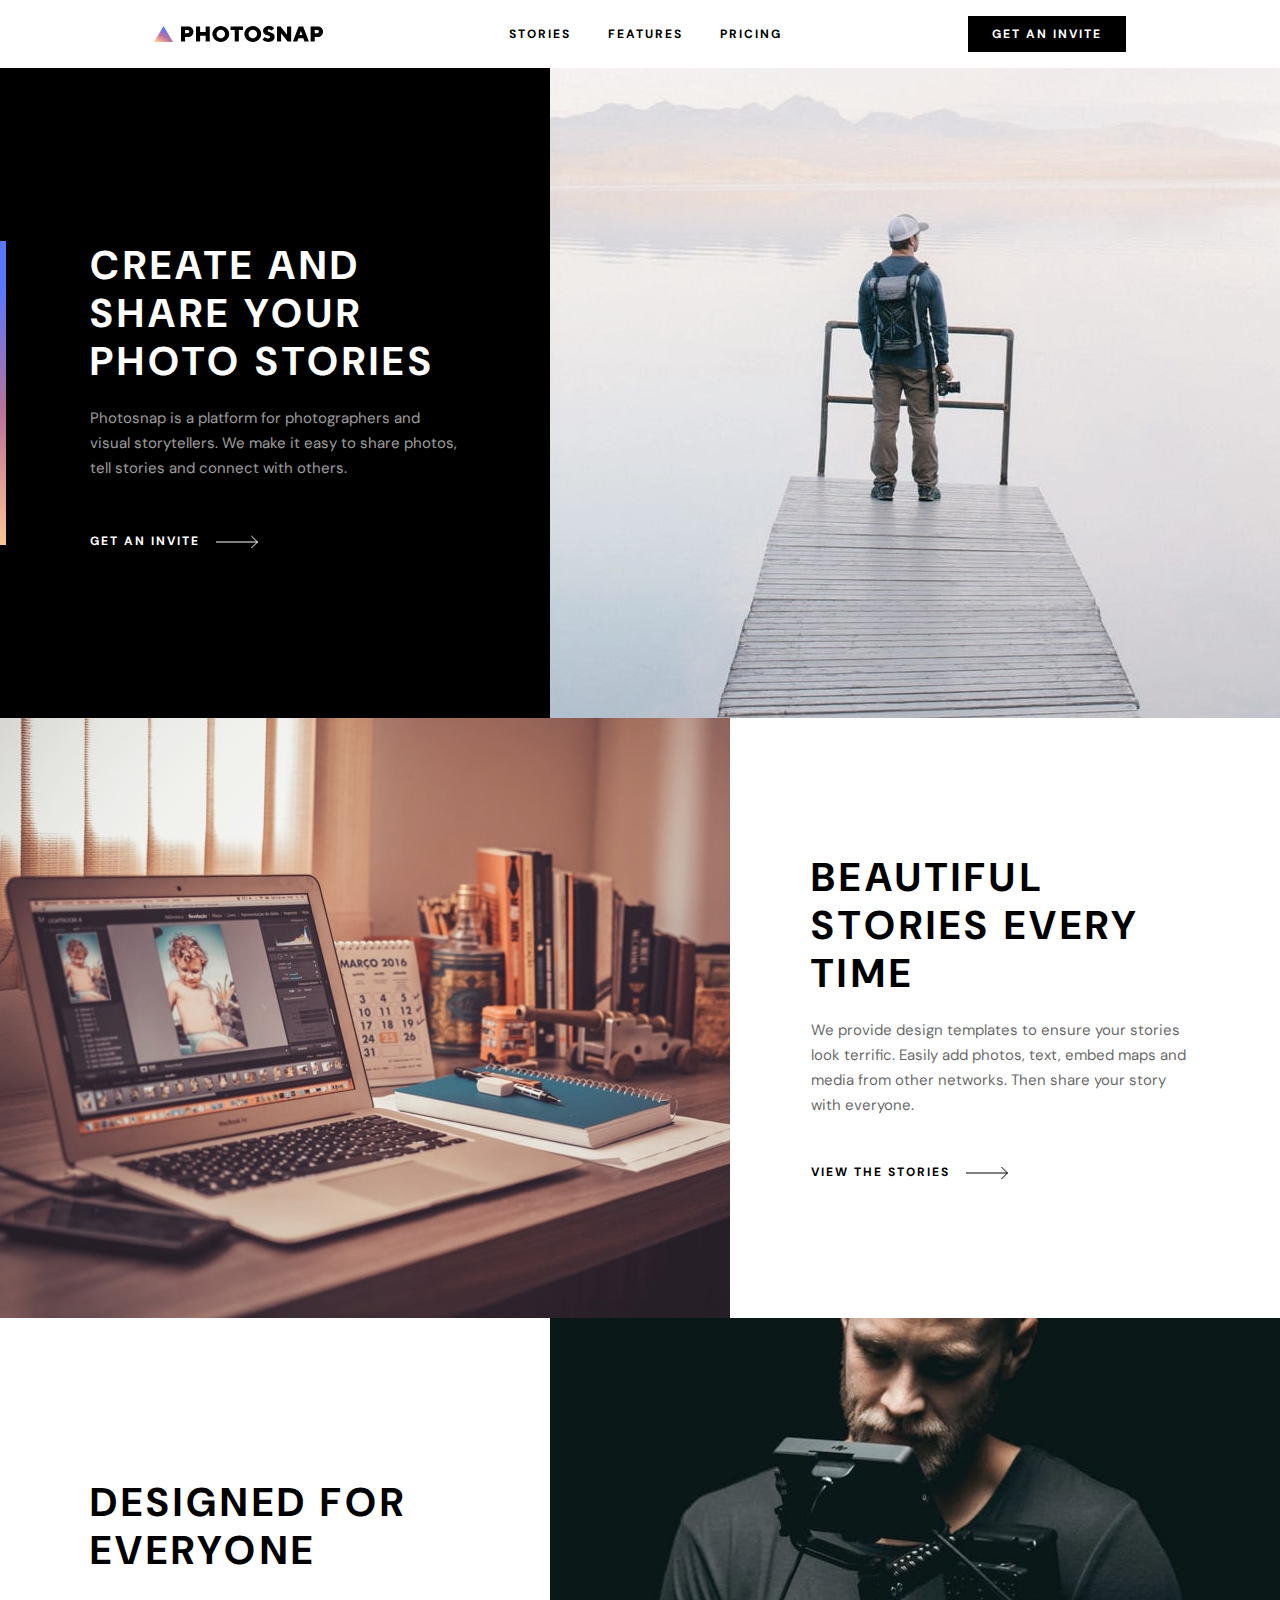
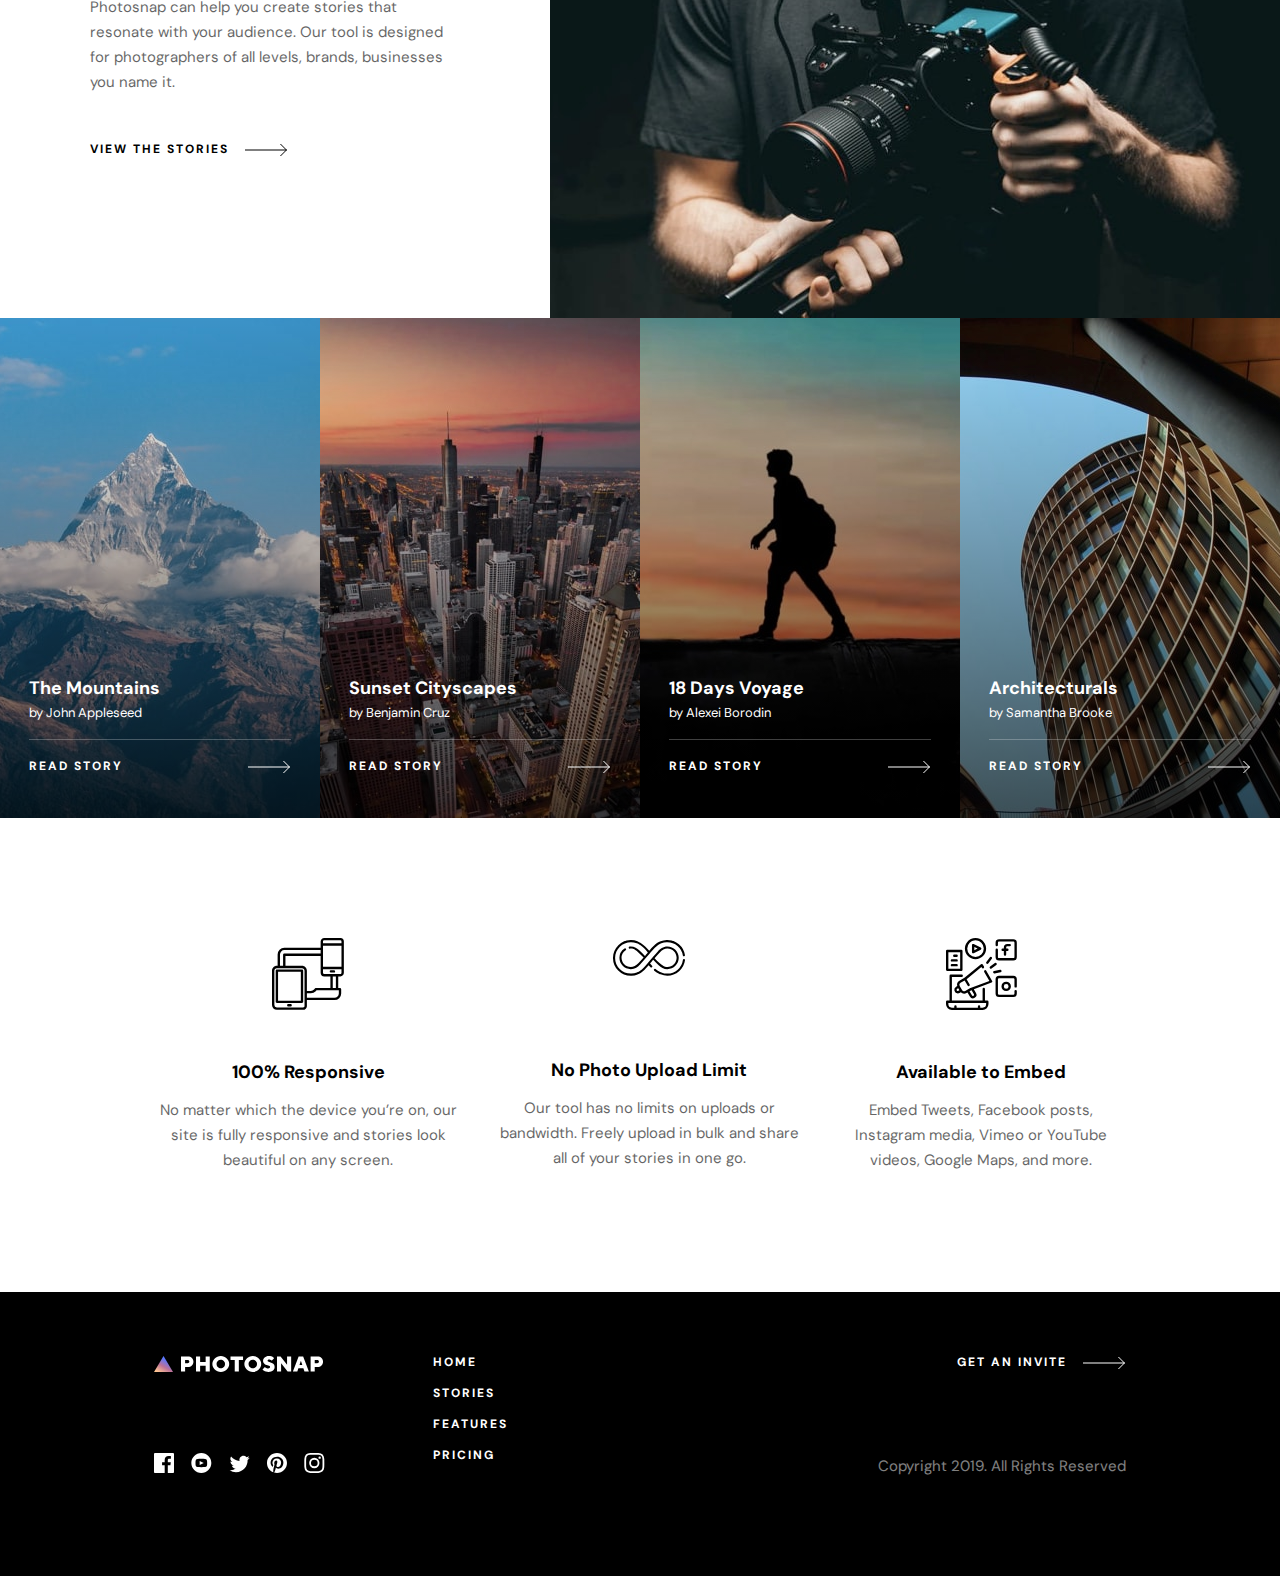
<file: index.html>
<!DOCTYPE html>
<html lang="en">
<head>
  <meta charset="UTF-8">
  <meta name="viewport" content="width=device-width, initial-scale=1.0">

  <link rel="icon" type="image/png" sizes="32x32" href="./assets/favicon-32x32.png">
  <link rel="stylesheet" href="css/main.css">
  
  <title>Photosnap</title>
</head>
<body>
  
  <header class="header">
    <div class="header__container container">
    <svg xmlns="http://www.w3.org/2000/svg" width="170" height="16" class="logo"><defs><linearGradient id="a" x1="0%" x2="50%" y1="85.457%" y2="14.543%"><stop offset="0%" stop-color="#FFC593"/><stop offset="51.945%" stop-color="#BC7198"/><stop offset="100%" stop-color="#5A77FF"/></linearGradient></defs><g fill="none" fill-rule="evenodd"><path fill="#000" fill-rule="nonzero" d="M31.108 15.568v-4.541h2.703c.836 0 1.6-.133 2.292-.4a5.19 5.19 0 001.773-1.113 5.1 5.1 0 001.146-1.676c.273-.642.41-1.344.41-2.108 0-.75-.137-1.449-.41-2.098a5.072 5.072 0 00-1.146-1.686A5.19 5.19 0 0036.103.832c-.692-.266-1.456-.4-2.292-.4H27v15.136h4.108zm2.487-8.217h-2.487V4.108h2.487c.49 0 .9.162 1.232.487.332.324.497.702.497 1.135 0 .432-.165.81-.497 1.135-.332.324-.742.486-1.232.486zm12.54 8.217V9.73h5.514v5.838h4.108V.432h-4.108v5.622h-5.514V.432h-4.108v15.136h4.108zM66.784 16a8.616 8.616 0 003.319-.638 8.401 8.401 0 002.68-1.74 8.192 8.192 0 001.785-2.552c.432-.965.648-1.989.648-3.07a7.428 7.428 0 00-.648-3.07 8.192 8.192 0 00-1.784-2.552 8.401 8.401 0 00-2.681-1.74A8.616 8.616 0 0066.783 0c-1.196 0-2.306.213-3.329.638a8.432 8.432 0 00-2.67 1.74A8.192 8.192 0 0059 4.93 7.428 7.428 0 0058.351 8c0 1.081.217 2.105.649 3.07a8.192 8.192 0 001.784 2.552 8.432 8.432 0 002.67 1.74c1.023.425 2.133.638 3.33.638zm0-3.676A4.285 4.285 0 0165.119 12a3.942 3.942 0 01-1.34-.908 4.33 4.33 0 01-.887-1.373A4.479 4.479 0 0162.568 8c0-.62.108-1.193.324-1.719a4.33 4.33 0 01.886-1.373c.375-.39.822-.692 1.34-.908a4.285 4.285 0 011.666-.324c.59 0 1.142.108 1.654.324.512.216.958.519 1.34.908.382.39.681.847.898 1.373.216.526.324 1.1.324 1.719 0 .62-.108 1.193-.324 1.719a4.236 4.236 0 01-.898 1.373c-.382.39-.828.692-1.34.908a4.206 4.206 0 01-1.654.324zm18.054 3.244V4.108h4.216V.432h-12.54v3.676h4.216v11.46h4.108zM98.784 16a8.616 8.616 0 003.319-.638 8.401 8.401 0 002.68-1.74 8.192 8.192 0 001.785-2.552c.432-.965.648-1.989.648-3.07a7.428 7.428 0 00-.648-3.07 8.192 8.192 0 00-1.784-2.552 8.401 8.401 0 00-2.681-1.74A8.616 8.616 0 0098.783 0c-1.196 0-2.306.213-3.329.638a8.432 8.432 0 00-2.67 1.74A8.192 8.192 0 0091 4.93 7.428 7.428 0 0090.351 8c0 1.081.217 2.105.649 3.07a8.192 8.192 0 001.784 2.552 8.432 8.432 0 002.67 1.74c1.023.425 2.133.638 3.33.638zm0-3.676A4.285 4.285 0 0197.119 12a3.942 3.942 0 01-1.34-.908 4.33 4.33 0 01-.887-1.373A4.479 4.479 0 0194.568 8c0-.62.108-1.193.324-1.719a4.33 4.33 0 01.886-1.373c.375-.39.822-.692 1.34-.908a4.285 4.285 0 011.666-.324c.59 0 1.142.108 1.654.324.512.216.958.519 1.34.908.382.39.681.847.898 1.373.216.526.324 1.1.324 1.719 0 .62-.108 1.193-.324 1.719a4.236 4.236 0 01-.898 1.373c-.382.39-.828.692-1.34.908a4.206 4.206 0 01-1.654.324zM114.568 16c.95 0 1.801-.133 2.55-.4.75-.267 1.385-.627 1.904-1.081.519-.454.915-.98 1.189-1.578.274-.599.41-1.236.41-1.914 0-.88-.172-1.6-.518-2.162a4.35 4.35 0 00-1.298-1.362 6.98 6.98 0 00-1.697-.822l-1.697-.562a7.533 7.533 0 01-1.297-.551c-.346-.195-.52-.465-.52-.811 0-.332.148-.63.444-.898.295-.266.688-.4 1.178-.4.375 0 .714.062 1.016.184.303.123.563.263.779.422.26.173.49.367.692.584l2.378-2.487a5.559 5.559 0 00-1.276-1.08c-.432-.275-.98-.523-1.643-.747C116.5.112 115.706 0 114.784 0c-.865 0-1.65.13-2.357.39-.706.259-1.308.605-1.805 1.037-.498.432-.883.93-1.157 1.492a3.908 3.908 0 00-.41 1.73c0 .879.172 1.6.518 2.162a4.35 4.35 0 001.297 1.362 6.98 6.98 0 001.698.822c.612.201 1.178.389 1.697.562.519.173.951.357 1.297.551.346.195.52.465.52.81 0 .433-.174.812-.52 1.136-.346.324-.821.487-1.427.487-.49 0-.933-.083-1.33-.25a5.466 5.466 0 01-1.027-.55 5.352 5.352 0 01-.886-.822l-2.378 2.486c.432.49.944.923 1.535 1.298.504.331 1.131.63 1.88.897.75.267 1.63.4 2.639.4zm12.54-.432V7.135l6.508 8.433h3.546V.432h-4.108v8.433L126.568.432H123v15.136h4.108zm16.216 0l1.081-3.244h4.973l1.081 3.244h4.433L149.162.432h-4.54l-5.73 15.136h4.432zm4.973-6.487h-2.81l1.405-4.432 1.405 4.432zm12.433 6.487v-4.541h2.702c.836 0 1.6-.133 2.292-.4a5.19 5.19 0 001.773-1.113 5.1 5.1 0 001.146-1.676c.274-.642.411-1.344.411-2.108 0-.75-.137-1.449-.41-2.098a5.072 5.072 0 00-1.147-1.686 5.19 5.19 0 00-1.773-1.114c-.692-.266-1.456-.4-2.292-.4h-6.81v15.136h4.108zm2.486-8.217h-2.486V4.108h2.486c.49 0 .901.162 1.233.487.331.324.497.702.497 1.135 0 .432-.166.81-.497 1.135-.332.324-.743.486-1.233.486z"/><path fill="url(#a)" d="M0 16L9.5 0 19 16z"/></g></svg>
    <nav class="navbar">
      <ul class="navbar__items">
        <li class="navbar__item"><a href="stories.html" class="navbar__link"><h4>Stories</h4></a></li>
        <li class="navbar__item"><a href="features.html" class="navbar__link"><h4>Features</h4></a></li>
        <li class="navbar__item"><a href="pricing.html" class="navbar__link"><h4>Pricing</h4></a></li>
      </ul>
      <a href="#" class="btn btn-primary btn-primary-mobile-nav"><h4>Get an invite</h4></a>
    </nav>
    <a href="#" class="btn btn-primary btn-primary-desktop-nav"><h4>Get an invite</h4></a>
    <a href="#" class="hamburger"><svg xmlns="http://www.w3.org/2000/svg" width="20" height="6"><g fill-rule="evenodd"><path d="M0 0h20v1H0zM0 5h20v1H0z"/></g></svg></a>
    <a href="#" class="close"><svg xmlns="http://www.w3.org/2000/svg" width="16" height="15"><path fill-rule="evenodd" d="M14.718.075l.707.707L8.707 7.5l6.718 6.718-.707.707L8 8.207l-6.718 6.718-.707-.707L7.293 7.5.575.782l.707-.707L8 6.793 14.718.075z"/></svg></a>
  </div>
  </header>

  <section class="hero">
    <div class="hero__img"></div>
    <div class="hero__details container">
      <h1 class="hero__details__title">Create and share your photo Stories</h1>
      <p class="hero__details__text">Photosnap is a platform for photographers and visual storytellers. We make it 
        easy to share photos, tell stories and connect with others.</p>
        <a href="#" class="btn btn-quarternary"><h4>Get an invite</h4><svg xmlns="http://www.w3.org/2000/svg" width="43" height="14"><g fill="none" fill-rule="evenodd" stroke="#000"><path d="M0 7h41.864M35.428 1l6 6-6 6"/></g></svg></a>
    </div>
  </section>

  <section class="stories">
    <div class="stories__img"></div>
    <div class="stories__details container">
      <h1 class="stories__details__title">Beautiful stories every time</h1>
      <p class="stories__details__text">We provide design templates to ensure your stories look terrific. Easily add 
        photos, text, embed maps and media from other networks. Then share your story 
        with everyone.</p>
        <a href="stories.html" class="btn btn-secondary"><h4>View the stories</h4><svg xmlns="http://www.w3.org/2000/svg" width="43" height="14"><g fill="none" fill-rule="evenodd" stroke="#000"><path d="M0 7h41.864M35.428 1l6 6-6 6"/></g></svg></a>
    </div>
  </section>

  <section class="design">
    <div class="design__img"></div>
    <div class="design__details container">
      <h1 class="design__details__title">Designed for everyone</h1>
      <p class="design__details__text"> Photosnap can help you create stories that resonate with your audience.  Our 
        tool is designed for photographers of all levels, brands, businesses you name it.</p>
        <a href="stories.html" class="btn btn-secondary"><h4>View the stories</h4><svg xmlns="http://www.w3.org/2000/svg" width="43" height="14"><g fill="none" fill-rule="evenodd" stroke="#000"><path d="M0 7h41.864M35.428 1l6 6-6 6"/></g></svg></a>
    </div>
  </section>

  
  <section class="image-grid">
    <div class="img-card img-card-mountains">
      <div class="img-card__details">
      <h3 class="img-card__title">The Mountains</h3>
      <p class="img-card__author">by John Appleseed</p>
      <div class="line"></div>
      <a href="#" class="btn btn-quarternary img-card__button"><h4>Read Story</h4><svg xmlns="http://www.w3.org/2000/svg" width="43" height="14"><g fill="none" fill-rule="evenodd" stroke="#000"><path d="M0 7h41.864M35.428 1l6 6-6 6"/></g></svg></a>
    </div>
    </div>
    <div class="img-card img-card-sunset">
      <div class="img-card__details">
      <h3 class="img-card__title">Sunset Cityscapes</h3>
      <p class="img-card__author">by Benjamin Cruz</p>
      <div class="line"></div>
      <a href="#" class="btn btn-quarternary img-card__button"><h4>Read Story</h4><svg xmlns="http://www.w3.org/2000/svg" width="43" height="14"><g fill="none" fill-rule="evenodd" stroke="#000"><path d="M0 7h41.864M35.428 1l6 6-6 6"/></g></svg></a>
    </div>
    </div>
    <div class="img-card img-card-voyage">
      <div class="img-card__details">
      <h3 class="img-card__title">18 Days Voyage</h3>
      <p class="img-card__author">by Alexei Borodin</p>
      <div class="line"></div>
      <a href="#" class="btn btn-quarternary img-card__button"><h4>Read Story</h4><svg xmlns="http://www.w3.org/2000/svg" width="43" height="14"><g fill="none" fill-rule="evenodd" stroke="#000"><path d="M0 7h41.864M35.428 1l6 6-6 6"/></g></svg></a>
    </div>
    </div>
    <div class="img-card img-card-architecturals">
      <div class="img-card__details">
      <h3 class="img-card__title">Architecturals</h3>
      <p class="img-card__author">by Samantha Brooke</p>
      <div class="line"></div>
      <a href="#" class="btn btn-quarternary img-card__button"><h4>Read Story</h4><svg xmlns="http://www.w3.org/2000/svg" width="43" height="14"><g fill="none" fill-rule="evenodd" stroke="#000"><path d="M0 7h41.864M35.428 1l6 6-6 6"/></g></svg></a>
    </div>
    </div>
  </section>

  
  <section class="features container">
    <div class="feature">
      <img src="./assets/features/desktop/responsive.svg" alt="responsive websites" class="feature__img">
      <h3 class="feature__title">100% Responsive</h3>
      <p class="feature__text">No matter which the device you’re on, our site is fully responsive and stories 
        look beautiful on any screen.</p>
    </div>
    <div class="feature">
      <img src="./assets/features/desktop/no-limit.svg" alt="no photo limit" class="feature__img feature__img-limit">
      <h3 class="feature__title">No Photo Upload Limit</h3>
      <p class="feature__text">Our tool has no limits on uploads or bandwidth. Freely upload in bulk and 
        share all of your stories in one go.</p>
    </div>
    <div class="feature">
      <img src="./assets/features/desktop/embed.svg" alt="embed" class="feature__img">
      <h3 class="feature__title">Available to Embed</h3>
      <p class="feature__text">Embed Tweets, Facebook posts, Instagram media, Vimeo or YouTube videos, 
        Google Maps, and more. </p>
    </div>
  </section>


  <footer class="footer">
    <div class="footer__items container">
      <div class="footer__item footer__item-one">
            <svg xmlns="http://www.w3.org/2000/svg" width="170" height="16" class="footer-logo"><defs><linearGradient id="a" x1="0%" x2="50%" y1="85.457%" y2="14.543%"><stop offset="0%" stop-color="#FFC593"/><stop offset="51.945%" stop-color="#BC7198"/><stop offset="100%" stop-color="#5A77FF"/></linearGradient></defs><g fill="none" fill-rule="evenodd"><path fill="#ffffff" fill-rule="nonzero" d="M31.108 15.568v-4.541h2.703c.836 0 1.6-.133 2.292-.4a5.19 5.19 0 001.773-1.113 5.1 5.1 0 001.146-1.676c.273-.642.41-1.344.41-2.108 0-.75-.137-1.449-.41-2.098a5.072 5.072 0 00-1.146-1.686A5.19 5.19 0 0036.103.832c-.692-.266-1.456-.4-2.292-.4H27v15.136h4.108zm2.487-8.217h-2.487V4.108h2.487c.49 0 .9.162 1.232.487.332.324.497.702.497 1.135 0 .432-.165.81-.497 1.135-.332.324-.742.486-1.232.486zm12.54 8.217V9.73h5.514v5.838h4.108V.432h-4.108v5.622h-5.514V.432h-4.108v15.136h4.108zM66.784 16a8.616 8.616 0 003.319-.638 8.401 8.401 0 002.68-1.74 8.192 8.192 0 001.785-2.552c.432-.965.648-1.989.648-3.07a7.428 7.428 0 00-.648-3.07 8.192 8.192 0 00-1.784-2.552 8.401 8.401 0 00-2.681-1.74A8.616 8.616 0 0066.783 0c-1.196 0-2.306.213-3.329.638a8.432 8.432 0 00-2.67 1.74A8.192 8.192 0 0059 4.93 7.428 7.428 0 0058.351 8c0 1.081.217 2.105.649 3.07a8.192 8.192 0 001.784 2.552 8.432 8.432 0 002.67 1.74c1.023.425 2.133.638 3.33.638zm0-3.676A4.285 4.285 0 0165.119 12a3.942 3.942 0 01-1.34-.908 4.33 4.33 0 01-.887-1.373A4.479 4.479 0 0162.568 8c0-.62.108-1.193.324-1.719a4.33 4.33 0 01.886-1.373c.375-.39.822-.692 1.34-.908a4.285 4.285 0 011.666-.324c.59 0 1.142.108 1.654.324.512.216.958.519 1.34.908.382.39.681.847.898 1.373.216.526.324 1.1.324 1.719 0 .62-.108 1.193-.324 1.719a4.236 4.236 0 01-.898 1.373c-.382.39-.828.692-1.34.908a4.206 4.206 0 01-1.654.324zm18.054 3.244V4.108h4.216V.432h-12.54v3.676h4.216v11.46h4.108zM98.784 16a8.616 8.616 0 003.319-.638 8.401 8.401 0 002.68-1.74 8.192 8.192 0 001.785-2.552c.432-.965.648-1.989.648-3.07a7.428 7.428 0 00-.648-3.07 8.192 8.192 0 00-1.784-2.552 8.401 8.401 0 00-2.681-1.74A8.616 8.616 0 0098.783 0c-1.196 0-2.306.213-3.329.638a8.432 8.432 0 00-2.67 1.74A8.192 8.192 0 0091 4.93 7.428 7.428 0 0090.351 8c0 1.081.217 2.105.649 3.07a8.192 8.192 0 001.784 2.552 8.432 8.432 0 002.67 1.74c1.023.425 2.133.638 3.33.638zm0-3.676A4.285 4.285 0 0197.119 12a3.942 3.942 0 01-1.34-.908 4.33 4.33 0 01-.887-1.373A4.479 4.479 0 0194.568 8c0-.62.108-1.193.324-1.719a4.33 4.33 0 01.886-1.373c.375-.39.822-.692 1.34-.908a4.285 4.285 0 011.666-.324c.59 0 1.142.108 1.654.324.512.216.958.519 1.34.908.382.39.681.847.898 1.373.216.526.324 1.1.324 1.719 0 .62-.108 1.193-.324 1.719a4.236 4.236 0 01-.898 1.373c-.382.39-.828.692-1.34.908a4.206 4.206 0 01-1.654.324zM114.568 16c.95 0 1.801-.133 2.55-.4.75-.267 1.385-.627 1.904-1.081.519-.454.915-.98 1.189-1.578.274-.599.41-1.236.41-1.914 0-.88-.172-1.6-.518-2.162a4.35 4.35 0 00-1.298-1.362 6.98 6.98 0 00-1.697-.822l-1.697-.562a7.533 7.533 0 01-1.297-.551c-.346-.195-.52-.465-.52-.811 0-.332.148-.63.444-.898.295-.266.688-.4 1.178-.4.375 0 .714.062 1.016.184.303.123.563.263.779.422.26.173.49.367.692.584l2.378-2.487a5.559 5.559 0 00-1.276-1.08c-.432-.275-.98-.523-1.643-.747C116.5.112 115.706 0 114.784 0c-.865 0-1.65.13-2.357.39-.706.259-1.308.605-1.805 1.037-.498.432-.883.93-1.157 1.492a3.908 3.908 0 00-.41 1.73c0 .879.172 1.6.518 2.162a4.35 4.35 0 001.297 1.362 6.98 6.98 0 001.698.822c.612.201 1.178.389 1.697.562.519.173.951.357 1.297.551.346.195.52.465.52.81 0 .433-.174.812-.52 1.136-.346.324-.821.487-1.427.487-.49 0-.933-.083-1.33-.25a5.466 5.466 0 01-1.027-.55 5.352 5.352 0 01-.886-.822l-2.378 2.486c.432.49.944.923 1.535 1.298.504.331 1.131.63 1.88.897.75.267 1.63.4 2.639.4zm12.54-.432V7.135l6.508 8.433h3.546V.432h-4.108v8.433L126.568.432H123v15.136h4.108zm16.216 0l1.081-3.244h4.973l1.081 3.244h4.433L149.162.432h-4.54l-5.73 15.136h4.432zm4.973-6.487h-2.81l1.405-4.432 1.405 4.432zm12.433 6.487v-4.541h2.702c.836 0 1.6-.133 2.292-.4a5.19 5.19 0 001.773-1.113 5.1 5.1 0 001.146-1.676c.274-.642.411-1.344.411-2.108 0-.75-.137-1.449-.41-2.098a5.072 5.072 0 00-1.147-1.686 5.19 5.19 0 00-1.773-1.114c-.692-.266-1.456-.4-2.292-.4h-6.81v15.136h4.108zm2.486-8.217h-2.486V4.108h2.486c.49 0 .901.162 1.233.487.331.324.497.702.497 1.135 0 .432-.166.81-.497 1.135-.332.324-.743.486-1.233.486z"/><path fill="url(#a)" d="M0 16L9.5 0 19 16z"/></g></svg>
            <div class="footer__social-icons">
              <svg xmlns="http://www.w3.org/2000/svg" width="20" height="20" class="facebook-icon"><defs><linearGradient id="facebook" x1="100%" x2="0%" y1="0%" y2="100%"><stop offset="0%" stop-color="#63AFDB"/><stop offset="100%" stop-color="#6028F1"/></linearGradient></defs><path fill="white" d="M18.896 0H1.104C.494 0 0 .494 0 1.104v17.793C0 19.506.494 20 1.104 20h9.58v-7.745H8.076V9.237h2.606V7.01c0-2.583 1.578-3.99 3.883-3.99 1.104 0 2.052.082 2.329.119v2.7h-1.598c-1.254 0-1.496.597-1.496 1.47v1.928h2.989l-.39 3.018h-2.6V20h5.098c.608 0 1.102-.494 1.102-1.104V1.104C20 .494 19.506 0 18.896 0z"/></svg>
              <svg xmlns="http://www.w3.org/2000/svg" width="21" height="20" class="youtube-icon"><defs><linearGradient id="youtube" x1="0%" x2="100%" y1="100%" y2="0%"><stop offset="0%" stop-color="#D3205A"/><stop offset="100%" stop-color="#FF5A5A"/></linearGradient></defs><path fill="white" d="M43.33 0c-5.523 0-10 4.478-10 10 0 5.523 4.477 10 10 10s10-4.477 10-10c0-5.522-4.477-10-10-10zm3.7 14.077c-1.75.12-5.653.12-7.402 0-1.896-.13-2.117-1.059-2.131-4.077.014-3.024.237-3.947 2.131-4.077 1.75-.12 5.652-.12 7.403 0 1.897.13 2.117 1.059 2.132 4.077-.015 3.024-.237 3.947-2.132 4.077zm-5.367-6.029l4.098 1.949-4.098 1.955V8.048z" transform="translate(-33)"/></svg>
              <svg xmlns="http://www.w3.org/2000/svg" width="21" height="18" class="twitter-icon"><defs><linearGradient id="twitter" x1="100%" x2="0%" y1="16.979%" y2="83.021%"><stop offset="0%" stop-color="#65FFEB"/><stop offset="100%" stop-color="#27718A"/></linearGradient></defs><path fill="white" d="M86.66 3.797a8.192 8.192 0 01-2.357.646 4.11 4.11 0 001.805-2.27 8.22 8.22 0 01-2.606.996 4.096 4.096 0 00-2.995-1.296c-2.65 0-4.596 2.472-3.998 5.038a11.648 11.648 0 01-8.457-4.287 4.109 4.109 0 001.27 5.478 4.086 4.086 0 01-1.858-.513c-.045 1.901 1.318 3.68 3.291 4.075a4.113 4.113 0 01-1.853.07 4.106 4.106 0 003.833 2.85 8.25 8.25 0 01-6.075 1.7 11.616 11.616 0 006.29 1.843c7.618 0 11.922-6.434 11.662-12.205a8.354 8.354 0 002.048-2.124z" transform="translate(-66 -1)"/></svg>
              <svg xmlns="http://www.w3.org/2000/svg" width="20" height="20" class="pinterest-icon"><defs><linearGradient id="pinterest" x1="100%" x2="0%" y1="0%" y2="100%"><stop offset="0%" stop-color="#F6C683"/><stop offset="100%" stop-color="#DE3838"/></linearGradient></defs><path fill="white" d="M109.99 0c-5.522 0-10 4.477-10 10 0 4.237 2.636 7.855 6.356 9.312-.088-.791-.167-2.005.035-2.868.181-.78 1.172-4.97 1.172-4.97s-.299-.6-.299-1.486c0-1.39.806-2.428 1.81-2.428.852 0 1.264.64 1.264 1.408 0 .858-.546 2.14-.828 3.33-.236.995.5 1.807 1.48 1.807 1.778 0 3.144-1.874 3.144-4.58 0-2.393-1.72-4.068-4.176-4.068-2.845 0-4.515 2.135-4.515 4.34 0 .859.33 1.781.744 2.281a.3.3 0 01.069.288l-.278 1.133c-.044.183-.145.223-.335.134-1.249-.581-2.03-2.407-2.03-3.874 0-3.154 2.292-6.052 6.608-6.052 3.469 0 6.165 2.473 6.165 5.776 0 3.447-2.173 6.22-5.19 6.22-1.013 0-1.965-.525-2.291-1.148l-.623 2.378c-.226.869-.835 1.958-1.244 2.621.937.29 1.931.446 2.962.446 5.523 0 10-4.477 10-10s-4.477-10-10-10z" transform="translate(-100)"/></svg>
              <svg xmlns="http://www.w3.org/2000/svg" width="21" height="20" class="instagram-icon"><defs><linearGradient id="instagram" x1="0%" x2="50%" y1="100%" y2="0%"><stop offset="0%" stop-color="#FFC593"/><stop offset="51.945%" stop-color="#BC7198"/><stop offset="100%" stop-color="#5A77FF"/></linearGradient></defs><path fill="white" d="M143.32 1.802c2.67 0 2.987.01 4.042.059 2.71.123 3.976 1.409 4.099 4.099.048 1.054.057 1.37.057 4.04 0 2.672-.01 2.988-.057 4.042-.124 2.687-1.387 3.975-4.1 4.099-1.054.048-1.37.058-4.041.058-2.67 0-2.987-.01-4.04-.058-2.718-.124-3.977-1.416-4.1-4.1-.048-1.054-.058-1.37-.058-4.041 0-2.67.01-2.986.058-4.04.124-2.69 1.387-3.977 4.1-4.1 1.054-.048 1.37-.058 4.04-.058zm0-1.802c-2.716 0-3.056.012-4.123.06-3.631.167-5.65 2.182-5.816 5.817-.05 1.067-.061 1.407-.061 4.123s.012 3.057.06 4.123c.167 3.632 2.182 5.65 5.817 5.817 1.067.048 1.407.06 4.123.06s3.057-.012 4.123-.06c3.629-.167 5.652-2.182 5.816-5.817.05-1.066.061-1.407.061-4.123s-.012-3.056-.06-4.122c-.163-3.629-2.18-5.65-5.816-5.817C146.377.01 146.036 0 143.32 0zm0 4.865a5.135 5.135 0 100 10.27 5.135 5.135 0 000-10.27zm0 8.468a3.333 3.333 0 110-6.666 3.333 3.333 0 010 6.666zm5.338-9.87a1.2 1.2 0 100 2.4 1.2 1.2 0 000-2.4z" transform="translate(-133)"/></svg>
            </div>
      </div>
      <div class="footer__item footer__item-two">
        <ul class="footer__item__nav">  
          <li class="footer__item__nav-links"><a href="index.html" class="footer__item__nav-link"><h4>Home</h4></a></li>
          <li class="footer__item__nav-links"><a href="stories.html" class="footer__item__nav-link"><h4>Stories</h4></a></li>
          <li class="footer__item__nav-links"><a href="features.html" class="footer__item__nav-link"><h4>Features</h4></a></li>
          <li class="footer__item__nav-links"><a href="pricing.html" class="footer__item__nav-link"><h4>Pricing</h4></a></li>
        </ul>
      </div>
      <div class="footer__item footer__item-three">
        <a href="#" class="btn btn-quarternary"><h4>Get an invite</h4><svg xmlns="http://www.w3.org/2000/svg" width="43" height="14"><g fill="none" fill-rule="evenodd" stroke="#000"><path d="M0 7h41.864M35.428 1l6 6-6 6"/></g></svg></a>
        <p class="copyright">Copyright 2019. All Rights Reserved</p>
      </div>
    </div>
  </footer>
</body>
<script src="scripts/main.js"></script>
</html>
</file>
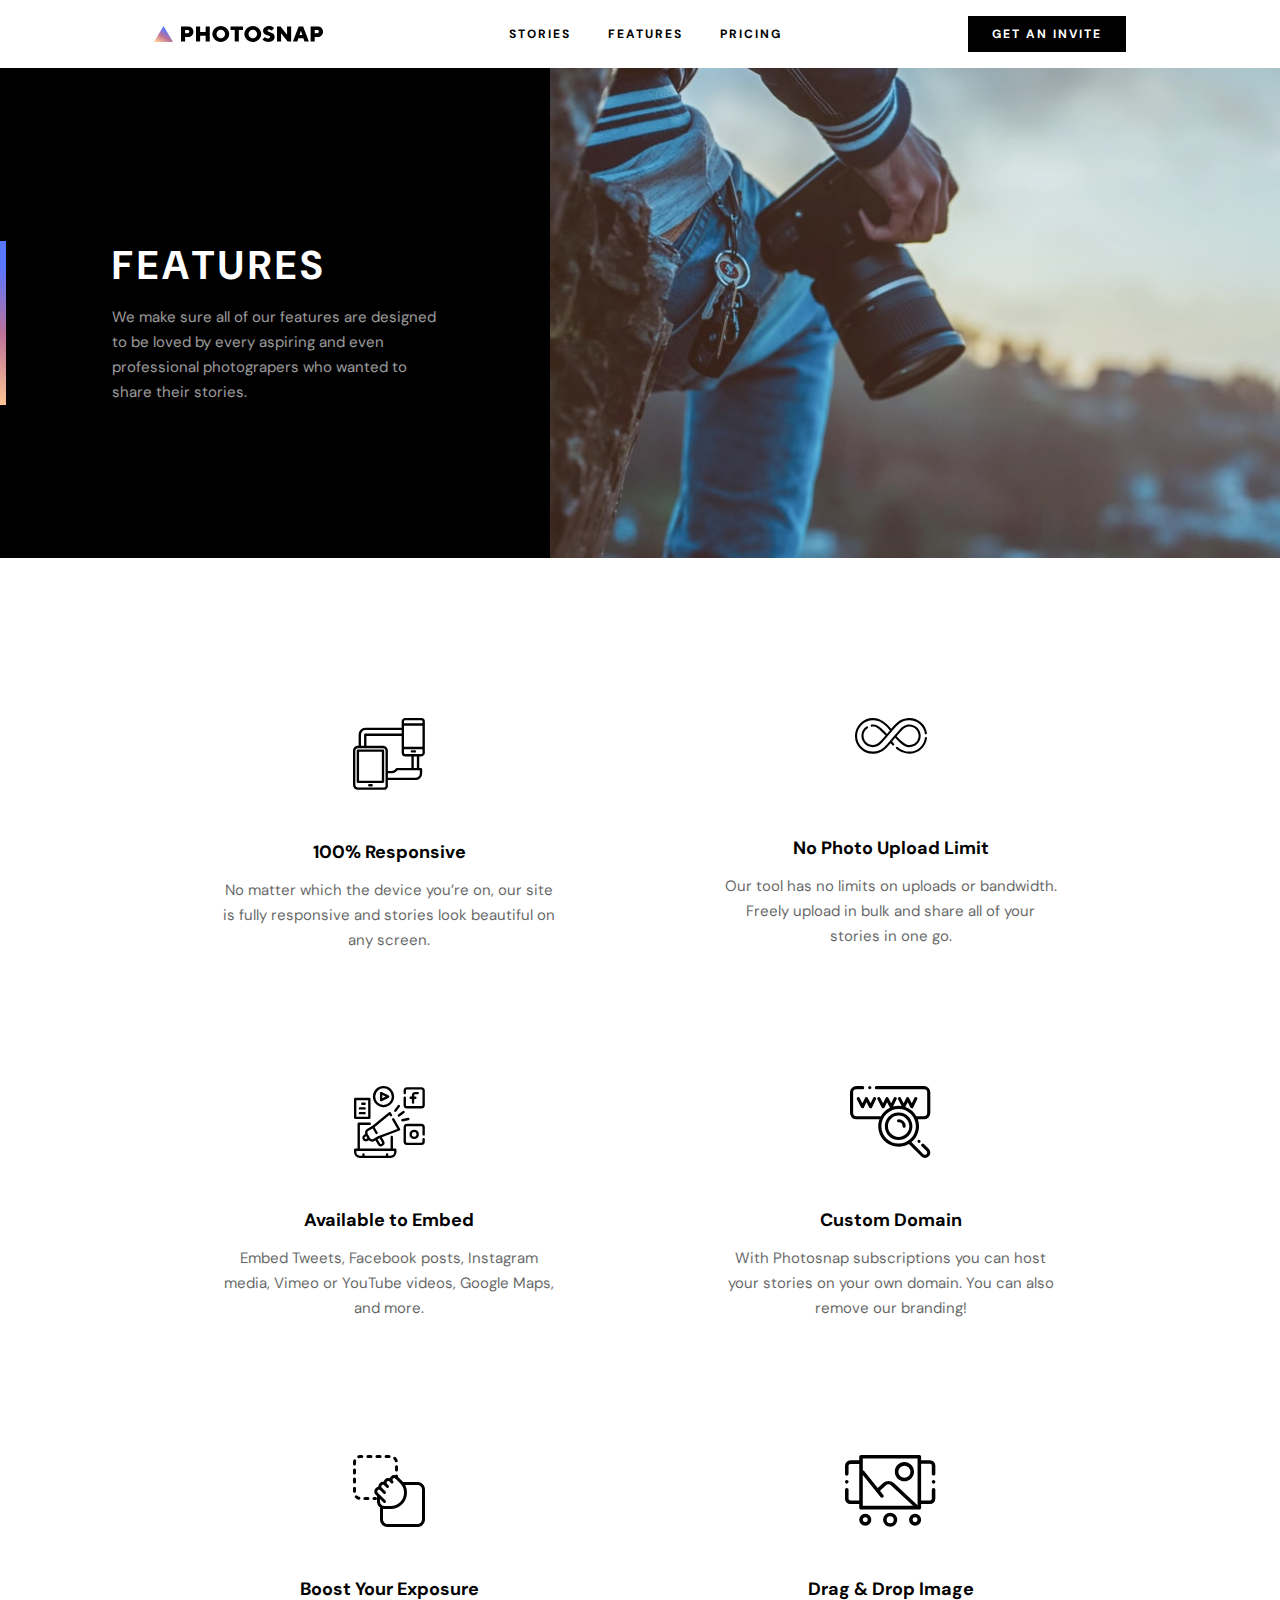
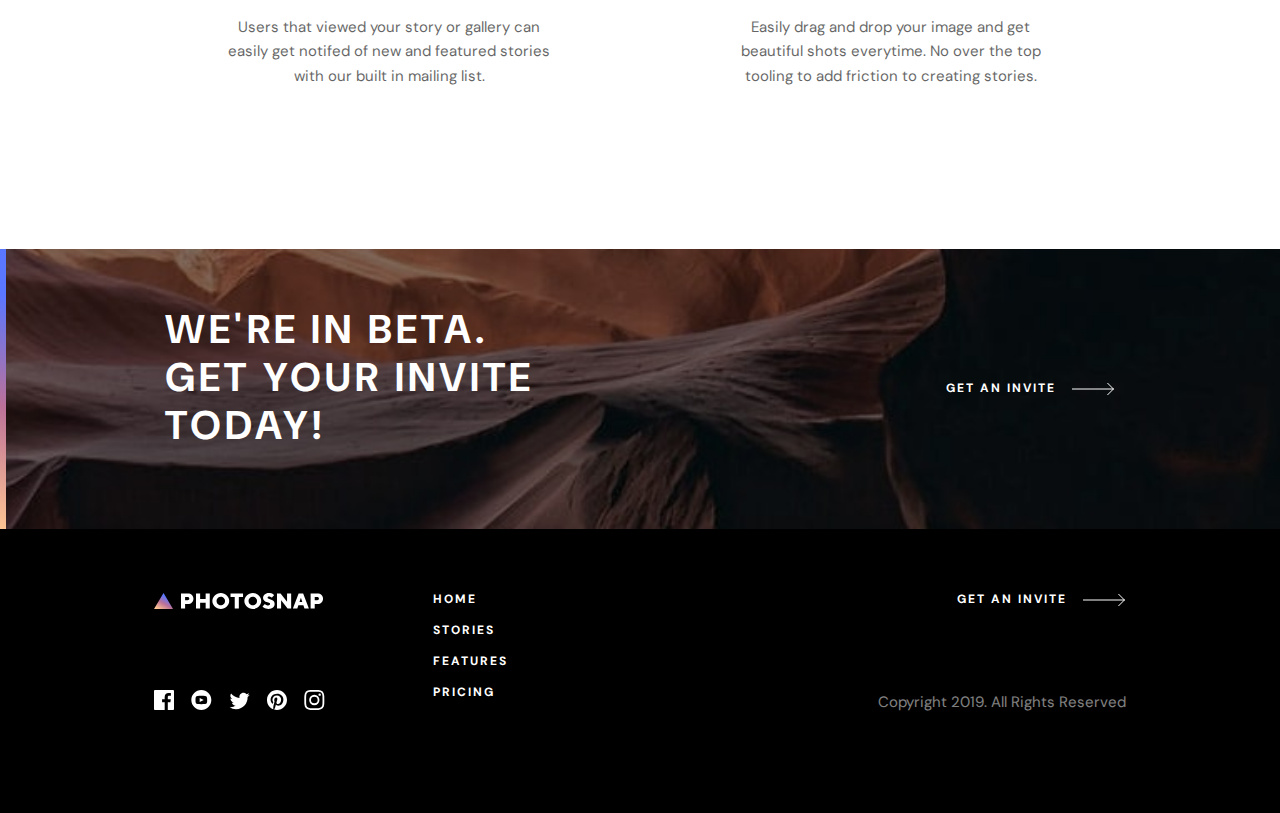
<file: features.html>
<!DOCTYPE html>
<html lang="en">
<head>
  <meta charset="UTF-8">
  <meta name="viewport" content="width=device-width, initial-scale=1.0">

  <link rel="icon" type="image/png" sizes="32x32" href="./assets/favicon-32x32.png">
  <link rel="stylesheet" href="css/main.css">
  <title>Photosnap</title>
</head>
<body>

  <header class="header">
    <div class="header__container container">
    <svg xmlns="http://www.w3.org/2000/svg" width="170" height="16" class="logo"><defs><linearGradient id="a" x1="0%" x2="50%" y1="85.457%" y2="14.543%"><stop offset="0%" stop-color="#FFC593"/><stop offset="51.945%" stop-color="#BC7198"/><stop offset="100%" stop-color="#5A77FF"/></linearGradient></defs><g fill="none" fill-rule="evenodd"><path fill="#000" fill-rule="nonzero" d="M31.108 15.568v-4.541h2.703c.836 0 1.6-.133 2.292-.4a5.19 5.19 0 001.773-1.113 5.1 5.1 0 001.146-1.676c.273-.642.41-1.344.41-2.108 0-.75-.137-1.449-.41-2.098a5.072 5.072 0 00-1.146-1.686A5.19 5.19 0 0036.103.832c-.692-.266-1.456-.4-2.292-.4H27v15.136h4.108zm2.487-8.217h-2.487V4.108h2.487c.49 0 .9.162 1.232.487.332.324.497.702.497 1.135 0 .432-.165.81-.497 1.135-.332.324-.742.486-1.232.486zm12.54 8.217V9.73h5.514v5.838h4.108V.432h-4.108v5.622h-5.514V.432h-4.108v15.136h4.108zM66.784 16a8.616 8.616 0 003.319-.638 8.401 8.401 0 002.68-1.74 8.192 8.192 0 001.785-2.552c.432-.965.648-1.989.648-3.07a7.428 7.428 0 00-.648-3.07 8.192 8.192 0 00-1.784-2.552 8.401 8.401 0 00-2.681-1.74A8.616 8.616 0 0066.783 0c-1.196 0-2.306.213-3.329.638a8.432 8.432 0 00-2.67 1.74A8.192 8.192 0 0059 4.93 7.428 7.428 0 0058.351 8c0 1.081.217 2.105.649 3.07a8.192 8.192 0 001.784 2.552 8.432 8.432 0 002.67 1.74c1.023.425 2.133.638 3.33.638zm0-3.676A4.285 4.285 0 0165.119 12a3.942 3.942 0 01-1.34-.908 4.33 4.33 0 01-.887-1.373A4.479 4.479 0 0162.568 8c0-.62.108-1.193.324-1.719a4.33 4.33 0 01.886-1.373c.375-.39.822-.692 1.34-.908a4.285 4.285 0 011.666-.324c.59 0 1.142.108 1.654.324.512.216.958.519 1.34.908.382.39.681.847.898 1.373.216.526.324 1.1.324 1.719 0 .62-.108 1.193-.324 1.719a4.236 4.236 0 01-.898 1.373c-.382.39-.828.692-1.34.908a4.206 4.206 0 01-1.654.324zm18.054 3.244V4.108h4.216V.432h-12.54v3.676h4.216v11.46h4.108zM98.784 16a8.616 8.616 0 003.319-.638 8.401 8.401 0 002.68-1.74 8.192 8.192 0 001.785-2.552c.432-.965.648-1.989.648-3.07a7.428 7.428 0 00-.648-3.07 8.192 8.192 0 00-1.784-2.552 8.401 8.401 0 00-2.681-1.74A8.616 8.616 0 0098.783 0c-1.196 0-2.306.213-3.329.638a8.432 8.432 0 00-2.67 1.74A8.192 8.192 0 0091 4.93 7.428 7.428 0 0090.351 8c0 1.081.217 2.105.649 3.07a8.192 8.192 0 001.784 2.552 8.432 8.432 0 002.67 1.74c1.023.425 2.133.638 3.33.638zm0-3.676A4.285 4.285 0 0197.119 12a3.942 3.942 0 01-1.34-.908 4.33 4.33 0 01-.887-1.373A4.479 4.479 0 0194.568 8c0-.62.108-1.193.324-1.719a4.33 4.33 0 01.886-1.373c.375-.39.822-.692 1.34-.908a4.285 4.285 0 011.666-.324c.59 0 1.142.108 1.654.324.512.216.958.519 1.34.908.382.39.681.847.898 1.373.216.526.324 1.1.324 1.719 0 .62-.108 1.193-.324 1.719a4.236 4.236 0 01-.898 1.373c-.382.39-.828.692-1.34.908a4.206 4.206 0 01-1.654.324zM114.568 16c.95 0 1.801-.133 2.55-.4.75-.267 1.385-.627 1.904-1.081.519-.454.915-.98 1.189-1.578.274-.599.41-1.236.41-1.914 0-.88-.172-1.6-.518-2.162a4.35 4.35 0 00-1.298-1.362 6.98 6.98 0 00-1.697-.822l-1.697-.562a7.533 7.533 0 01-1.297-.551c-.346-.195-.52-.465-.52-.811 0-.332.148-.63.444-.898.295-.266.688-.4 1.178-.4.375 0 .714.062 1.016.184.303.123.563.263.779.422.26.173.49.367.692.584l2.378-2.487a5.559 5.559 0 00-1.276-1.08c-.432-.275-.98-.523-1.643-.747C116.5.112 115.706 0 114.784 0c-.865 0-1.65.13-2.357.39-.706.259-1.308.605-1.805 1.037-.498.432-.883.93-1.157 1.492a3.908 3.908 0 00-.41 1.73c0 .879.172 1.6.518 2.162a4.35 4.35 0 001.297 1.362 6.98 6.98 0 001.698.822c.612.201 1.178.389 1.697.562.519.173.951.357 1.297.551.346.195.52.465.52.81 0 .433-.174.812-.52 1.136-.346.324-.821.487-1.427.487-.49 0-.933-.083-1.33-.25a5.466 5.466 0 01-1.027-.55 5.352 5.352 0 01-.886-.822l-2.378 2.486c.432.49.944.923 1.535 1.298.504.331 1.131.63 1.88.897.75.267 1.63.4 2.639.4zm12.54-.432V7.135l6.508 8.433h3.546V.432h-4.108v8.433L126.568.432H123v15.136h4.108zm16.216 0l1.081-3.244h4.973l1.081 3.244h4.433L149.162.432h-4.54l-5.73 15.136h4.432zm4.973-6.487h-2.81l1.405-4.432 1.405 4.432zm12.433 6.487v-4.541h2.702c.836 0 1.6-.133 2.292-.4a5.19 5.19 0 001.773-1.113 5.1 5.1 0 001.146-1.676c.274-.642.411-1.344.411-2.108 0-.75-.137-1.449-.41-2.098a5.072 5.072 0 00-1.147-1.686 5.19 5.19 0 00-1.773-1.114c-.692-.266-1.456-.4-2.292-.4h-6.81v15.136h4.108zm2.486-8.217h-2.486V4.108h2.486c.49 0 .901.162 1.233.487.331.324.497.702.497 1.135 0 .432-.166.81-.497 1.135-.332.324-.743.486-1.233.486z"/><path fill="url(#a)" d="M0 16L9.5 0 19 16z"/></g></svg>
    <nav class="navbar">
      <ul class="navbar__items">
        <li class="navbar__item"><a href="stories.html" class="navbar__link"><h4>Stories</h4></a></li>
        <li class="navbar__item"><a href="features.html" class="navbar__link"><h4>Features</h4></a></li>
        <li class="navbar__item"><a href="pricing.html" class="navbar__link"><h4>Pricing</h4></a></li>
      </ul>
      <a href="#" class="btn btn-primary btn-primary-mobile-nav"><h4>Get an invite</h4></a>
    </nav>
    <a href="#" class="btn btn-primary btn-primary-desktop-nav"><h4>Get an invite</h4></a>
    <a href="#" class="hamburger"><svg xmlns="http://www.w3.org/2000/svg" width="20" height="6"><g fill-rule="evenodd"><path d="M0 0h20v1H0zM0 5h20v1H0z"/></g></svg></a>
    <a href="#" class="close"><svg xmlns="http://www.w3.org/2000/svg" width="16" height="15"><path fill-rule="evenodd" d="M14.718.075l.707.707L8.707 7.5l6.718 6.718-.707.707L8 8.207l-6.718 6.718-.707-.707L7.293 7.5.575.782l.707-.707L8 6.793 14.718.075z"/></svg></a>
  </div>
  </header>
  <section class="features-hero">
    <div class="features-hero__img"></div>
    <div class="features-hero__info">
      <div class="gradient-box">
      <h1>Features</h1>
      <p>We make sure all of our features are designed to be loved by every aspiring and even 
        professional photograpers who wanted to share their stories.</p>
      </div>
    </div>
  </section>
  
  <section class="feature-grid container">
    <div class="feature">
      <img src="./assets/features/desktop/responsive.svg" alt="responsive websites" class="feature__img">
      <h3 class="feature__title">100% Responsive</h3>
      <p class="feature__text">No matter which the device you’re on, our site is fully responsive and stories 
        look beautiful on any screen.</p>
    </div>
    <div class="feature">
      <img src="./assets/features/desktop/no-limit.svg" alt="no photo limit" class="feature__img feature__img-limit">
      <h3 class="feature__title">No Photo Upload Limit</h3>
      <p class="feature__text">Our tool has no limits on uploads or bandwidth. Freely upload in bulk and 
        share all of your stories in one go.</p>
    </div>
    <div class="feature">
      <img src="./assets/features/desktop/embed.svg" alt="embed" class="feature__img">
      <h3 class="feature__title">Available to Embed</h3>
      <p class="feature__text">Embed Tweets, Facebook posts, Instagram media, Vimeo or YouTube videos, 
        Google Maps, and more. </p>
    </div>
    <div class="feature">
      <img src="./assets/features/desktop/custom-domain.svg" alt="domain" class="feature__img">
      <h3 class="feature__title">Custom Domain</h3>
      <p class="feature__text">With Photosnap subscriptions you can host your stories on your own domain. You can 
        also remove our branding!</p>
    </div>
    <div class="feature">
      <img src="./assets/features/desktop/boost-exposure.svg" alt="exposure" class="feature__img">
      <h3 class="feature__title">Boost Your Exposure</h3>
      <p class="feature__text"> Users that viewed your story or gallery can easily get notifed of new and featured 
        stories with our built in mailing list.</p>
    </div>
    <div class="feature">
      <img src="./assets/features/desktop/drag-drop.svg" alt="drag drop" class="feature__img">
      <h3 class="feature__title">Drag & Drop Image</h3>
      <p class="feature__text">Easily drag and drop your image and get beautiful shots everytime. No over the top 
        tooling to add friction to creating stories.</p>
    </div>
  </section>
  
  <section class="call-to-action">
    <h1>We're in Beta. Get your invite today!</h1>
    <a href="#" class="btn btn-quarternary"><h4>Get an invite</h4><svg xmlns="http://www.w3.org/2000/svg" width="43" height="14"><g fill="none" fill-rule="evenodd" stroke="#000"><path d="M0 7h41.864M35.428 1l6 6-6 6"/></g></svg></a>
  </section>
  

  <footer class="footer">
    <div class="footer__items container">
      <div class="footer__item footer__item-one">
            <svg xmlns="http://www.w3.org/2000/svg" width="170" height="16" class="footer-logo"><defs><linearGradient id="a" x1="0%" x2="50%" y1="85.457%" y2="14.543%"><stop offset="0%" stop-color="#FFC593"/><stop offset="51.945%" stop-color="#BC7198"/><stop offset="100%" stop-color="#5A77FF"/></linearGradient></defs><g fill="none" fill-rule="evenodd"><path fill="#ffffff" fill-rule="nonzero" d="M31.108 15.568v-4.541h2.703c.836 0 1.6-.133 2.292-.4a5.19 5.19 0 001.773-1.113 5.1 5.1 0 001.146-1.676c.273-.642.41-1.344.41-2.108 0-.75-.137-1.449-.41-2.098a5.072 5.072 0 00-1.146-1.686A5.19 5.19 0 0036.103.832c-.692-.266-1.456-.4-2.292-.4H27v15.136h4.108zm2.487-8.217h-2.487V4.108h2.487c.49 0 .9.162 1.232.487.332.324.497.702.497 1.135 0 .432-.165.81-.497 1.135-.332.324-.742.486-1.232.486zm12.54 8.217V9.73h5.514v5.838h4.108V.432h-4.108v5.622h-5.514V.432h-4.108v15.136h4.108zM66.784 16a8.616 8.616 0 003.319-.638 8.401 8.401 0 002.68-1.74 8.192 8.192 0 001.785-2.552c.432-.965.648-1.989.648-3.07a7.428 7.428 0 00-.648-3.07 8.192 8.192 0 00-1.784-2.552 8.401 8.401 0 00-2.681-1.74A8.616 8.616 0 0066.783 0c-1.196 0-2.306.213-3.329.638a8.432 8.432 0 00-2.67 1.74A8.192 8.192 0 0059 4.93 7.428 7.428 0 0058.351 8c0 1.081.217 2.105.649 3.07a8.192 8.192 0 001.784 2.552 8.432 8.432 0 002.67 1.74c1.023.425 2.133.638 3.33.638zm0-3.676A4.285 4.285 0 0165.119 12a3.942 3.942 0 01-1.34-.908 4.33 4.33 0 01-.887-1.373A4.479 4.479 0 0162.568 8c0-.62.108-1.193.324-1.719a4.33 4.33 0 01.886-1.373c.375-.39.822-.692 1.34-.908a4.285 4.285 0 011.666-.324c.59 0 1.142.108 1.654.324.512.216.958.519 1.34.908.382.39.681.847.898 1.373.216.526.324 1.1.324 1.719 0 .62-.108 1.193-.324 1.719a4.236 4.236 0 01-.898 1.373c-.382.39-.828.692-1.34.908a4.206 4.206 0 01-1.654.324zm18.054 3.244V4.108h4.216V.432h-12.54v3.676h4.216v11.46h4.108zM98.784 16a8.616 8.616 0 003.319-.638 8.401 8.401 0 002.68-1.74 8.192 8.192 0 001.785-2.552c.432-.965.648-1.989.648-3.07a7.428 7.428 0 00-.648-3.07 8.192 8.192 0 00-1.784-2.552 8.401 8.401 0 00-2.681-1.74A8.616 8.616 0 0098.783 0c-1.196 0-2.306.213-3.329.638a8.432 8.432 0 00-2.67 1.74A8.192 8.192 0 0091 4.93 7.428 7.428 0 0090.351 8c0 1.081.217 2.105.649 3.07a8.192 8.192 0 001.784 2.552 8.432 8.432 0 002.67 1.74c1.023.425 2.133.638 3.33.638zm0-3.676A4.285 4.285 0 0197.119 12a3.942 3.942 0 01-1.34-.908 4.33 4.33 0 01-.887-1.373A4.479 4.479 0 0194.568 8c0-.62.108-1.193.324-1.719a4.33 4.33 0 01.886-1.373c.375-.39.822-.692 1.34-.908a4.285 4.285 0 011.666-.324c.59 0 1.142.108 1.654.324.512.216.958.519 1.34.908.382.39.681.847.898 1.373.216.526.324 1.1.324 1.719 0 .62-.108 1.193-.324 1.719a4.236 4.236 0 01-.898 1.373c-.382.39-.828.692-1.34.908a4.206 4.206 0 01-1.654.324zM114.568 16c.95 0 1.801-.133 2.55-.4.75-.267 1.385-.627 1.904-1.081.519-.454.915-.98 1.189-1.578.274-.599.41-1.236.41-1.914 0-.88-.172-1.6-.518-2.162a4.35 4.35 0 00-1.298-1.362 6.98 6.98 0 00-1.697-.822l-1.697-.562a7.533 7.533 0 01-1.297-.551c-.346-.195-.52-.465-.52-.811 0-.332.148-.63.444-.898.295-.266.688-.4 1.178-.4.375 0 .714.062 1.016.184.303.123.563.263.779.422.26.173.49.367.692.584l2.378-2.487a5.559 5.559 0 00-1.276-1.08c-.432-.275-.98-.523-1.643-.747C116.5.112 115.706 0 114.784 0c-.865 0-1.65.13-2.357.39-.706.259-1.308.605-1.805 1.037-.498.432-.883.93-1.157 1.492a3.908 3.908 0 00-.41 1.73c0 .879.172 1.6.518 2.162a4.35 4.35 0 001.297 1.362 6.98 6.98 0 001.698.822c.612.201 1.178.389 1.697.562.519.173.951.357 1.297.551.346.195.52.465.52.81 0 .433-.174.812-.52 1.136-.346.324-.821.487-1.427.487-.49 0-.933-.083-1.33-.25a5.466 5.466 0 01-1.027-.55 5.352 5.352 0 01-.886-.822l-2.378 2.486c.432.49.944.923 1.535 1.298.504.331 1.131.63 1.88.897.75.267 1.63.4 2.639.4zm12.54-.432V7.135l6.508 8.433h3.546V.432h-4.108v8.433L126.568.432H123v15.136h4.108zm16.216 0l1.081-3.244h4.973l1.081 3.244h4.433L149.162.432h-4.54l-5.73 15.136h4.432zm4.973-6.487h-2.81l1.405-4.432 1.405 4.432zm12.433 6.487v-4.541h2.702c.836 0 1.6-.133 2.292-.4a5.19 5.19 0 001.773-1.113 5.1 5.1 0 001.146-1.676c.274-.642.411-1.344.411-2.108 0-.75-.137-1.449-.41-2.098a5.072 5.072 0 00-1.147-1.686 5.19 5.19 0 00-1.773-1.114c-.692-.266-1.456-.4-2.292-.4h-6.81v15.136h4.108zm2.486-8.217h-2.486V4.108h2.486c.49 0 .901.162 1.233.487.331.324.497.702.497 1.135 0 .432-.166.81-.497 1.135-.332.324-.743.486-1.233.486z"/><path fill="url(#a)" d="M0 16L9.5 0 19 16z"/></g></svg>
            <div class="footer__social-icons">
              <svg xmlns="http://www.w3.org/2000/svg" width="20" height="20" class="facebook-icon"><defs><linearGradient id="facebook" x1="100%" x2="0%" y1="0%" y2="100%"><stop offset="0%" stop-color="#63AFDB"/><stop offset="100%" stop-color="#6028F1"/></linearGradient></defs><path fill="white" d="M18.896 0H1.104C.494 0 0 .494 0 1.104v17.793C0 19.506.494 20 1.104 20h9.58v-7.745H8.076V9.237h2.606V7.01c0-2.583 1.578-3.99 3.883-3.99 1.104 0 2.052.082 2.329.119v2.7h-1.598c-1.254 0-1.496.597-1.496 1.47v1.928h2.989l-.39 3.018h-2.6V20h5.098c.608 0 1.102-.494 1.102-1.104V1.104C20 .494 19.506 0 18.896 0z"/></svg>
              <svg xmlns="http://www.w3.org/2000/svg" width="21" height="20" class="youtube-icon"><defs><linearGradient id="youtube" x1="0%" x2="100%" y1="100%" y2="0%"><stop offset="0%" stop-color="#D3205A"/><stop offset="100%" stop-color="#FF5A5A"/></linearGradient></defs><path fill="white" d="M43.33 0c-5.523 0-10 4.478-10 10 0 5.523 4.477 10 10 10s10-4.477 10-10c0-5.522-4.477-10-10-10zm3.7 14.077c-1.75.12-5.653.12-7.402 0-1.896-.13-2.117-1.059-2.131-4.077.014-3.024.237-3.947 2.131-4.077 1.75-.12 5.652-.12 7.403 0 1.897.13 2.117 1.059 2.132 4.077-.015 3.024-.237 3.947-2.132 4.077zm-5.367-6.029l4.098 1.949-4.098 1.955V8.048z" transform="translate(-33)"/></svg>
              <svg xmlns="http://www.w3.org/2000/svg" width="21" height="18" class="twitter-icon"><defs><linearGradient id="twitter" x1="100%" x2="0%" y1="16.979%" y2="83.021%"><stop offset="0%" stop-color="#65FFEB"/><stop offset="100%" stop-color="#27718A"/></linearGradient></defs><path fill="white" d="M86.66 3.797a8.192 8.192 0 01-2.357.646 4.11 4.11 0 001.805-2.27 8.22 8.22 0 01-2.606.996 4.096 4.096 0 00-2.995-1.296c-2.65 0-4.596 2.472-3.998 5.038a11.648 11.648 0 01-8.457-4.287 4.109 4.109 0 001.27 5.478 4.086 4.086 0 01-1.858-.513c-.045 1.901 1.318 3.68 3.291 4.075a4.113 4.113 0 01-1.853.07 4.106 4.106 0 003.833 2.85 8.25 8.25 0 01-6.075 1.7 11.616 11.616 0 006.29 1.843c7.618 0 11.922-6.434 11.662-12.205a8.354 8.354 0 002.048-2.124z" transform="translate(-66 -1)"/></svg>
              <svg xmlns="http://www.w3.org/2000/svg" width="20" height="20" class="pinterest-icon"><defs><linearGradient id="pinterest" x1="100%" x2="0%" y1="0%" y2="100%"><stop offset="0%" stop-color="#F6C683"/><stop offset="100%" stop-color="#DE3838"/></linearGradient></defs><path fill="white" d="M109.99 0c-5.522 0-10 4.477-10 10 0 4.237 2.636 7.855 6.356 9.312-.088-.791-.167-2.005.035-2.868.181-.78 1.172-4.97 1.172-4.97s-.299-.6-.299-1.486c0-1.39.806-2.428 1.81-2.428.852 0 1.264.64 1.264 1.408 0 .858-.546 2.14-.828 3.33-.236.995.5 1.807 1.48 1.807 1.778 0 3.144-1.874 3.144-4.58 0-2.393-1.72-4.068-4.176-4.068-2.845 0-4.515 2.135-4.515 4.34 0 .859.33 1.781.744 2.281a.3.3 0 01.069.288l-.278 1.133c-.044.183-.145.223-.335.134-1.249-.581-2.03-2.407-2.03-3.874 0-3.154 2.292-6.052 6.608-6.052 3.469 0 6.165 2.473 6.165 5.776 0 3.447-2.173 6.22-5.19 6.22-1.013 0-1.965-.525-2.291-1.148l-.623 2.378c-.226.869-.835 1.958-1.244 2.621.937.29 1.931.446 2.962.446 5.523 0 10-4.477 10-10s-4.477-10-10-10z" transform="translate(-100)"/></svg>
              <svg xmlns="http://www.w3.org/2000/svg" width="21" height="20" class="instagram-icon"><defs><linearGradient id="instagram" x1="0%" x2="50%" y1="100%" y2="0%"><stop offset="0%" stop-color="#FFC593"/><stop offset="51.945%" stop-color="#BC7198"/><stop offset="100%" stop-color="#5A77FF"/></linearGradient></defs><path fill="white" d="M143.32 1.802c2.67 0 2.987.01 4.042.059 2.71.123 3.976 1.409 4.099 4.099.048 1.054.057 1.37.057 4.04 0 2.672-.01 2.988-.057 4.042-.124 2.687-1.387 3.975-4.1 4.099-1.054.048-1.37.058-4.041.058-2.67 0-2.987-.01-4.04-.058-2.718-.124-3.977-1.416-4.1-4.1-.048-1.054-.058-1.37-.058-4.041 0-2.67.01-2.986.058-4.04.124-2.69 1.387-3.977 4.1-4.1 1.054-.048 1.37-.058 4.04-.058zm0-1.802c-2.716 0-3.056.012-4.123.06-3.631.167-5.65 2.182-5.816 5.817-.05 1.067-.061 1.407-.061 4.123s.012 3.057.06 4.123c.167 3.632 2.182 5.65 5.817 5.817 1.067.048 1.407.06 4.123.06s3.057-.012 4.123-.06c3.629-.167 5.652-2.182 5.816-5.817.05-1.066.061-1.407.061-4.123s-.012-3.056-.06-4.122c-.163-3.629-2.18-5.65-5.816-5.817C146.377.01 146.036 0 143.32 0zm0 4.865a5.135 5.135 0 100 10.27 5.135 5.135 0 000-10.27zm0 8.468a3.333 3.333 0 110-6.666 3.333 3.333 0 010 6.666zm5.338-9.87a1.2 1.2 0 100 2.4 1.2 1.2 0 000-2.4z" transform="translate(-133)"/></svg>
            </div>
      </div>
      <div class="footer__item footer__item-two">
        <ul class="footer__item__nav">  
          <li class="footer__item__nav-links"><a href="index.html" class="footer__item__nav-link"><h4>Home</h4></a></li>
          <li class="footer__item__nav-links"><a href="stories.html" class="footer__item__nav-link"><h4>Stories</h4></a></li>
          <li class="footer__item__nav-links"><a href="features.html" class="footer__item__nav-link"><h4>Features</h4></a></li>
          <li class="footer__item__nav-links"><a href="pricing.html" class="footer__item__nav-link"><h4>Pricing</h4></a></li>
        </ul>
      </div>
      <div class="footer__item footer__item-three">
        <a href="#" class="btn btn-quarternary"><h4>Get an invite</h4><svg xmlns="http://www.w3.org/2000/svg" width="43" height="14"><g fill="none" fill-rule="evenodd" stroke="#000"><path d="M0 7h41.864M35.428 1l6 6-6 6"/></g></svg></a>
        <p class="copyright">Copyright 2019. All Rights Reserved</p>
      </div>
    </div>
  </footer>
<script src='./scripts/main.js'></script>
</body>
</html>
</file>
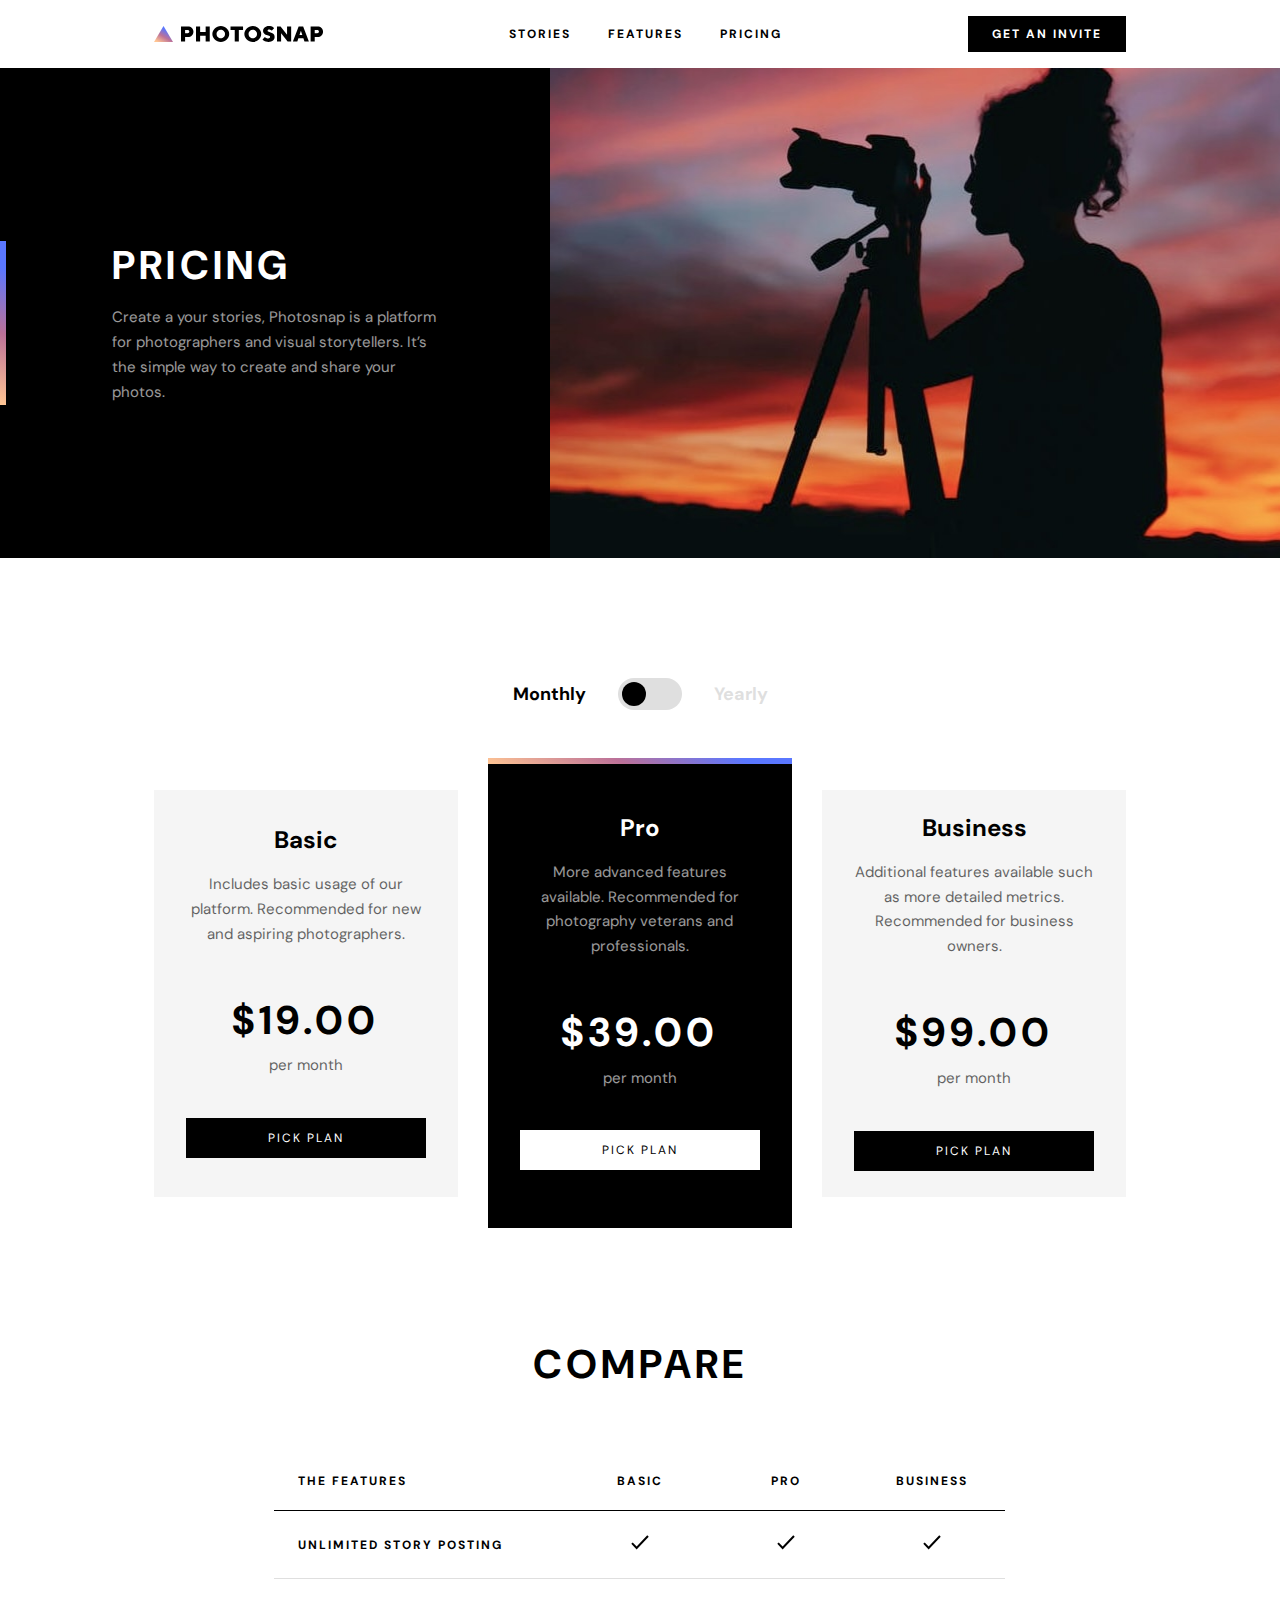
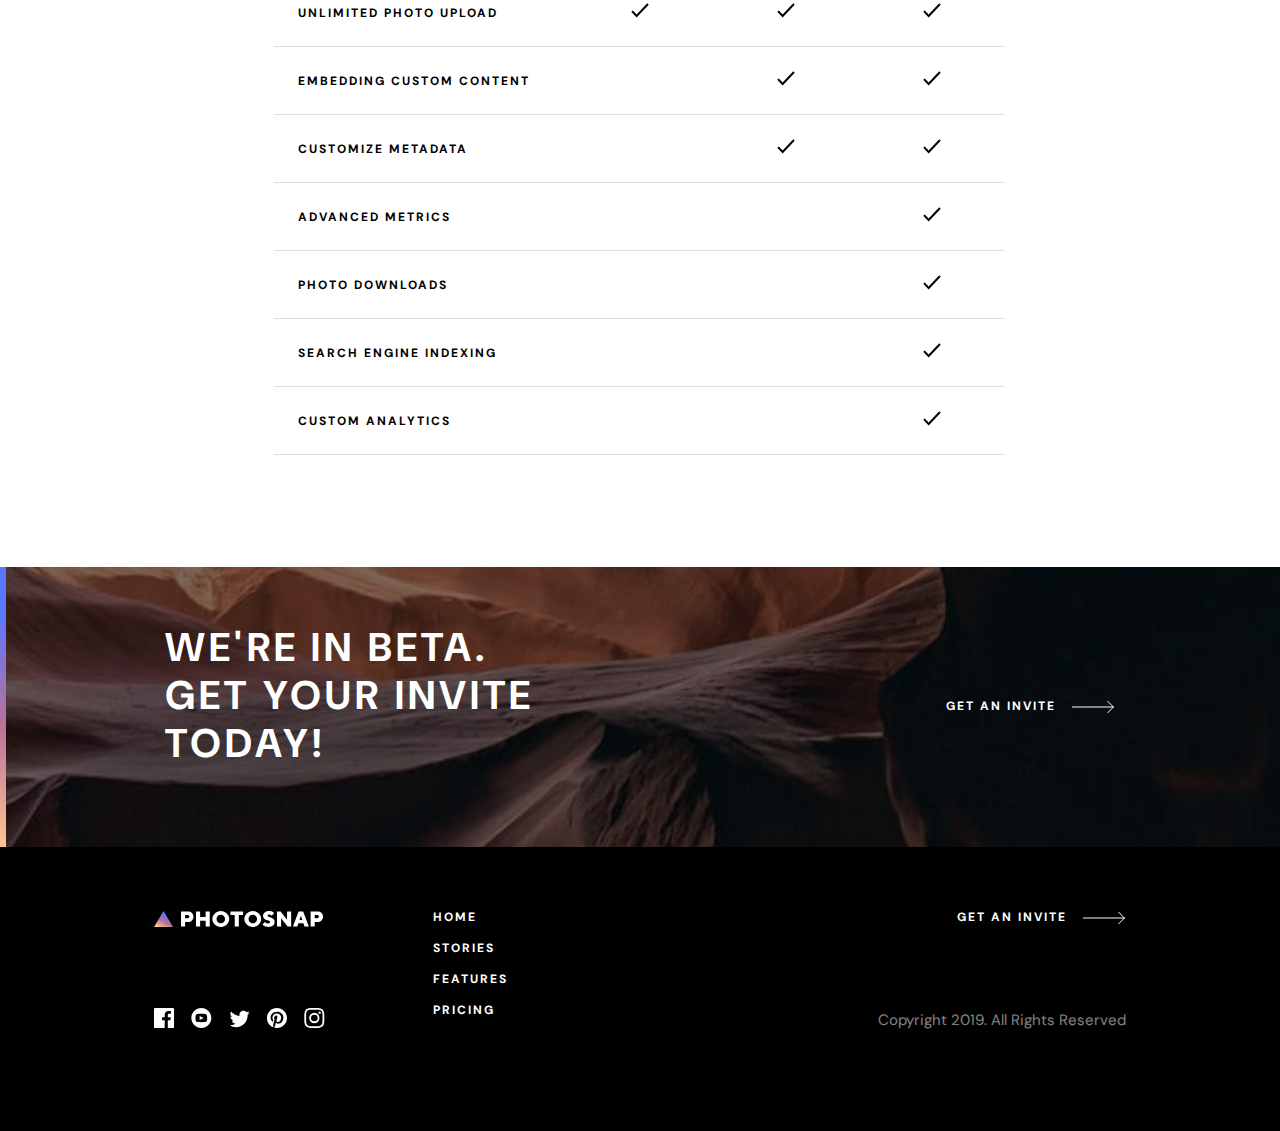
<file: pricing.html>
<!DOCTYPE html>
<html lang="en">
<head>
  <meta charset="UTF-8">
  <meta name="viewport" content="width=device-width, initial-scale=1.0">

  <link rel="icon" type="image/png" sizes="32x32" href="./assets/favicon-32x32.png">
  <link rel="stylesheet" href="css/main.css">
  <title>Photosnap</title>
</head>
<body>

  <header class="header">
    <div class="header__container container">
    <svg xmlns="http://www.w3.org/2000/svg" width="170" height="16" class="logo"><defs><linearGradient id="a" x1="0%" x2="50%" y1="85.457%" y2="14.543%"><stop offset="0%" stop-color="#FFC593"/><stop offset="51.945%" stop-color="#BC7198"/><stop offset="100%" stop-color="#5A77FF"/></linearGradient></defs><g fill="none" fill-rule="evenodd"><path fill="#000" fill-rule="nonzero" d="M31.108 15.568v-4.541h2.703c.836 0 1.6-.133 2.292-.4a5.19 5.19 0 001.773-1.113 5.1 5.1 0 001.146-1.676c.273-.642.41-1.344.41-2.108 0-.75-.137-1.449-.41-2.098a5.072 5.072 0 00-1.146-1.686A5.19 5.19 0 0036.103.832c-.692-.266-1.456-.4-2.292-.4H27v15.136h4.108zm2.487-8.217h-2.487V4.108h2.487c.49 0 .9.162 1.232.487.332.324.497.702.497 1.135 0 .432-.165.81-.497 1.135-.332.324-.742.486-1.232.486zm12.54 8.217V9.73h5.514v5.838h4.108V.432h-4.108v5.622h-5.514V.432h-4.108v15.136h4.108zM66.784 16a8.616 8.616 0 003.319-.638 8.401 8.401 0 002.68-1.74 8.192 8.192 0 001.785-2.552c.432-.965.648-1.989.648-3.07a7.428 7.428 0 00-.648-3.07 8.192 8.192 0 00-1.784-2.552 8.401 8.401 0 00-2.681-1.74A8.616 8.616 0 0066.783 0c-1.196 0-2.306.213-3.329.638a8.432 8.432 0 00-2.67 1.74A8.192 8.192 0 0059 4.93 7.428 7.428 0 0058.351 8c0 1.081.217 2.105.649 3.07a8.192 8.192 0 001.784 2.552 8.432 8.432 0 002.67 1.74c1.023.425 2.133.638 3.33.638zm0-3.676A4.285 4.285 0 0165.119 12a3.942 3.942 0 01-1.34-.908 4.33 4.33 0 01-.887-1.373A4.479 4.479 0 0162.568 8c0-.62.108-1.193.324-1.719a4.33 4.33 0 01.886-1.373c.375-.39.822-.692 1.34-.908a4.285 4.285 0 011.666-.324c.59 0 1.142.108 1.654.324.512.216.958.519 1.34.908.382.39.681.847.898 1.373.216.526.324 1.1.324 1.719 0 .62-.108 1.193-.324 1.719a4.236 4.236 0 01-.898 1.373c-.382.39-.828.692-1.34.908a4.206 4.206 0 01-1.654.324zm18.054 3.244V4.108h4.216V.432h-12.54v3.676h4.216v11.46h4.108zM98.784 16a8.616 8.616 0 003.319-.638 8.401 8.401 0 002.68-1.74 8.192 8.192 0 001.785-2.552c.432-.965.648-1.989.648-3.07a7.428 7.428 0 00-.648-3.07 8.192 8.192 0 00-1.784-2.552 8.401 8.401 0 00-2.681-1.74A8.616 8.616 0 0098.783 0c-1.196 0-2.306.213-3.329.638a8.432 8.432 0 00-2.67 1.74A8.192 8.192 0 0091 4.93 7.428 7.428 0 0090.351 8c0 1.081.217 2.105.649 3.07a8.192 8.192 0 001.784 2.552 8.432 8.432 0 002.67 1.74c1.023.425 2.133.638 3.33.638zm0-3.676A4.285 4.285 0 0197.119 12a3.942 3.942 0 01-1.34-.908 4.33 4.33 0 01-.887-1.373A4.479 4.479 0 0194.568 8c0-.62.108-1.193.324-1.719a4.33 4.33 0 01.886-1.373c.375-.39.822-.692 1.34-.908a4.285 4.285 0 011.666-.324c.59 0 1.142.108 1.654.324.512.216.958.519 1.34.908.382.39.681.847.898 1.373.216.526.324 1.1.324 1.719 0 .62-.108 1.193-.324 1.719a4.236 4.236 0 01-.898 1.373c-.382.39-.828.692-1.34.908a4.206 4.206 0 01-1.654.324zM114.568 16c.95 0 1.801-.133 2.55-.4.75-.267 1.385-.627 1.904-1.081.519-.454.915-.98 1.189-1.578.274-.599.41-1.236.41-1.914 0-.88-.172-1.6-.518-2.162a4.35 4.35 0 00-1.298-1.362 6.98 6.98 0 00-1.697-.822l-1.697-.562a7.533 7.533 0 01-1.297-.551c-.346-.195-.52-.465-.52-.811 0-.332.148-.63.444-.898.295-.266.688-.4 1.178-.4.375 0 .714.062 1.016.184.303.123.563.263.779.422.26.173.49.367.692.584l2.378-2.487a5.559 5.559 0 00-1.276-1.08c-.432-.275-.98-.523-1.643-.747C116.5.112 115.706 0 114.784 0c-.865 0-1.65.13-2.357.39-.706.259-1.308.605-1.805 1.037-.498.432-.883.93-1.157 1.492a3.908 3.908 0 00-.41 1.73c0 .879.172 1.6.518 2.162a4.35 4.35 0 001.297 1.362 6.98 6.98 0 001.698.822c.612.201 1.178.389 1.697.562.519.173.951.357 1.297.551.346.195.52.465.52.81 0 .433-.174.812-.52 1.136-.346.324-.821.487-1.427.487-.49 0-.933-.083-1.33-.25a5.466 5.466 0 01-1.027-.55 5.352 5.352 0 01-.886-.822l-2.378 2.486c.432.49.944.923 1.535 1.298.504.331 1.131.63 1.88.897.75.267 1.63.4 2.639.4zm12.54-.432V7.135l6.508 8.433h3.546V.432h-4.108v8.433L126.568.432H123v15.136h4.108zm16.216 0l1.081-3.244h4.973l1.081 3.244h4.433L149.162.432h-4.54l-5.73 15.136h4.432zm4.973-6.487h-2.81l1.405-4.432 1.405 4.432zm12.433 6.487v-4.541h2.702c.836 0 1.6-.133 2.292-.4a5.19 5.19 0 001.773-1.113 5.1 5.1 0 001.146-1.676c.274-.642.411-1.344.411-2.108 0-.75-.137-1.449-.41-2.098a5.072 5.072 0 00-1.147-1.686 5.19 5.19 0 00-1.773-1.114c-.692-.266-1.456-.4-2.292-.4h-6.81v15.136h4.108zm2.486-8.217h-2.486V4.108h2.486c.49 0 .901.162 1.233.487.331.324.497.702.497 1.135 0 .432-.166.81-.497 1.135-.332.324-.743.486-1.233.486z"/><path fill="url(#a)" d="M0 16L9.5 0 19 16z"/></g></svg>
    <nav class="navbar">
      <ul class="navbar__items">
        <li class="navbar__item"><a href="stories.html" class="navbar__link"><h4>Stories</h4></a></li>
        <li class="navbar__item"><a href="features.html" class="navbar__link"><h4>Features</h4></a></li>
        <li class="navbar__item"><a href="pricing.html" class="navbar__link"><h4>Pricing</h4></a></li>
      </ul>
      <a href="#" class="btn btn-primary btn-primary-mobile-nav"><h4>Get an invite</h4></a>
    </nav>
    <a href="#" class="btn btn-primary btn-primary-desktop-nav"><h4>Get an invite</h4></a>
    <a href="#" class="hamburger"><svg xmlns="http://www.w3.org/2000/svg" width="20" height="6"><g fill-rule="evenodd"><path d="M0 0h20v1H0zM0 5h20v1H0z"/></g></svg></a>
    <a href="#" class="close"><svg xmlns="http://www.w3.org/2000/svg" width="16" height="15"><path fill-rule="evenodd" d="M14.718.075l.707.707L8.707 7.5l6.718 6.718-.707.707L8 8.207l-6.718 6.718-.707-.707L7.293 7.5.575.782l.707-.707L8 6.793 14.718.075z"/></svg></a>
  </div>
  </header>

  <section class="pricing-hero">
    <div class="pricing-hero__img"></div>
    <div class="pricing-hero__info">
      <div class="gradient-box">
      <h1>Pricing</h1>
      <p>Create a your stories, Photosnap is a platform for photographers and visual storytellers. 
        It’s the simple way to create and share your photos.</p>
      </div>
    </div>
  </section>
  
  <section class="pricing">
    <div class="toggle-flex">
      <h3 class="monthly">Monthly</h3>
      <input id="switch" type="checkbox"><label for="switch">Toggle</label>
      <h3 class="yearly">Yearly</h3>
    </div>

    <div class="pricing-grid container">
      <div class="pricing-box">
        <h2>Basic</h2>
        <p>Includes basic usage of our platform. Recommended for new and aspiring photographers.</p>
        <p class="price basic-price">$19.00</p>
        <p class="date">per month</p>
        <a href="#" class="btn btn-primary">Pick Plan</a>
      </div>
    
      <div class="pricing-box pricing-box-accent">
        <h2>Pro</h2>
        <p>More advanced features available. Recommended for photography veterans and professionals.</p>
        <p class="price pro-price">$39.00</p>
        <p class="date">per month</p>
        <a href="#" class="btn btn-tertiary">Pick Plan</a>
      </div>
    
    
      <div class="pricing-box">
        <h2>Business</h2>
        <p>Additional features available such as more detailed metrics. Recommended for business owners.</p>
        <p class="price business-price">$99.00</p>
        <p class="date">per month</p>
        <a href="#" class="btn btn-primary">Pick Plan</a>
      </div>
    </div>

  </section>
  
  <section class="table container">
    <div class="table-full">

      <h1>Compare</h1>

      <table class="table-desktop">
        <tr class="table-row">
          <td class="left-col top-row""><h4>The Features</h4></td>
          <td class="top-row data-col"><h4>Basic</h4></td>
          <td class="top-row data-col"><h4>Pro</h4></td>
          <td class="top-row data-col"><h4>Business</h4></td>
        </tr>
        <tr class="table-row">
          <td class="left-col"><h4>Unlimited Story Posting</h4></td>
          <td class="data-col"><svg xmlns="http://www.w3.org/2000/svg" width="18" height="15"><path fill="none" stroke="#000" stroke-width="2" d="M1 8.124L5.623 13 17 1"/></svg></td>
          <td class="data-col"><svg xmlns="http://www.w3.org/2000/svg" width="18" height="15"><path fill="none" stroke="#000" stroke-width="2" d="M1 8.124L5.623 13 17 1"/></svg></td>
          <td class="data-col business-col"><svg xmlns="http://www.w3.org/2000/svg" width="18" height="15"><path fill="none" stroke="#000" stroke-width="2" d="M1 8.124L5.623 13 17 1"/></svg></td>
        </tr>
        <tr class="table-row">
          <td class="left-col"><h4>Unlimited Photo Upload</h4></td>
          <td class="data-col"><svg xmlns="http://www.w3.org/2000/svg" width="18" height="15"><path fill="none" stroke="#000" stroke-width="2" d="M1 8.124L5.623 13 17 1"/></svg></td>
          <td class="data-col"><svg xmlns="http://www.w3.org/2000/svg" width="18" height="15"><path fill="none" stroke="#000" stroke-width="2" d="M1 8.124L5.623 13 17 1"/></svg></td>
          <td class="data-col business-col"><svg xmlns="http://www.w3.org/2000/svg" width="18" height="15"><path fill="none" stroke="#000" stroke-width="2" d="M1 8.124L5.623 13 17 1"/></svg></td>
        </tr>
        <tr class="table-row">
          <td class="left-col"><h4>Embedding Custom Content</h4></td>
          <td class="data-col"></td>
          <td class="data-col"><svg xmlns="http://www.w3.org/2000/svg" width="18" height="15"><path fill="none" stroke="#000" stroke-width="2" d="M1 8.124L5.623 13 17 1"/></svg></td>
          <td class="data-col business-col"><svg xmlns="http://www.w3.org/2000/svg" width="18" height="15"><path fill="none" stroke="#000" stroke-width="2" d="M1 8.124L5.623 13 17 1"/></svg></td>
        </tr>
        <tr class="table-row">
          <td class="left-col"><h4>Customize Metadata</h4></td>
          <td class="data-col"></td>
          <td class="data-col"><svg xmlns="http://www.w3.org/2000/svg" width="18" height="15"><path fill="none" stroke="#000" stroke-width="2" d="M1 8.124L5.623 13 17 1"/></svg></div>
          <td class="data-col business-col"><svg xmlns="http://www.w3.org/2000/svg" width="18" height="15"><path fill="none" stroke="#000" stroke-width="2" d="M1 8.124L5.623 13 17 1"/></svg></td>
        </tr>
        <tr class="table-row">
          <td class="left-col"><h4>Advanced Metrics</h4></div>
          <td class="data-col"></td>
          <td class="data-col"></td>
          <td class="data-col business-col"><svg xmlns="http://www.w3.org/2000/svg" width="18" height="15"><path fill="none" stroke="#000" stroke-width="2" d="M1 8.124L5.623 13 17 1"/></svg></td>
        </tr>
        <tr class="table-row">
          <td class="left-col"><h4>Photo Downloads</h4></div>
          <td class="data-col"></td>
          <td class="data-col"></td>
          <td class="data-col business-col"><svg xmlns="http://www.w3.org/2000/svg" width="18" height="15"><path fill="none" stroke="#000" stroke-width="2" d="M1 8.124L5.623 13 17 1"/></svg></td>
        </tr>
        <tr class="table-row">
          <td class="left-col"><h4>Search Engine Indexing</h4></div>
          <td class="data-col"></td>
          <td class="data-col"></td>
          <td class="data-col business-col"><svg xmlns="http://www.w3.org/2000/svg" width="18" height="15"><path fill="none" stroke="#000" stroke-width="2" d="M1 8.124L5.623 13 17 1"/></svg></td>
        </tr>
        <tr class="table-row">
          <td class="left-col"><h4>Custom Analytics</h4></td>
          <td class="data-col"></td>
          <td class="data-col"></td>
          <td class="data-col business-col"><svg xmlns="http://www.w3.org/2000/svg" width="18" height="15"><path fill="none" stroke="#000" stroke-width="2" d="M1 8.124L5.623 13 17 1"/></svg></td>
        </tr>

      </table>
    </div>

    <div class="table-mobile">

      <div class="table-row table-row-title">
        <h4>The Features</h4>
      </div>

      <!-- Unlimited Story Posting -->
      <div class="table-row">
        <h4>Unlimited Story Posting</h4>
        <div class="table-checkboxes">
          <div class="checkbox">
            <p>Basic</p>
            <div class="tick checked"></div>
          </div>
          <div class="checkbox">
            <p>Pro</p>
            <div class="tick checked"></div>
          </div>
          <div class="checkbox">
            <p>Business</p>
            <div class="tick checked"></div>
          </div>
        </div>
      </div>

      <!-- Unlimited Photo Upload -->
      <div class="table-row">
        <h4>Unlimited Photo Upload</h4>
        <div class="table-checkboxes">
          <div class="checkbox">
            <p>Basic</p>
            <div class="tick checked"></div>
          </div>
          <div class="checkbox">
            <p>Pro</p>
            <div class="tick checked"></div>
          </div>
          <div class="checkbox">
            <p>Business</p>
            <div class="tick checked"></div>
          </div>
        </div>
      </div>

      <!-- Embedding Custom Content -->
      <div class="table-row">
        <h4>Embedding Custom Content</h4>
        <div class="table-checkboxes">
          <div class="checkbox">
            <p>Basic</p>
            <div class="tick"></div>
          </div>
          <div class="checkbox">
            <p>Pro</p>
            <div class="tick checked"></div>
          </div>
          <div class="checkbox">
            <p>Business</p>
            <div class="tick checked"></div>
          </div>
        </div>
      </div>

      <!-- Customize Metadata -->
      <div class="table-row">
        <h4>Customize Metadata</h4>
        <div class="table-checkboxes">
          <div class="checkbox">
            <p>Basic</p>
            <div class="tick"></div>
          </div>
          <div class="checkbox">
            <p>Pro</p>
            <div class="tick checked"></div>
          </div>
          <div class="checkbox">
            <p>Business</p>
            <div class="tick checked"></div>
          </div>
        </div>
      </div>

      <!-- Advanced Metrics -->
      <div class="table-row">
        <h4>Advanced Metrics</h4>
        <div class="table-checkboxes">
          <div class="checkbox">
            <p>Basic</p>
            <div class="tick"></div>
          </div>
          <div class="checkbox">
            <p>Pro</p>
            <div class="tick"></div>
          </div>
          <div class="checkbox">
            <p>Business</p>
            <div class="tick checked"></div>
          </div>
        </div>
      </div>

      <!-- Photo Downloads -->
      <div class="table-row">
        <h4>Photo Downloads</h4>
        <div class="table-checkboxes">
          <div class="checkbox">
            <p>Basic</p>
            <div class="tick"></div>
          </div>
          <div class="checkbox">
            <p>Pro</p>
            <div class="tick"></div>
          </div>
          <div class="checkbox">
            <p>Business</p>
            <div class="tick checked"></div>
          </div>
        </div>
      </div>

       <!-- Search Engine Indexing -->
       <div class="table-row">
        <h4>Search Engine Indexing</h4>
        <div class="table-checkboxes">
          <div class="checkbox">
            <p>Basic</p>
            <div class="tick"></div>
          </div>
          <div class="checkbox">
            <p>Pro</p>
            <div class="tick"></div>
          </div>
          <div class="checkbox">
            <p>Business</p>
            <div class="tick checked"></div>
          </div>
        </div>
      </div>

       <!-- Custom Analytics -->
       <div class="table-row">
        <h4>Custom Analytics</h4>
        <div class="table-checkboxes">
          <div class="checkbox">
            <p>Basic</p>
            <div class="tick"></div>
          </div>
          <div class="checkbox">
            <p>Pro</p>
            <div class="tick"></div>
          </div>
          <div class="checkbox">
            <p>Business</p>
            <div class="tick checked"></div>
          </div>
        </div>
      </div>



    </div>
  </section>

  

  <section class="call-to-action">
    <h1>We're in Beta. Get your invite today!</h1>
    <a href="#" class="btn btn-quarternary"><h4>Get an invite</h4><svg xmlns="http://www.w3.org/2000/svg" width="43" height="14"><g fill="none" fill-rule="evenodd" stroke="#000"><path d="M0 7h41.864M35.428 1l6 6-6 6"/></g></svg></a>
  </section>

  <footer class="footer">
    <div class="footer__items container">
      <div class="footer__item footer__item-one">
            <svg xmlns="http://www.w3.org/2000/svg" width="170" height="16" class="footer-logo"><defs><linearGradient id="a" x1="0%" x2="50%" y1="85.457%" y2="14.543%"><stop offset="0%" stop-color="#FFC593"/><stop offset="51.945%" stop-color="#BC7198"/><stop offset="100%" stop-color="#5A77FF"/></linearGradient></defs><g fill="none" fill-rule="evenodd"><path fill="#ffffff" fill-rule="nonzero" d="M31.108 15.568v-4.541h2.703c.836 0 1.6-.133 2.292-.4a5.19 5.19 0 001.773-1.113 5.1 5.1 0 001.146-1.676c.273-.642.41-1.344.41-2.108 0-.75-.137-1.449-.41-2.098a5.072 5.072 0 00-1.146-1.686A5.19 5.19 0 0036.103.832c-.692-.266-1.456-.4-2.292-.4H27v15.136h4.108zm2.487-8.217h-2.487V4.108h2.487c.49 0 .9.162 1.232.487.332.324.497.702.497 1.135 0 .432-.165.81-.497 1.135-.332.324-.742.486-1.232.486zm12.54 8.217V9.73h5.514v5.838h4.108V.432h-4.108v5.622h-5.514V.432h-4.108v15.136h4.108zM66.784 16a8.616 8.616 0 003.319-.638 8.401 8.401 0 002.68-1.74 8.192 8.192 0 001.785-2.552c.432-.965.648-1.989.648-3.07a7.428 7.428 0 00-.648-3.07 8.192 8.192 0 00-1.784-2.552 8.401 8.401 0 00-2.681-1.74A8.616 8.616 0 0066.783 0c-1.196 0-2.306.213-3.329.638a8.432 8.432 0 00-2.67 1.74A8.192 8.192 0 0059 4.93 7.428 7.428 0 0058.351 8c0 1.081.217 2.105.649 3.07a8.192 8.192 0 001.784 2.552 8.432 8.432 0 002.67 1.74c1.023.425 2.133.638 3.33.638zm0-3.676A4.285 4.285 0 0165.119 12a3.942 3.942 0 01-1.34-.908 4.33 4.33 0 01-.887-1.373A4.479 4.479 0 0162.568 8c0-.62.108-1.193.324-1.719a4.33 4.33 0 01.886-1.373c.375-.39.822-.692 1.34-.908a4.285 4.285 0 011.666-.324c.59 0 1.142.108 1.654.324.512.216.958.519 1.34.908.382.39.681.847.898 1.373.216.526.324 1.1.324 1.719 0 .62-.108 1.193-.324 1.719a4.236 4.236 0 01-.898 1.373c-.382.39-.828.692-1.34.908a4.206 4.206 0 01-1.654.324zm18.054 3.244V4.108h4.216V.432h-12.54v3.676h4.216v11.46h4.108zM98.784 16a8.616 8.616 0 003.319-.638 8.401 8.401 0 002.68-1.74 8.192 8.192 0 001.785-2.552c.432-.965.648-1.989.648-3.07a7.428 7.428 0 00-.648-3.07 8.192 8.192 0 00-1.784-2.552 8.401 8.401 0 00-2.681-1.74A8.616 8.616 0 0098.783 0c-1.196 0-2.306.213-3.329.638a8.432 8.432 0 00-2.67 1.74A8.192 8.192 0 0091 4.93 7.428 7.428 0 0090.351 8c0 1.081.217 2.105.649 3.07a8.192 8.192 0 001.784 2.552 8.432 8.432 0 002.67 1.74c1.023.425 2.133.638 3.33.638zm0-3.676A4.285 4.285 0 0197.119 12a3.942 3.942 0 01-1.34-.908 4.33 4.33 0 01-.887-1.373A4.479 4.479 0 0194.568 8c0-.62.108-1.193.324-1.719a4.33 4.33 0 01.886-1.373c.375-.39.822-.692 1.34-.908a4.285 4.285 0 011.666-.324c.59 0 1.142.108 1.654.324.512.216.958.519 1.34.908.382.39.681.847.898 1.373.216.526.324 1.1.324 1.719 0 .62-.108 1.193-.324 1.719a4.236 4.236 0 01-.898 1.373c-.382.39-.828.692-1.34.908a4.206 4.206 0 01-1.654.324zM114.568 16c.95 0 1.801-.133 2.55-.4.75-.267 1.385-.627 1.904-1.081.519-.454.915-.98 1.189-1.578.274-.599.41-1.236.41-1.914 0-.88-.172-1.6-.518-2.162a4.35 4.35 0 00-1.298-1.362 6.98 6.98 0 00-1.697-.822l-1.697-.562a7.533 7.533 0 01-1.297-.551c-.346-.195-.52-.465-.52-.811 0-.332.148-.63.444-.898.295-.266.688-.4 1.178-.4.375 0 .714.062 1.016.184.303.123.563.263.779.422.26.173.49.367.692.584l2.378-2.487a5.559 5.559 0 00-1.276-1.08c-.432-.275-.98-.523-1.643-.747C116.5.112 115.706 0 114.784 0c-.865 0-1.65.13-2.357.39-.706.259-1.308.605-1.805 1.037-.498.432-.883.93-1.157 1.492a3.908 3.908 0 00-.41 1.73c0 .879.172 1.6.518 2.162a4.35 4.35 0 001.297 1.362 6.98 6.98 0 001.698.822c.612.201 1.178.389 1.697.562.519.173.951.357 1.297.551.346.195.52.465.52.81 0 .433-.174.812-.52 1.136-.346.324-.821.487-1.427.487-.49 0-.933-.083-1.33-.25a5.466 5.466 0 01-1.027-.55 5.352 5.352 0 01-.886-.822l-2.378 2.486c.432.49.944.923 1.535 1.298.504.331 1.131.63 1.88.897.75.267 1.63.4 2.639.4zm12.54-.432V7.135l6.508 8.433h3.546V.432h-4.108v8.433L126.568.432H123v15.136h4.108zm16.216 0l1.081-3.244h4.973l1.081 3.244h4.433L149.162.432h-4.54l-5.73 15.136h4.432zm4.973-6.487h-2.81l1.405-4.432 1.405 4.432zm12.433 6.487v-4.541h2.702c.836 0 1.6-.133 2.292-.4a5.19 5.19 0 001.773-1.113 5.1 5.1 0 001.146-1.676c.274-.642.411-1.344.411-2.108 0-.75-.137-1.449-.41-2.098a5.072 5.072 0 00-1.147-1.686 5.19 5.19 0 00-1.773-1.114c-.692-.266-1.456-.4-2.292-.4h-6.81v15.136h4.108zm2.486-8.217h-2.486V4.108h2.486c.49 0 .901.162 1.233.487.331.324.497.702.497 1.135 0 .432-.166.81-.497 1.135-.332.324-.743.486-1.233.486z"/><path fill="url(#a)" d="M0 16L9.5 0 19 16z"/></g></svg>
            <div class="footer__social-icons">
              <svg xmlns="http://www.w3.org/2000/svg" width="20" height="20" class="facebook-icon"><defs><linearGradient id="facebook" x1="100%" x2="0%" y1="0%" y2="100%"><stop offset="0%" stop-color="#63AFDB"/><stop offset="100%" stop-color="#6028F1"/></linearGradient></defs><path fill="white" d="M18.896 0H1.104C.494 0 0 .494 0 1.104v17.793C0 19.506.494 20 1.104 20h9.58v-7.745H8.076V9.237h2.606V7.01c0-2.583 1.578-3.99 3.883-3.99 1.104 0 2.052.082 2.329.119v2.7h-1.598c-1.254 0-1.496.597-1.496 1.47v1.928h2.989l-.39 3.018h-2.6V20h5.098c.608 0 1.102-.494 1.102-1.104V1.104C20 .494 19.506 0 18.896 0z"/></svg>
              <svg xmlns="http://www.w3.org/2000/svg" width="21" height="20" class="youtube-icon"><defs><linearGradient id="youtube" x1="0%" x2="100%" y1="100%" y2="0%"><stop offset="0%" stop-color="#D3205A"/><stop offset="100%" stop-color="#FF5A5A"/></linearGradient></defs><path fill="white" d="M43.33 0c-5.523 0-10 4.478-10 10 0 5.523 4.477 10 10 10s10-4.477 10-10c0-5.522-4.477-10-10-10zm3.7 14.077c-1.75.12-5.653.12-7.402 0-1.896-.13-2.117-1.059-2.131-4.077.014-3.024.237-3.947 2.131-4.077 1.75-.12 5.652-.12 7.403 0 1.897.13 2.117 1.059 2.132 4.077-.015 3.024-.237 3.947-2.132 4.077zm-5.367-6.029l4.098 1.949-4.098 1.955V8.048z" transform="translate(-33)"/></svg>
              <svg xmlns="http://www.w3.org/2000/svg" width="21" height="18" class="twitter-icon"><defs><linearGradient id="twitter" x1="100%" x2="0%" y1="16.979%" y2="83.021%"><stop offset="0%" stop-color="#65FFEB"/><stop offset="100%" stop-color="#27718A"/></linearGradient></defs><path fill="white" d="M86.66 3.797a8.192 8.192 0 01-2.357.646 4.11 4.11 0 001.805-2.27 8.22 8.22 0 01-2.606.996 4.096 4.096 0 00-2.995-1.296c-2.65 0-4.596 2.472-3.998 5.038a11.648 11.648 0 01-8.457-4.287 4.109 4.109 0 001.27 5.478 4.086 4.086 0 01-1.858-.513c-.045 1.901 1.318 3.68 3.291 4.075a4.113 4.113 0 01-1.853.07 4.106 4.106 0 003.833 2.85 8.25 8.25 0 01-6.075 1.7 11.616 11.616 0 006.29 1.843c7.618 0 11.922-6.434 11.662-12.205a8.354 8.354 0 002.048-2.124z" transform="translate(-66 -1)"/></svg>
              <svg xmlns="http://www.w3.org/2000/svg" width="20" height="20" class="pinterest-icon"><defs><linearGradient id="pinterest" x1="100%" x2="0%" y1="0%" y2="100%"><stop offset="0%" stop-color="#F6C683"/><stop offset="100%" stop-color="#DE3838"/></linearGradient></defs><path fill="white" d="M109.99 0c-5.522 0-10 4.477-10 10 0 4.237 2.636 7.855 6.356 9.312-.088-.791-.167-2.005.035-2.868.181-.78 1.172-4.97 1.172-4.97s-.299-.6-.299-1.486c0-1.39.806-2.428 1.81-2.428.852 0 1.264.64 1.264 1.408 0 .858-.546 2.14-.828 3.33-.236.995.5 1.807 1.48 1.807 1.778 0 3.144-1.874 3.144-4.58 0-2.393-1.72-4.068-4.176-4.068-2.845 0-4.515 2.135-4.515 4.34 0 .859.33 1.781.744 2.281a.3.3 0 01.069.288l-.278 1.133c-.044.183-.145.223-.335.134-1.249-.581-2.03-2.407-2.03-3.874 0-3.154 2.292-6.052 6.608-6.052 3.469 0 6.165 2.473 6.165 5.776 0 3.447-2.173 6.22-5.19 6.22-1.013 0-1.965-.525-2.291-1.148l-.623 2.378c-.226.869-.835 1.958-1.244 2.621.937.29 1.931.446 2.962.446 5.523 0 10-4.477 10-10s-4.477-10-10-10z" transform="translate(-100)"/></svg>
              <svg xmlns="http://www.w3.org/2000/svg" width="21" height="20" class="instagram-icon"><defs><linearGradient id="instagram" x1="0%" x2="50%" y1="100%" y2="0%"><stop offset="0%" stop-color="#FFC593"/><stop offset="51.945%" stop-color="#BC7198"/><stop offset="100%" stop-color="#5A77FF"/></linearGradient></defs><path fill="white" d="M143.32 1.802c2.67 0 2.987.01 4.042.059 2.71.123 3.976 1.409 4.099 4.099.048 1.054.057 1.37.057 4.04 0 2.672-.01 2.988-.057 4.042-.124 2.687-1.387 3.975-4.1 4.099-1.054.048-1.37.058-4.041.058-2.67 0-2.987-.01-4.04-.058-2.718-.124-3.977-1.416-4.1-4.1-.048-1.054-.058-1.37-.058-4.041 0-2.67.01-2.986.058-4.04.124-2.69 1.387-3.977 4.1-4.1 1.054-.048 1.37-.058 4.04-.058zm0-1.802c-2.716 0-3.056.012-4.123.06-3.631.167-5.65 2.182-5.816 5.817-.05 1.067-.061 1.407-.061 4.123s.012 3.057.06 4.123c.167 3.632 2.182 5.65 5.817 5.817 1.067.048 1.407.06 4.123.06s3.057-.012 4.123-.06c3.629-.167 5.652-2.182 5.816-5.817.05-1.066.061-1.407.061-4.123s-.012-3.056-.06-4.122c-.163-3.629-2.18-5.65-5.816-5.817C146.377.01 146.036 0 143.32 0zm0 4.865a5.135 5.135 0 100 10.27 5.135 5.135 0 000-10.27zm0 8.468a3.333 3.333 0 110-6.666 3.333 3.333 0 010 6.666zm5.338-9.87a1.2 1.2 0 100 2.4 1.2 1.2 0 000-2.4z" transform="translate(-133)"/></svg>
            </div>
      </div>
      <div class="footer__item footer__item-two">
        <ul class="footer__item__nav">  
          <li class="footer__item__nav-links"><a href="index.html" class="footer__item__nav-link"><h4>Home</h4></a></li>
          <li class="footer__item__nav-links"><a href="stories.html" class="footer__item__nav-link"><h4>Stories</h4></a></li>
          <li class="footer__item__nav-links"><a href="features.html" class="footer__item__nav-link"><h4>Features</h4></a></li>
          <li class="footer__item__nav-links"><a href="pricing.html" class="footer__item__nav-link"><h4>Pricing</h4></a></li>
        </ul>
      </div>
      <div class="footer__item footer__item-three">
        <a href="#" class="btn btn-quarternary"><h4>Get an invite</h4><svg xmlns="http://www.w3.org/2000/svg" width="43" height="14"><g fill="none" fill-rule="evenodd" stroke="#000"><path d="M0 7h41.864M35.428 1l6 6-6 6"/></g></svg></a>
        <p class="copyright">Copyright 2019. All Rights Reserved</p>
      </div>
    </div>
  </footer>
<script src='./scripts/main.js'></script>
</body>
</html>
</file>
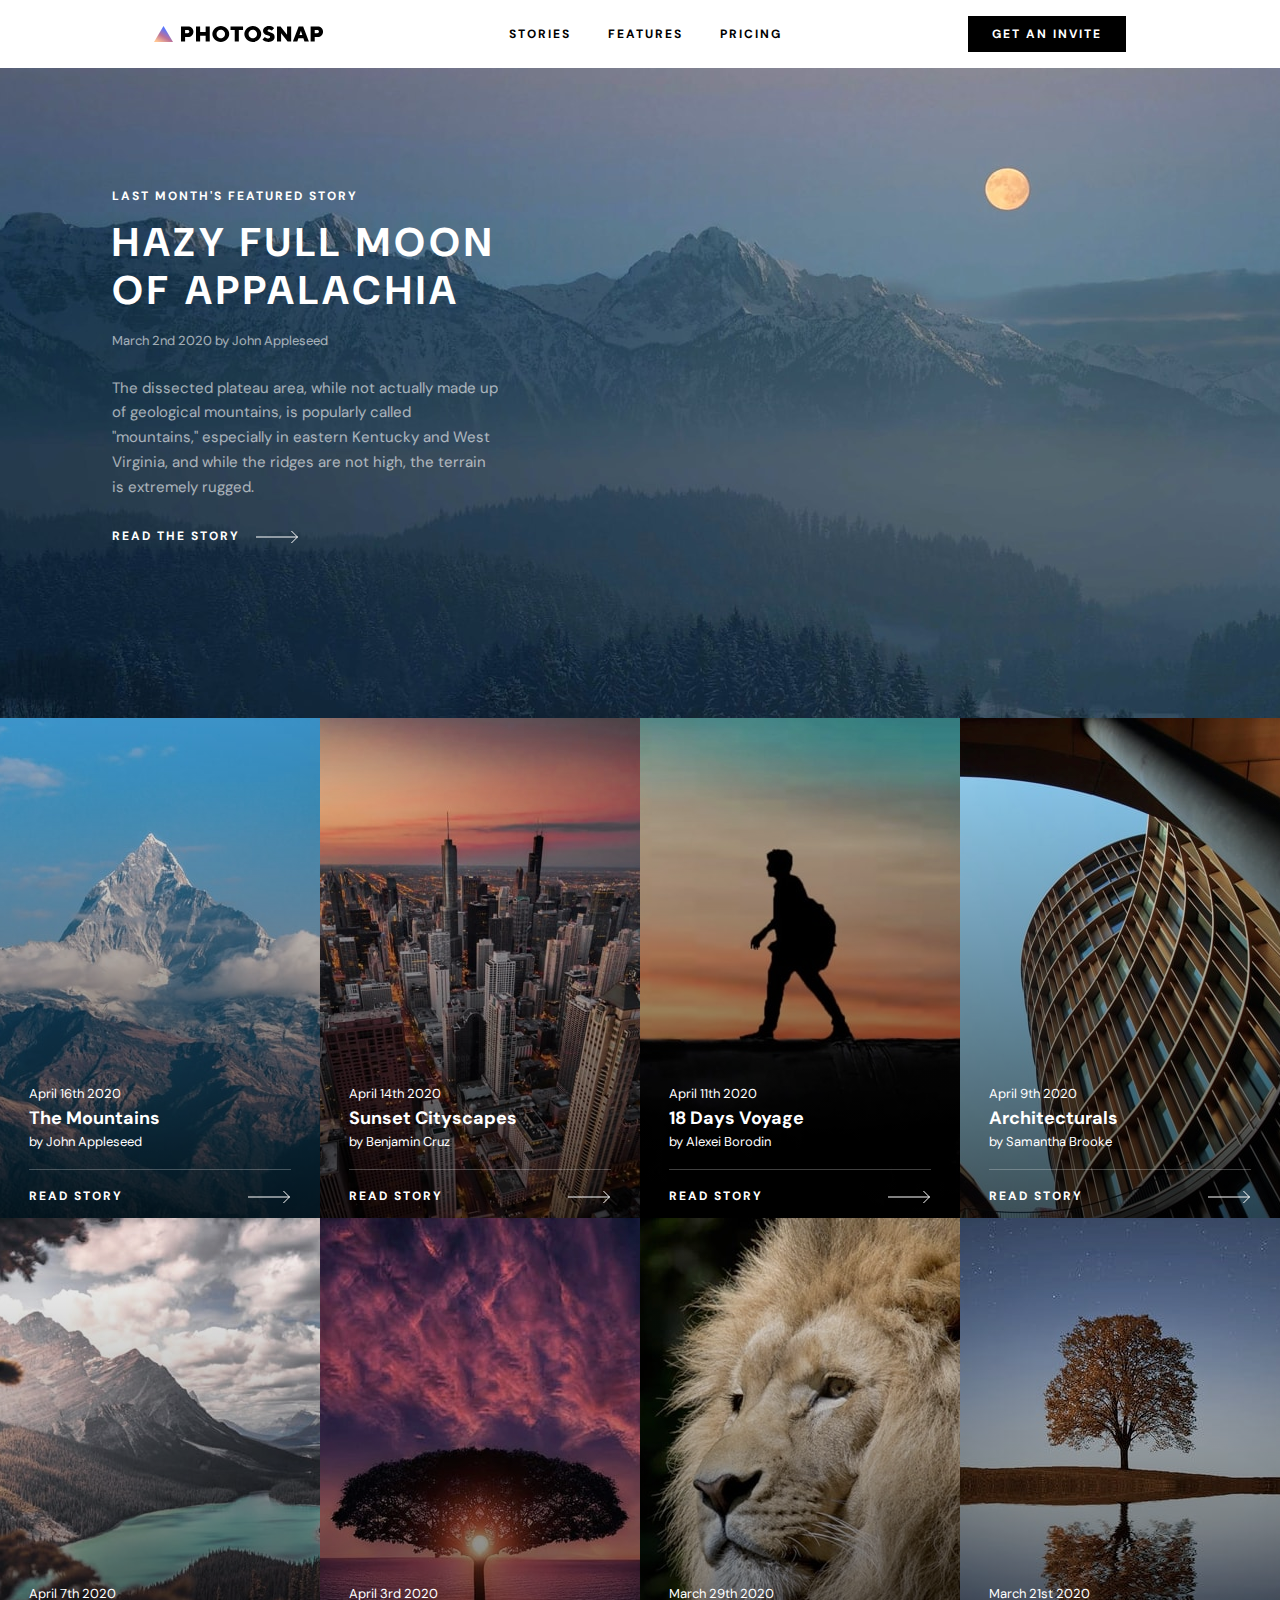
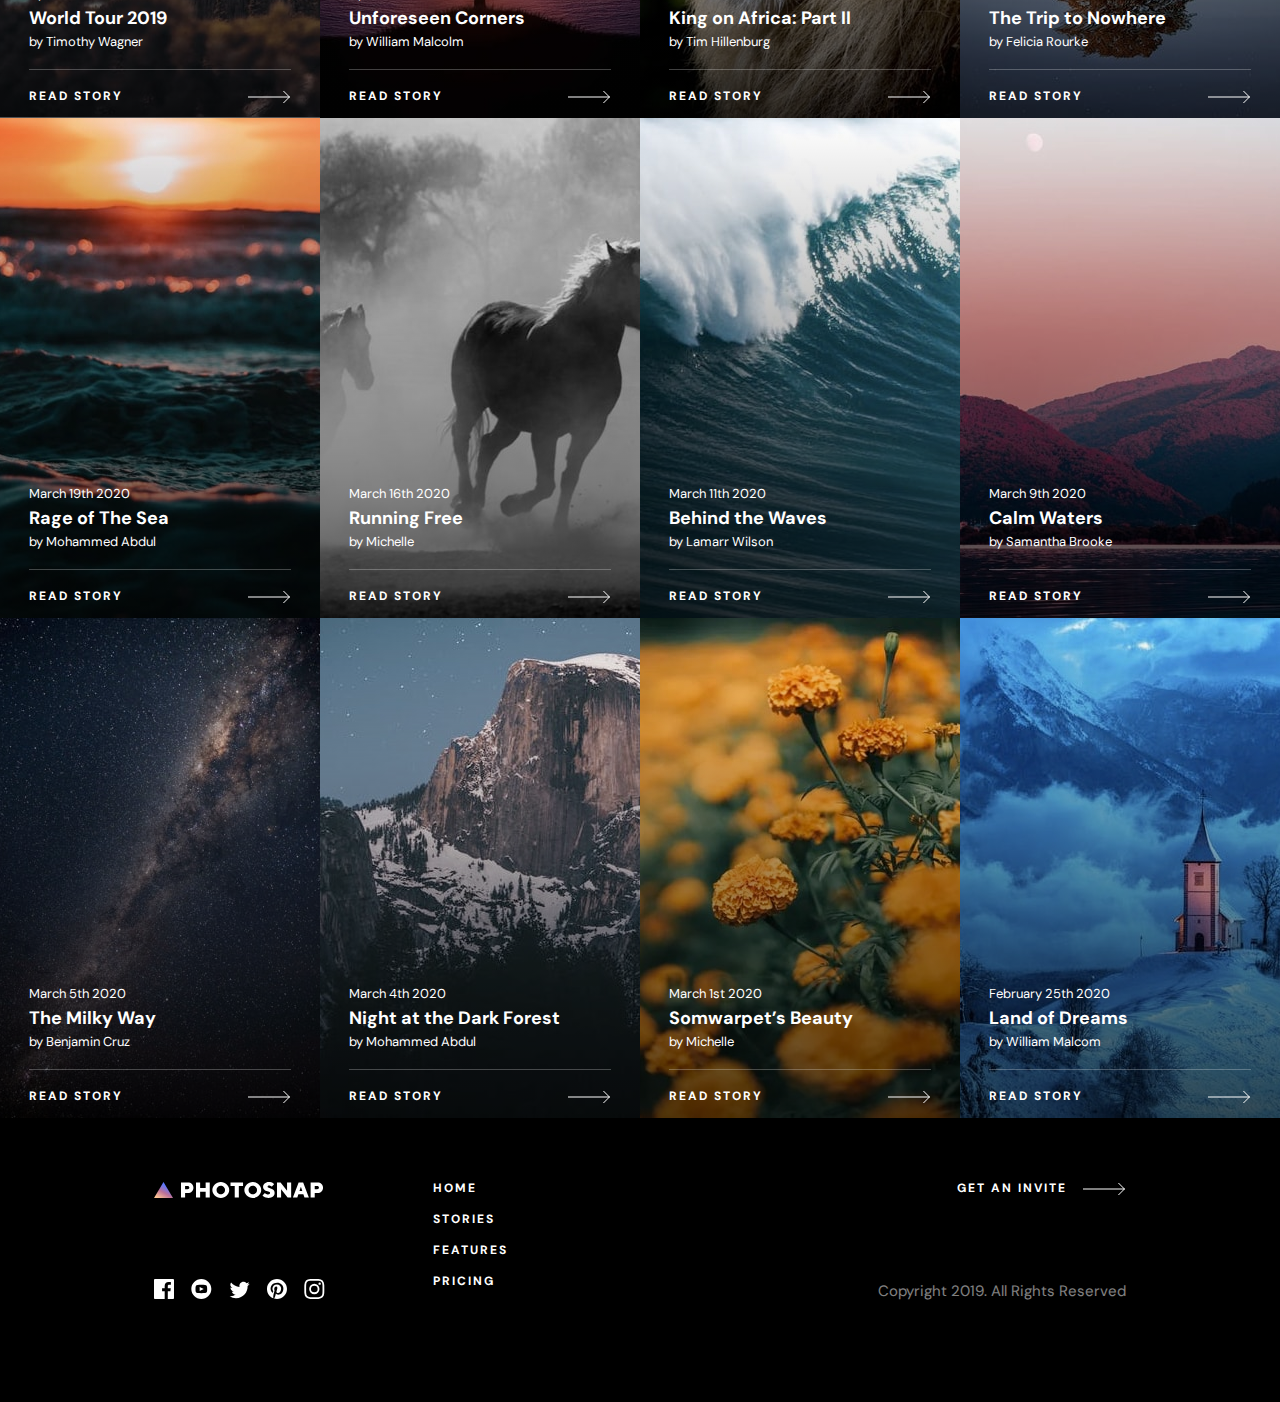
<file: stories.html>
<!DOCTYPE html>
<html lang="en">
<head>
  <meta charset="UTF-8">
  <meta name="viewport" content="width=device-width, initial-scale=1.0">

  <link rel="icon" type="image/png" sizes="32x32" href="./assets/favicon-32x32.png">
  <link rel="stylesheet" href="css/main.css">
  <title>Photosnap</title>
</head>
<body>

  <header class="header">
    <div class="header__container container">
    <svg xmlns="http://www.w3.org/2000/svg" width="170" height="16" class="logo"><defs><linearGradient id="a" x1="0%" x2="50%" y1="85.457%" y2="14.543%"><stop offset="0%" stop-color="#FFC593"/><stop offset="51.945%" stop-color="#BC7198"/><stop offset="100%" stop-color="#5A77FF"/></linearGradient></defs><g fill="none" fill-rule="evenodd"><path fill="#000" fill-rule="nonzero" d="M31.108 15.568v-4.541h2.703c.836 0 1.6-.133 2.292-.4a5.19 5.19 0 001.773-1.113 5.1 5.1 0 001.146-1.676c.273-.642.41-1.344.41-2.108 0-.75-.137-1.449-.41-2.098a5.072 5.072 0 00-1.146-1.686A5.19 5.19 0 0036.103.832c-.692-.266-1.456-.4-2.292-.4H27v15.136h4.108zm2.487-8.217h-2.487V4.108h2.487c.49 0 .9.162 1.232.487.332.324.497.702.497 1.135 0 .432-.165.81-.497 1.135-.332.324-.742.486-1.232.486zm12.54 8.217V9.73h5.514v5.838h4.108V.432h-4.108v5.622h-5.514V.432h-4.108v15.136h4.108zM66.784 16a8.616 8.616 0 003.319-.638 8.401 8.401 0 002.68-1.74 8.192 8.192 0 001.785-2.552c.432-.965.648-1.989.648-3.07a7.428 7.428 0 00-.648-3.07 8.192 8.192 0 00-1.784-2.552 8.401 8.401 0 00-2.681-1.74A8.616 8.616 0 0066.783 0c-1.196 0-2.306.213-3.329.638a8.432 8.432 0 00-2.67 1.74A8.192 8.192 0 0059 4.93 7.428 7.428 0 0058.351 8c0 1.081.217 2.105.649 3.07a8.192 8.192 0 001.784 2.552 8.432 8.432 0 002.67 1.74c1.023.425 2.133.638 3.33.638zm0-3.676A4.285 4.285 0 0165.119 12a3.942 3.942 0 01-1.34-.908 4.33 4.33 0 01-.887-1.373A4.479 4.479 0 0162.568 8c0-.62.108-1.193.324-1.719a4.33 4.33 0 01.886-1.373c.375-.39.822-.692 1.34-.908a4.285 4.285 0 011.666-.324c.59 0 1.142.108 1.654.324.512.216.958.519 1.34.908.382.39.681.847.898 1.373.216.526.324 1.1.324 1.719 0 .62-.108 1.193-.324 1.719a4.236 4.236 0 01-.898 1.373c-.382.39-.828.692-1.34.908a4.206 4.206 0 01-1.654.324zm18.054 3.244V4.108h4.216V.432h-12.54v3.676h4.216v11.46h4.108zM98.784 16a8.616 8.616 0 003.319-.638 8.401 8.401 0 002.68-1.74 8.192 8.192 0 001.785-2.552c.432-.965.648-1.989.648-3.07a7.428 7.428 0 00-.648-3.07 8.192 8.192 0 00-1.784-2.552 8.401 8.401 0 00-2.681-1.74A8.616 8.616 0 0098.783 0c-1.196 0-2.306.213-3.329.638a8.432 8.432 0 00-2.67 1.74A8.192 8.192 0 0091 4.93 7.428 7.428 0 0090.351 8c0 1.081.217 2.105.649 3.07a8.192 8.192 0 001.784 2.552 8.432 8.432 0 002.67 1.74c1.023.425 2.133.638 3.33.638zm0-3.676A4.285 4.285 0 0197.119 12a3.942 3.942 0 01-1.34-.908 4.33 4.33 0 01-.887-1.373A4.479 4.479 0 0194.568 8c0-.62.108-1.193.324-1.719a4.33 4.33 0 01.886-1.373c.375-.39.822-.692 1.34-.908a4.285 4.285 0 011.666-.324c.59 0 1.142.108 1.654.324.512.216.958.519 1.34.908.382.39.681.847.898 1.373.216.526.324 1.1.324 1.719 0 .62-.108 1.193-.324 1.719a4.236 4.236 0 01-.898 1.373c-.382.39-.828.692-1.34.908a4.206 4.206 0 01-1.654.324zM114.568 16c.95 0 1.801-.133 2.55-.4.75-.267 1.385-.627 1.904-1.081.519-.454.915-.98 1.189-1.578.274-.599.41-1.236.41-1.914 0-.88-.172-1.6-.518-2.162a4.35 4.35 0 00-1.298-1.362 6.98 6.98 0 00-1.697-.822l-1.697-.562a7.533 7.533 0 01-1.297-.551c-.346-.195-.52-.465-.52-.811 0-.332.148-.63.444-.898.295-.266.688-.4 1.178-.4.375 0 .714.062 1.016.184.303.123.563.263.779.422.26.173.49.367.692.584l2.378-2.487a5.559 5.559 0 00-1.276-1.08c-.432-.275-.98-.523-1.643-.747C116.5.112 115.706 0 114.784 0c-.865 0-1.65.13-2.357.39-.706.259-1.308.605-1.805 1.037-.498.432-.883.93-1.157 1.492a3.908 3.908 0 00-.41 1.73c0 .879.172 1.6.518 2.162a4.35 4.35 0 001.297 1.362 6.98 6.98 0 001.698.822c.612.201 1.178.389 1.697.562.519.173.951.357 1.297.551.346.195.52.465.52.81 0 .433-.174.812-.52 1.136-.346.324-.821.487-1.427.487-.49 0-.933-.083-1.33-.25a5.466 5.466 0 01-1.027-.55 5.352 5.352 0 01-.886-.822l-2.378 2.486c.432.49.944.923 1.535 1.298.504.331 1.131.63 1.88.897.75.267 1.63.4 2.639.4zm12.54-.432V7.135l6.508 8.433h3.546V.432h-4.108v8.433L126.568.432H123v15.136h4.108zm16.216 0l1.081-3.244h4.973l1.081 3.244h4.433L149.162.432h-4.54l-5.73 15.136h4.432zm4.973-6.487h-2.81l1.405-4.432 1.405 4.432zm12.433 6.487v-4.541h2.702c.836 0 1.6-.133 2.292-.4a5.19 5.19 0 001.773-1.113 5.1 5.1 0 001.146-1.676c.274-.642.411-1.344.411-2.108 0-.75-.137-1.449-.41-2.098a5.072 5.072 0 00-1.147-1.686 5.19 5.19 0 00-1.773-1.114c-.692-.266-1.456-.4-2.292-.4h-6.81v15.136h4.108zm2.486-8.217h-2.486V4.108h2.486c.49 0 .901.162 1.233.487.331.324.497.702.497 1.135 0 .432-.166.81-.497 1.135-.332.324-.743.486-1.233.486z"/><path fill="url(#a)" d="M0 16L9.5 0 19 16z"/></g></svg>
    <nav class="navbar">
      <ul class="navbar__items">
        <li class="navbar__item"><a href="stories.html" class="navbar__link"><h4>Stories</h4></a></li>
        <li class="navbar__item"><a href="features.html" class="navbar__link"><h4>Features</h4></a></li>
        <li class="navbar__item"><a href="pricing.html" class="navbar__link"><h4>Pricing</h4></a></li>
      </ul>
      <a href="#" class="btn btn-primary btn-primary-mobile-nav"><h4>Get an invite</h4></a>
    </nav>
    <a href="#" class="btn btn-primary btn-primary-desktop-nav"><h4>Get an invite</h4></a>
    <a href="#" class="hamburger"><svg xmlns="http://www.w3.org/2000/svg" width="20" height="6"><g fill-rule="evenodd"><path d="M0 0h20v1H0zM0 5h20v1H0z"/></g></svg></a>
    <a href="#" class="close"><svg xmlns="http://www.w3.org/2000/svg" width="16" height="15"><path fill-rule="evenodd" d="M14.718.075l.707.707L8.707 7.5l6.718 6.718-.707.707L8 8.207l-6.718 6.718-.707-.707L7.293 7.5.575.782l.707-.707L8 6.793 14.718.075z"/></svg></a>
  </div>
  </header>

  <section class="stories-hero">
    <div class="stories-hero__img"></div>
    <div class="stories-hero__feature">
      <h4>Last month's featured story</h4>
      <h1>Hazy full moon of Appalachia</h1>
      <p class="stories-hero__feature__info">March 2nd 2020 <span class="author">by John Appleseed</span></p>
      <p>The dissected plateau area, while not actually made up of geological mountains, 
        is popularly called "mountains," especially in eastern Kentucky and West Virginia, 
        and while the ridges are not high, the terrain is extremely rugged.</p>
        <a href="#" class="btn btn-quarternary img-card__button"><h4>Read The Story</h4><svg xmlns="http://www.w3.org/2000/svg" width="43" height="14"><g fill="none" fill-rule="evenodd" stroke="#000"><path d="M0 7h41.864M35.428 1l6 6-6 6"/></g></svg></a>
    </div>
  </section>
  


  
<section class="image-grid">
  <div class="img-card img-card-mountains">
    <div class="img-card__details">
    <p class="img-card__date">April 16th 2020</p>
    <h3 class="img-card__title">The Mountains</h3>
    <p class="img-card__author">by John Appleseed</p>
    <div class="line"></div>
    <a href="#" class="btn btn-quarternary img-card__button"><h4>Read Story</h4><svg xmlns="http://www.w3.org/2000/svg" width="43" height="14"><g fill="none" fill-rule="evenodd" stroke="#000"><path d="M0 7h41.864M35.428 1l6 6-6 6"/></g></svg></a>
  </div>
  </div>

  <div class="img-card img-card-sunset">
    <div class="img-card__details">
    <p class="img-card__date">April 14th 2020</p>
    <h3 class="img-card__title">Sunset Cityscapes</h3>
    <p class="img-card__author">by Benjamin Cruz</p>
    <div class="line"></div>
    <a href="#" class="btn btn-quarternary img-card__button"><h4>Read Story</h4><svg xmlns="http://www.w3.org/2000/svg" width="43" height="14"><g fill="none" fill-rule="evenodd" stroke="#000"><path d="M0 7h41.864M35.428 1l6 6-6 6"/></g></svg></a>
  </div>
  </div>

  <div class="img-card img-card-voyage">
    <div class="img-card__details">
    <p class="img-card__date">April 11th 2020</p>
    <h3 class="img-card__title">18 Days Voyage</h3>
    <p class="img-card__author">by Alexei Borodin</p>
    <div class="line"></div>
    <a href="#" class="btn btn-quarternary img-card__button"><h4>Read Story</h4><svg xmlns="http://www.w3.org/2000/svg" width="43" height="14"><g fill="none" fill-rule="evenodd" stroke="#000"><path d="M0 7h41.864M35.428 1l6 6-6 6"/></g></svg></a>
  </div>
  </div>

  <div class="img-card img-card-architecturals">
    <div class="img-card__details">
    <p class="img-card__date">April 9th 2020</p>
    <h3 class="img-card__title">Architecturals</h3>
    <p class="img-card__author">by Samantha Brooke</p>
    <div class="line"></div>
    <a href="#" class="btn btn-quarternary img-card__button"><h4>Read Story</h4><svg xmlns="http://www.w3.org/2000/svg" width="43" height="14"><g fill="none" fill-rule="evenodd" stroke="#000"><path d="M0 7h41.864M35.428 1l6 6-6 6"/></g></svg></a>
  </div>
  </div>

  <div class="img-card img-card-tour">
    <div class="img-card__details">
    <p class="img-card__date">April 7th 2020</p>
    <h3 class="img-card__title">World Tour 2019</h3>
    <p class="img-card__author">by Timothy Wagner</p>
    <div class="line"></div>
    <a href="#" class="btn btn-quarternary img-card__button"><h4>Read Story</h4><svg xmlns="http://www.w3.org/2000/svg" width="43" height="14"><g fill="none" fill-rule="evenodd" stroke="#000"><path d="M0 7h41.864M35.428 1l6 6-6 6"/></g></svg></a>
  </div>
  </div>

  <div class="img-card img-card-corners">
    <div class="img-card__details">
    <p class="img-card__date">April 3rd 2020</p>
    <h3 class="img-card__title">Unforeseen Corners</h3>
    <p class="img-card__author">by William Malcolm</p>
    <div class="line"></div>
    <a href="#" class="btn btn-quarternary img-card__button"><h4>Read Story</h4><svg xmlns="http://www.w3.org/2000/svg" width="43" height="14"><g fill="none" fill-rule="evenodd" stroke="#000"><path d="M0 7h41.864M35.428 1l6 6-6 6"/></g></svg></a>
  </div>
  </div>

  <div class="img-card img-card-africa">
    <div class="img-card__details">
    <p class="img-card__date">March 29th 2020</p>
    <h3 class="img-card__title">King on Africa: Part II</h3>
    <p class="img-card__author">by Tim Hillenburg</p>
    <div class="line"></div>
    <a href="#" class="btn btn-quarternary img-card__button"><h4>Read Story</h4><svg xmlns="http://www.w3.org/2000/svg" width="43" height="14"><g fill="none" fill-rule="evenodd" stroke="#000"><path d="M0 7h41.864M35.428 1l6 6-6 6"/></g></svg></a>
  </div>
  </div>


  <div class="img-card img-card-nowhere">
    <div class="img-card__details">
    <p class="img-card__date">March 21st 2020</p>
    <h3 class="img-card__title">The Trip to Nowhere</h3>
    <p class="img-card__author">by Felicia Rourke</p>
    <div class="line"></div>
    <a href="#" class="btn btn-quarternary img-card__button"><h4>Read Story</h4><svg xmlns="http://www.w3.org/2000/svg" width="43" height="14"><g fill="none" fill-rule="evenodd" stroke="#000"><path d="M0 7h41.864M35.428 1l6 6-6 6"/></g></svg></a>
  </div>
  </div>

  <div class="img-card img-card-sea">
    <div class="img-card__details">
    <p class="img-card__date">March 19th 2020</p>
    <h3 class="img-card__title">Rage of The Sea</h3>
    <p class="img-card__author">by Mohammed Abdul</p>
    <div class="line"></div>
    <a href="#" class="btn btn-quarternary img-card__button"><h4>Read Story</h4><svg xmlns="http://www.w3.org/2000/svg" width="43" height="14"><g fill="none" fill-rule="evenodd" stroke="#000"><path d="M0 7h41.864M35.428 1l6 6-6 6"/></g></svg></a>
  </div>
  </div>

  <div class="img-card img-card-running">
    <div class="img-card__details">
    <p class="img-card__date">March 16th 2020</p>
    <h3 class="img-card__title">Running Free</h3>
    <p class="img-card__author">by Michelle</p>
    <div class="line"></div>
    <a href="#" class="btn btn-quarternary img-card__button"><h4>Read Story</h4><svg xmlns="http://www.w3.org/2000/svg" width="43" height="14"><g fill="none" fill-rule="evenodd" stroke="#000"><path d="M0 7h41.864M35.428 1l6 6-6 6"/></g></svg></a>
  </div>
  </div>

  <div class="img-card img-card-waves">
    <div class="img-card__details">
    <p class="img-card__date">March 11th 2020</p>
    <h3 class="img-card__title">Behind the Waves</h3>
    <p class="img-card__author">by Lamarr Wilson</p>
    <div class="line"></div>
    <a href="#" class="btn btn-quarternary img-card__button"><h4>Read Story</h4><svg xmlns="http://www.w3.org/2000/svg" width="43" height="14"><g fill="none" fill-rule="evenodd" stroke="#000"><path d="M0 7h41.864M35.428 1l6 6-6 6"/></g></svg></a>
  </div>
  </div>

  <div class="img-card img-card-waters">
    <div class="img-card__details">
    <p class="img-card__date">March 9th 2020</p>
    <h3 class="img-card__title">Calm Waters</h3>
    <p class="img-card__author">by Samantha Brooke</p>
    <div class="line"></div>
    <a href="#" class="btn btn-quarternary img-card__button"><h4>Read Story</h4><svg xmlns="http://www.w3.org/2000/svg" width="43" height="14"><g fill="none" fill-rule="evenodd" stroke="#000"><path d="M0 7h41.864M35.428 1l6 6-6 6"/></g></svg></a>
  </div>
  </div>

  <div class="img-card img-card-milky">
    <div class="img-card__details">
    <p class="img-card__date">March 5th 2020</p>
    <h3 class="img-card__title">The Milky Way</h3>
    <p class="img-card__author">by Benjamin Cruz</p>
    <div class="line"></div>
    <a href="#" class="btn btn-quarternary img-card__button"><h4>Read Story</h4><svg xmlns="http://www.w3.org/2000/svg" width="43" height="14"><g fill="none" fill-rule="evenodd" stroke="#000"><path d="M0 7h41.864M35.428 1l6 6-6 6"/></g></svg></a>
  </div>
  </div>

  <div class="img-card img-card-forest">
    <div class="img-card__details">
    <p class="img-card__date">March 4th 2020</p>
    <h3 class="img-card__title">Night at the Dark Forest</h3>
    <p class="img-card__author">by Mohammed Abdul</p>
    <div class="line"></div>
    <a href="#" class="btn btn-quarternary img-card__button"><h4>Read Story</h4><svg xmlns="http://www.w3.org/2000/svg" width="43" height="14"><g fill="none" fill-rule="evenodd" stroke="#000"><path d="M0 7h41.864M35.428 1l6 6-6 6"/></g></svg></a>
  </div>
  </div>

  <div class="img-card img-card-beauty">
    <div class="img-card__details">
    <p class="img-card__date">March 1st 2020</p>
    <h3 class="img-card__title">Somwarpet’s Beauty</h3>
    <p class="img-card__author">by Michelle</p>
    <div class="line"></div>
    <a href="#" class="btn btn-quarternary img-card__button"><h4>Read Story</h4><svg xmlns="http://www.w3.org/2000/svg" width="43" height="14"><g fill="none" fill-rule="evenodd" stroke="#000"><path d="M0 7h41.864M35.428 1l6 6-6 6"/></g></svg></a>
  </div>
  </div>

  <div class="img-card img-card-dreams">
    <div class="img-card__details">
    <p class="img-card__date">February 25th 2020</p>
    <h3 class="img-card__title">Land of Dreams</h3>
    <p class="img-card__author">by William Malcom</p>
    <div class="line"></div>
    <a href="#" class="btn btn-quarternary img-card__button"><h4>Read Story</h4><svg xmlns="http://www.w3.org/2000/svg" width="43" height="14"><g fill="none" fill-rule="evenodd" stroke="#000"><path d="M0 7h41.864M35.428 1l6 6-6 6"/></g></svg></a>
  </div>
  </div>

</section>
  

  <footer class="footer">
    <div class="footer__items container">
      <div class="footer__item footer__item-one">
            <svg xmlns="http://www.w3.org/2000/svg" width="170" height="16" class="footer-logo"><defs><linearGradient id="a" x1="0%" x2="50%" y1="85.457%" y2="14.543%"><stop offset="0%" stop-color="#FFC593"/><stop offset="51.945%" stop-color="#BC7198"/><stop offset="100%" stop-color="#5A77FF"/></linearGradient></defs><g fill="none" fill-rule="evenodd"><path fill="#ffffff" fill-rule="nonzero" d="M31.108 15.568v-4.541h2.703c.836 0 1.6-.133 2.292-.4a5.19 5.19 0 001.773-1.113 5.1 5.1 0 001.146-1.676c.273-.642.41-1.344.41-2.108 0-.75-.137-1.449-.41-2.098a5.072 5.072 0 00-1.146-1.686A5.19 5.19 0 0036.103.832c-.692-.266-1.456-.4-2.292-.4H27v15.136h4.108zm2.487-8.217h-2.487V4.108h2.487c.49 0 .9.162 1.232.487.332.324.497.702.497 1.135 0 .432-.165.81-.497 1.135-.332.324-.742.486-1.232.486zm12.54 8.217V9.73h5.514v5.838h4.108V.432h-4.108v5.622h-5.514V.432h-4.108v15.136h4.108zM66.784 16a8.616 8.616 0 003.319-.638 8.401 8.401 0 002.68-1.74 8.192 8.192 0 001.785-2.552c.432-.965.648-1.989.648-3.07a7.428 7.428 0 00-.648-3.07 8.192 8.192 0 00-1.784-2.552 8.401 8.401 0 00-2.681-1.74A8.616 8.616 0 0066.783 0c-1.196 0-2.306.213-3.329.638a8.432 8.432 0 00-2.67 1.74A8.192 8.192 0 0059 4.93 7.428 7.428 0 0058.351 8c0 1.081.217 2.105.649 3.07a8.192 8.192 0 001.784 2.552 8.432 8.432 0 002.67 1.74c1.023.425 2.133.638 3.33.638zm0-3.676A4.285 4.285 0 0165.119 12a3.942 3.942 0 01-1.34-.908 4.33 4.33 0 01-.887-1.373A4.479 4.479 0 0162.568 8c0-.62.108-1.193.324-1.719a4.33 4.33 0 01.886-1.373c.375-.39.822-.692 1.34-.908a4.285 4.285 0 011.666-.324c.59 0 1.142.108 1.654.324.512.216.958.519 1.34.908.382.39.681.847.898 1.373.216.526.324 1.1.324 1.719 0 .62-.108 1.193-.324 1.719a4.236 4.236 0 01-.898 1.373c-.382.39-.828.692-1.34.908a4.206 4.206 0 01-1.654.324zm18.054 3.244V4.108h4.216V.432h-12.54v3.676h4.216v11.46h4.108zM98.784 16a8.616 8.616 0 003.319-.638 8.401 8.401 0 002.68-1.74 8.192 8.192 0 001.785-2.552c.432-.965.648-1.989.648-3.07a7.428 7.428 0 00-.648-3.07 8.192 8.192 0 00-1.784-2.552 8.401 8.401 0 00-2.681-1.74A8.616 8.616 0 0098.783 0c-1.196 0-2.306.213-3.329.638a8.432 8.432 0 00-2.67 1.74A8.192 8.192 0 0091 4.93 7.428 7.428 0 0090.351 8c0 1.081.217 2.105.649 3.07a8.192 8.192 0 001.784 2.552 8.432 8.432 0 002.67 1.74c1.023.425 2.133.638 3.33.638zm0-3.676A4.285 4.285 0 0197.119 12a3.942 3.942 0 01-1.34-.908 4.33 4.33 0 01-.887-1.373A4.479 4.479 0 0194.568 8c0-.62.108-1.193.324-1.719a4.33 4.33 0 01.886-1.373c.375-.39.822-.692 1.34-.908a4.285 4.285 0 011.666-.324c.59 0 1.142.108 1.654.324.512.216.958.519 1.34.908.382.39.681.847.898 1.373.216.526.324 1.1.324 1.719 0 .62-.108 1.193-.324 1.719a4.236 4.236 0 01-.898 1.373c-.382.39-.828.692-1.34.908a4.206 4.206 0 01-1.654.324zM114.568 16c.95 0 1.801-.133 2.55-.4.75-.267 1.385-.627 1.904-1.081.519-.454.915-.98 1.189-1.578.274-.599.41-1.236.41-1.914 0-.88-.172-1.6-.518-2.162a4.35 4.35 0 00-1.298-1.362 6.98 6.98 0 00-1.697-.822l-1.697-.562a7.533 7.533 0 01-1.297-.551c-.346-.195-.52-.465-.52-.811 0-.332.148-.63.444-.898.295-.266.688-.4 1.178-.4.375 0 .714.062 1.016.184.303.123.563.263.779.422.26.173.49.367.692.584l2.378-2.487a5.559 5.559 0 00-1.276-1.08c-.432-.275-.98-.523-1.643-.747C116.5.112 115.706 0 114.784 0c-.865 0-1.65.13-2.357.39-.706.259-1.308.605-1.805 1.037-.498.432-.883.93-1.157 1.492a3.908 3.908 0 00-.41 1.73c0 .879.172 1.6.518 2.162a4.35 4.35 0 001.297 1.362 6.98 6.98 0 001.698.822c.612.201 1.178.389 1.697.562.519.173.951.357 1.297.551.346.195.52.465.52.81 0 .433-.174.812-.52 1.136-.346.324-.821.487-1.427.487-.49 0-.933-.083-1.33-.25a5.466 5.466 0 01-1.027-.55 5.352 5.352 0 01-.886-.822l-2.378 2.486c.432.49.944.923 1.535 1.298.504.331 1.131.63 1.88.897.75.267 1.63.4 2.639.4zm12.54-.432V7.135l6.508 8.433h3.546V.432h-4.108v8.433L126.568.432H123v15.136h4.108zm16.216 0l1.081-3.244h4.973l1.081 3.244h4.433L149.162.432h-4.54l-5.73 15.136h4.432zm4.973-6.487h-2.81l1.405-4.432 1.405 4.432zm12.433 6.487v-4.541h2.702c.836 0 1.6-.133 2.292-.4a5.19 5.19 0 001.773-1.113 5.1 5.1 0 001.146-1.676c.274-.642.411-1.344.411-2.108 0-.75-.137-1.449-.41-2.098a5.072 5.072 0 00-1.147-1.686 5.19 5.19 0 00-1.773-1.114c-.692-.266-1.456-.4-2.292-.4h-6.81v15.136h4.108zm2.486-8.217h-2.486V4.108h2.486c.49 0 .901.162 1.233.487.331.324.497.702.497 1.135 0 .432-.166.81-.497 1.135-.332.324-.743.486-1.233.486z"/><path fill="url(#a)" d="M0 16L9.5 0 19 16z"/></g></svg>
            <div class="footer__social-icons">
              <svg xmlns="http://www.w3.org/2000/svg" width="20" height="20" class="facebook-icon"><defs><linearGradient id="facebook" x1="100%" x2="0%" y1="0%" y2="100%"><stop offset="0%" stop-color="#63AFDB"/><stop offset="100%" stop-color="#6028F1"/></linearGradient></defs><path fill="white" d="M18.896 0H1.104C.494 0 0 .494 0 1.104v17.793C0 19.506.494 20 1.104 20h9.58v-7.745H8.076V9.237h2.606V7.01c0-2.583 1.578-3.99 3.883-3.99 1.104 0 2.052.082 2.329.119v2.7h-1.598c-1.254 0-1.496.597-1.496 1.47v1.928h2.989l-.39 3.018h-2.6V20h5.098c.608 0 1.102-.494 1.102-1.104V1.104C20 .494 19.506 0 18.896 0z"/></svg>
              <svg xmlns="http://www.w3.org/2000/svg" width="21" height="20" class="youtube-icon"><defs><linearGradient id="youtube" x1="0%" x2="100%" y1="100%" y2="0%"><stop offset="0%" stop-color="#D3205A"/><stop offset="100%" stop-color="#FF5A5A"/></linearGradient></defs><path fill="white" d="M43.33 0c-5.523 0-10 4.478-10 10 0 5.523 4.477 10 10 10s10-4.477 10-10c0-5.522-4.477-10-10-10zm3.7 14.077c-1.75.12-5.653.12-7.402 0-1.896-.13-2.117-1.059-2.131-4.077.014-3.024.237-3.947 2.131-4.077 1.75-.12 5.652-.12 7.403 0 1.897.13 2.117 1.059 2.132 4.077-.015 3.024-.237 3.947-2.132 4.077zm-5.367-6.029l4.098 1.949-4.098 1.955V8.048z" transform="translate(-33)"/></svg>
              <svg xmlns="http://www.w3.org/2000/svg" width="21" height="18" class="twitter-icon"><defs><linearGradient id="twitter" x1="100%" x2="0%" y1="16.979%" y2="83.021%"><stop offset="0%" stop-color="#65FFEB"/><stop offset="100%" stop-color="#27718A"/></linearGradient></defs><path fill="white" d="M86.66 3.797a8.192 8.192 0 01-2.357.646 4.11 4.11 0 001.805-2.27 8.22 8.22 0 01-2.606.996 4.096 4.096 0 00-2.995-1.296c-2.65 0-4.596 2.472-3.998 5.038a11.648 11.648 0 01-8.457-4.287 4.109 4.109 0 001.27 5.478 4.086 4.086 0 01-1.858-.513c-.045 1.901 1.318 3.68 3.291 4.075a4.113 4.113 0 01-1.853.07 4.106 4.106 0 003.833 2.85 8.25 8.25 0 01-6.075 1.7 11.616 11.616 0 006.29 1.843c7.618 0 11.922-6.434 11.662-12.205a8.354 8.354 0 002.048-2.124z" transform="translate(-66 -1)"/></svg>
              <svg xmlns="http://www.w3.org/2000/svg" width="20" height="20" class="pinterest-icon"><defs><linearGradient id="pinterest" x1="100%" x2="0%" y1="0%" y2="100%"><stop offset="0%" stop-color="#F6C683"/><stop offset="100%" stop-color="#DE3838"/></linearGradient></defs><path fill="white" d="M109.99 0c-5.522 0-10 4.477-10 10 0 4.237 2.636 7.855 6.356 9.312-.088-.791-.167-2.005.035-2.868.181-.78 1.172-4.97 1.172-4.97s-.299-.6-.299-1.486c0-1.39.806-2.428 1.81-2.428.852 0 1.264.64 1.264 1.408 0 .858-.546 2.14-.828 3.33-.236.995.5 1.807 1.48 1.807 1.778 0 3.144-1.874 3.144-4.58 0-2.393-1.72-4.068-4.176-4.068-2.845 0-4.515 2.135-4.515 4.34 0 .859.33 1.781.744 2.281a.3.3 0 01.069.288l-.278 1.133c-.044.183-.145.223-.335.134-1.249-.581-2.03-2.407-2.03-3.874 0-3.154 2.292-6.052 6.608-6.052 3.469 0 6.165 2.473 6.165 5.776 0 3.447-2.173 6.22-5.19 6.22-1.013 0-1.965-.525-2.291-1.148l-.623 2.378c-.226.869-.835 1.958-1.244 2.621.937.29 1.931.446 2.962.446 5.523 0 10-4.477 10-10s-4.477-10-10-10z" transform="translate(-100)"/></svg>
              <svg xmlns="http://www.w3.org/2000/svg" width="21" height="20" class="instagram-icon"><defs><linearGradient id="instagram" x1="0%" x2="50%" y1="100%" y2="0%"><stop offset="0%" stop-color="#FFC593"/><stop offset="51.945%" stop-color="#BC7198"/><stop offset="100%" stop-color="#5A77FF"/></linearGradient></defs><path fill="white" d="M143.32 1.802c2.67 0 2.987.01 4.042.059 2.71.123 3.976 1.409 4.099 4.099.048 1.054.057 1.37.057 4.04 0 2.672-.01 2.988-.057 4.042-.124 2.687-1.387 3.975-4.1 4.099-1.054.048-1.37.058-4.041.058-2.67 0-2.987-.01-4.04-.058-2.718-.124-3.977-1.416-4.1-4.1-.048-1.054-.058-1.37-.058-4.041 0-2.67.01-2.986.058-4.04.124-2.69 1.387-3.977 4.1-4.1 1.054-.048 1.37-.058 4.04-.058zm0-1.802c-2.716 0-3.056.012-4.123.06-3.631.167-5.65 2.182-5.816 5.817-.05 1.067-.061 1.407-.061 4.123s.012 3.057.06 4.123c.167 3.632 2.182 5.65 5.817 5.817 1.067.048 1.407.06 4.123.06s3.057-.012 4.123-.06c3.629-.167 5.652-2.182 5.816-5.817.05-1.066.061-1.407.061-4.123s-.012-3.056-.06-4.122c-.163-3.629-2.18-5.65-5.816-5.817C146.377.01 146.036 0 143.32 0zm0 4.865a5.135 5.135 0 100 10.27 5.135 5.135 0 000-10.27zm0 8.468a3.333 3.333 0 110-6.666 3.333 3.333 0 010 6.666zm5.338-9.87a1.2 1.2 0 100 2.4 1.2 1.2 0 000-2.4z" transform="translate(-133)"/></svg>
            </div>
      </div>
      <div class="footer__item footer__item-two">
        <ul class="footer__item__nav">  
          <li class="footer__item__nav-links"><a href="index.html" class="footer__item__nav-link"><h4>Home</h4></a></li>
          <li class="footer__item__nav-links"><a href="stories.html" class="footer__item__nav-link"><h4>Stories</h4></a></li>
          <li class="footer__item__nav-links"><a href="features.html" class="footer__item__nav-link"><h4>Features</h4></a></li>
          <li class="footer__item__nav-links"><a href="pricing.html" class="footer__item__nav-link"><h4>Pricing</h4></a></li>
        </ul>
      </div>
      <div class="footer__item footer__item-three">
        <a href="#" class="btn btn-quarternary"><h4>Get an invite</h4><svg xmlns="http://www.w3.org/2000/svg" width="43" height="14"><g fill="none" fill-rule="evenodd" stroke="#000"><path d="M0 7h41.864M35.428 1l6 6-6 6"/></g></svg></a>
        <p class="copyright">Copyright 2019. All Rights Reserved</p>
      </div>
    </div>
  </footer>
<script src="scripts/main.js"></script>
</body>
</html>
</file>
<file: css/main.css>
@import url("https://fonts.googleapis.com/css2?family=DM+Sans:wght@400;700&display=swap");
*,
*::before,
*::after {
  -webkit-box-sizing: border-box;
          box-sizing: border-box;
}

:root {
  --clr-white: #ffffff;
  --clr-gray: #dfdfdf;
  --clr-black: #000000;
  --clr-gradient: linear-gradient(26.57deg, #FFC593 0.42%, #BC7198 43.46%, #5A77FF 83.33%);
  --fw-reg: 400;
  --fw-bold: 700;
  --transition: all 300ms ease-in;
}

body {
  font-family: 'DM Sans', sans-serif;
  margin: 0;
}

img {
  max-width: 100%;
}

h1,
h2,
h3,
h4,
p,
ul,
li {
  margin: 0;
  padding: 0;
}

h1 {
  font-size: 2rem;
  line-height: 1.25;
  letter-spacing: 3.33px;
  font-weight: var(--fw-bold);
  text-transform: uppercase;
}

@media (min-width: 600px) {
  h1 {
    font-size: 2.5rem;
    line-height: 1.2;
    letter-spacing: 4.17px;
  }
}

h2 {
  font-size: 1.5rem;
  font-weight: var(--fw-bold);
  line-height: 1.04;
}

h3 {
  font-size: 1.125rem;
  font-weight: var(--fw-bold);
  line-height: 1.04;
}

h4 {
  font-size: 0.75rem;
  font-weight: var(--fw-bold);
  line-height: 1;
  letter-spacing: 2px;
  text-transform: uppercase;
}

p {
  font-size: 0.9375rem;
  font-weight: var(--fw-reg);
  line-height: 1.66;
  opacity: 0.6;
}

/* Container ===
============== */
.container {
  width: 85%;
  max-width: 1110px;
  margin: 0 auto;
}

@media (min-width: 700px) {
  .container {
    width: 90%;
  }
}

@media (min-width: 1000px) {
  .container {
    width: 76%;
  }
}

/* Header =====
============== */
.header {
  padding: 1rem 0;
}

.header__container {
  position: relative;
}

@media (min-width: 700px) {
  .header__container {
    display: -webkit-box;
    display: -ms-flexbox;
    display: flex;
    -webkit-box-pack: justify;
        -ms-flex-pack: justify;
            justify-content: space-between;
    -webkit-box-align: center;
        -ms-flex-align: center;
            align-items: center;
  }
}

.hamburger,
.close {
  position: absolute;
  right: 0;
  top: 0;
}

@media (min-width: 700px) {
  .hamburger,
  .close {
    visibility: hidden;
    display: none;
  }
}

.close {
  display: none;
}

.navbar {
  visibility: hidden;
  height: 0;
  opacity: 0;
}

.navbar-visible {
  visibility: visible;
  height: auto;
  opacity: 1;
  position: absolute;
  left: -10%;
  right: -10%;
  background: white;
  text-align: center;
  padding: 3.75rem 0 2em 0;
  z-index: 1;
}

@media (min-width: 700px) {
  .navbar,
  .navbar-visible {
    display: block;
    position: relative;
    left: 0;
    right: 0;
    visibility: visible;
    height: auto;
    opacity: 1;
    background: none;
    padding: 0;
    text-align: left;
  }
}

.navbar__items {
  list-style: none;
  width: 87.2%;
  margin: 0 auto;
  display: -webkit-box;
  display: -ms-flexbox;
  display: flex;
  -webkit-box-orient: vertical;
  -webkit-box-direction: normal;
      -ms-flex-direction: column;
          flex-direction: column;
  gap: 1.25rem;
  text-align: center;
  border-bottom: 1px solid #00000040;
  padding-bottom: 1.25rem;
}

@media (min-width: 700px) {
  .navbar__items {
    -webkit-box-orient: horizontal;
    -webkit-box-direction: normal;
        -ms-flex-direction: row;
            flex-direction: row;
    -webkit-box-pack: justify;
        -ms-flex-pack: justify;
            justify-content: space-between;
    gap: 2.3125rem;
    border-bottom: none;
    padding: 0;
    margin: 0;
    width: auto;
    text-align: left;
  }
}

.navbar__items a {
  text-decoration: none;
  color: var(--clr-black);
  -webkit-transition: var(--transition);
  transition: var(--transition);
}

.navbar__items a h4 {
  font-size: 0.9375rem;
}

@media (min-width: 700px) {
  .navbar__items a h4 {
    font-size: 0.75rem;
  }
}

.navbar__items a:hover {
  color: var(--clr-gray);
}

.btn-primary-mobile-nav {
  display: block;
  margin: 1.25em;
}

@media (min-width: 700px) {
  .btn-primary-mobile-nav {
    display: none;
  }
}

.btn-primary-desktop-nav {
  display: none;
}

@media (min-width: 700px) {
  .btn-primary-desktop-nav {
    display: block;
  }
}

/* Footer ====
============ */
.footer {
  background: var(--clr-black);
  padding: 3.5rem 0;
  text-align: center;
}

@media (min-width: 700px) {
  .footer {
    height: 284px;
  }
}

@media (min-width: 1000px) {
  .footer {
    text-align: left;
    padding: 4rem 0;
  }
}

@media (min-width: 700px) {
  .footer__items {
    display: -webkit-box;
    display: -ms-flexbox;
    display: flex;
    -webkit-box-pack: justify;
        -ms-flex-pack: justify;
            justify-content: space-between;
    -webkit-box-align: stretch;
        -ms-flex-align: stretch;
            align-items: stretch;
    position: relative;
    height: 156px;
  }
}

@media (min-width: 1000px) {
  .footer__items {
    height: 122px;
  }
}

@media (min-width: 700px) {
  .footer__item-one,
  .footer__item-three {
    display: -webkit-box;
    display: -ms-flexbox;
    display: flex;
    -webkit-box-orient: vertical;
    -webkit-box-direction: normal;
        -ms-flex-direction: column;
            flex-direction: column;
    -webkit-box-pack: justify;
        -ms-flex-pack: justify;
            justify-content: space-between;
  }
}

.footer__social-icons {
  margin-top: 2rem;
}

.footer__social-icons svg {
  fill: white;
}

.footer__social-icons svg + svg {
  margin-left: 0.8125rem;
}

.footer__social-icons svg:hover {
  cursor: pointer;
}

.facebook-icon:hover path {
  fill: url(#facebook);
}

.youtube-icon:hover path {
  fill: url(#youtube);
}

.instagram-icon:hover path {
  fill: url(#instagram);
}

.twitter-icon:hover path {
  fill: url(#twitter);
}

.pinterest-icon:hover path {
  fill: url(#pinterest);
}

.footer__item-two {
  margin-top: 3.0625rem;
}

@media (min-width: 700px) {
  .footer__item-two {
    margin-top: 0;
    position: absolute;
    left: 0;
    top: 48px;
  }
}

@media (min-width: 1000px) {
  .footer__item-two {
    top: 0;
    left: 279px;
  }
}

.footer__item__nav {
  list-style: none;
  display: -webkit-box;
  display: -ms-flexbox;
  display: flex;
  -webkit-box-orient: vertical;
  -webkit-box-direction: normal;
      -ms-flex-direction: column;
          flex-direction: column;
  gap: 1.1875rem;
}

.footer__item__nav-links {
  -webkit-transition: var(--transition);
  transition: var(--transition);
}

.footer__item__nav-links:hover {
  opacity: 0.3;
}

.footer__item__nav-links a {
  text-decoration: none;
  color: var(--clr-white);
  font-weight: var(--fw-reg);
}

@media (min-width: 700px) {
  .footer__item__nav {
    -webkit-box-orient: horizontal;
    -webkit-box-direction: normal;
        -ms-flex-direction: row;
            flex-direction: row;
    gap: 1.625rem;
  }
}

@media (min-width: 1000px) {
  .footer__item__nav {
    -webkit-box-orient: vertical;
    -webkit-box-direction: normal;
        -ms-flex-direction: column;
            flex-direction: column;
    gap: 1.1875rem;
  }
}

.footer__item-three {
  margin-top: 7.4375rem;
}

.footer__item-three p {
  color: var(--clr-white);
  opacity: 0.5;
  margin-top: 2.125rem;
  font-weight: var(--fw-reg);
}

@media (min-width: 700px) {
  .footer__item-three {
    margin-top: 0;
    text-align: right;
  }
  .footer__item-three a {
    -webkit-box-pack: end;
        -ms-flex-pack: end;
            justify-content: flex-end;
  }
}

/* Buttons ====
============= */
.btn {
  text-decoration: none;
  padding: 1em 2em;
  text-transform: uppercase;
}

.btn-primary {
  background: var(--clr-black);
  color: var(--clr-white);
  -webkit-transition: var(--transition);
  transition: var(--transition);
  font-size: 12px;
  line-height: 16px;
  letter-spacing: 2px;
}

.btn-primary:hover {
  background: var(--clr-gray);
  color: var(--clr-black);
}

.btn-secondary {
  color: var(--clr-black);
  padding: 0;
  display: -webkit-box;
  display: -ms-flexbox;
  display: flex;
  gap: 1rem;
  -webkit-transition: var(--transition);
  transition: var(--transition);
}

.btn-secondary svg g {
  stroke: var(--clr-black);
}

.btn-secondary h4 {
  position: relative;
}

.btn-secondary h4::after {
  content: '';
  height: 1px;
  background: var(--clr-black);
  position: absolute;
  left: 0;
  bottom: 0;
}

.btn-secondary:hover h4::after {
  width: 100%;
}

.btn-tertiary {
  background: var(--clr-white);
  color: var(--clr-black);
  -webkit-transition: var(--transition);
  transition: var(--transition);
  font-size: 12px;
  line-height: 16px;
  letter-spacing: 2px;
}

.btn-tertiary:hover {
  background: var(--clr-gray);
}

.btn-quarternary {
  color: var(--clr-white);
  padding: 0;
  display: -webkit-inline-box;
  display: -ms-inline-flexbox;
  display: inline-flex;
  gap: 1rem;
  -webkit-transition: var(--transition);
  transition: var(--transition);
}

.btn-quarternary svg g {
  stroke: var(--clr-white);
}

.btn-quarternary h4 {
  position: relative;
}

.btn-quarternary h4::after {
  content: '';
  height: 1px;
  background: var(--clr-white);
  position: absolute;
  left: 0;
  bottom: 0;
}

.btn-quarternary:hover h4::after {
  width: 100%;
}

/* Image card =====
================= */
.img-card {
  height: 375px;
  color: var(--clr-white);
  background-size: cover;
  background-position: center;
  background-repeat: no-repeat;
  -webkit-transition: var(--transition);
  transition: var(--transition);
  position: relative;
}

@media (min-width: 600px) {
  .img-card {
    height: 500px;
    -ms-flex-preferred-size: 50%;
        flex-basis: 50%;
  }
}

@media (min-width: 1000px) {
  .img-card {
    -ms-flex-preferred-size: 25%;
        flex-basis: 25%;
  }
}

.img-card .img-card__date {
  margin-bottom: 0.25rem;
}

.img-card .img-card__details {
  width: 82%;
  margin: 0 auto;
  padding-top: 236px;
}

@media (min-width: 600px) {
  .img-card .img-card__details {
    padding-top: 361px;
  }
}

.img-card .line {
  width: 100%;
  height: 1px;
  background: var(--clr-white);
  opacity: 0.25;
  margin-top: 1rem;
}

.img-card p {
  font-size: 0.8125rem;
  opacity: 1;
  margin-top: 0.25rem;
}

.img-card a {
  margin-top: 1.25rem;
  display: -webkit-box;
  display: -ms-flexbox;
  display: flex;
  -webkit-box-pack: justify;
      -ms-flex-pack: justify;
          justify-content: space-between;
}

.img-card::after {
  content: '';
  width: 0%;
  height: 6px;
  background: var(--clr-gradient);
  position: absolute;
  left: 0;
  bottom: -6px;
}

.img-card:hover {
  cursor: pointer;
  -webkit-transform: translateY(-24px);
          transform: translateY(-24px);
}

.img-card:hover::after {
  width: 100%;
}

/* Hero =====
=========== */
.hero {
  background: var(--clr-black);
  position: relative;
}

@media (min-width: 600px) {
  .hero {
    height: 650px;
    display: -webkit-box;
    display: -ms-flexbox;
    display: flex;
    -webkit-box-orient: horizontal;
    -webkit-box-direction: reverse;
        -ms-flex-direction: row-reverse;
            flex-direction: row-reverse;
    -webkit-box-pack: justify;
        -ms-flex-pack: justify;
            justify-content: space-between;
  }
  .hero::after {
    content: '';
    display: block;
    width: 6px;
    height: 19rem;
    position: absolute;
    left: 0;
    top: 10.8125rem;
    background: var(--clr-gradient);
  }
}

.hero__img {
  background: url("../assets/home/mobile/create-and-share.jpg");
  background-position: center;
  background-size: cover;
  background-repeat: no-repeat;
  height: 294px;
}

@media (min-width: 600px) {
  .hero__img {
    background-image: url("../assets/home/desktop/create-and-share.jpg");
    width: 35%;
    height: 100%;
  }
}

@media (min-width: 1000px) {
  .hero__img {
    width: 57%;
  }
}

.hero__details {
  color: var(--clr-white);
  padding: 4.5rem 0;
  position: relative;
  max-width: 387px;
}

@media (min-width: 600px) {
  .hero__details {
    width: 65%;
    margin-left: 7vw;
    margin-right: 0;
    padding: 10.8125rem 1rem 10.8125rem 0;
  }
}

.hero__details h1 {
  margin-bottom: 1rem;
}

@media (min-width: 600px) {
  .hero__details h1 {
    margin-bottom: 1.3125rem;
  }
}

.hero__details p {
  margin-bottom: 1.2rem;
}

@media (min-width: 600px) {
  .hero__details p {
    margin-bottom: 3rem;
  }
}

.hero__details::after {
  content: '';
  display: block;
  height: 6px;
  width: 40%;
  position: absolute;
  top: 0;
  left: 0;
  background: var(--clr-gradient);
}

@media (min-width: 600px) {
  .hero__details::after {
    display: none;
  }
}

/* Beautiful Stories ======
====================== */
@media (min-width: 600px) {
  .stories {
    height: 600px;
    display: -webkit-box;
    display: -ms-flexbox;
    display: flex;
  }
}

.stories__img {
  background-image: url("../assets/home/mobile/beautiful-stories.jpg");
  background-size: cover;
  background-position: center;
  background-repeat: no-repeat;
  height: 271px;
}

@media (min-width: 600px) {
  .stories__img {
    background-image: url("../assets/home/desktop/beautiful-stories.jpg");
    width: 35%;
    height: 100%;
  }
}

@media (min-width: 1000px) {
  .stories__img {
    width: 57%;
  }
}

.stories__details {
  padding: 4.5rem 0;
  max-width: 387px;
}

.stories__details h1 {
  margin-bottom: 1rem;
}

@media (min-width: 600px) {
  .stories__details h1 {
    margin-bottom: 1.3125rem;
  }
}

.stories__details p {
  margin-bottom: 1.2rem;
}

@media (min-width: 600px) {
  .stories__details p {
    margin-bottom: 3rem;
  }
}

@media (min-width: 600px) {
  .stories__details {
    width: 65%;
    padding: 8.4375rem 0;
  }
}

/* Design for everyone =====
========================= */
@media (min-width: 600px) {
  .design {
    height: 600px;
    display: -webkit-box;
    display: -ms-flexbox;
    display: flex;
    -webkit-box-orient: horizontal;
    -webkit-box-direction: reverse;
        -ms-flex-direction: row-reverse;
            flex-direction: row-reverse;
  }
}

.design__img {
  background-image: url("../assets/home/mobile/designed-for-everyone.jpg");
  background-size: cover;
  background-position: top;
  background-repeat: no-repeat;
  height: 271px;
}

@media (min-width: 600px) {
  .design__img {
    background-image: url("../assets/home/desktop/designed-for-everyone.jpg");
    width: 35%;
    height: 100%;
  }
}

@media (min-width: 1000px) {
  .design__img {
    width: 57%;
  }
}

.design__details {
  padding: 5.75rem 0;
  max-width: 387px;
}

@media (min-width: 600px) {
  .design__details {
    margin-left: 7vw;
    width: 65%;
    padding: 10rem 1rem 10rem 0;
  }
}

.design__details h1 {
  margin-bottom: 1rem;
}

@media (min-width: 600px) {
  .design__details h1 {
    margin-bottom: 1.3125rem;
  }
}

.design__details p {
  margin-bottom: 1.2rem;
}

@media (min-width: 600px) {
  .design__details p {
    margin-bottom: 3rem;
  }
}

/* Image Grid =====
=============== */
@media (min-width: 600px) {
  .image-grid {
    display: -webkit-box;
    display: -ms-flexbox;
    display: flex;
    -ms-flex-wrap: wrap;
        flex-wrap: wrap;
  }
}

.img-card-mountains {
  background-image: -webkit-gradient(linear, left top, left bottom, from(rgba(0, 0, 0, 0)), to(rgba(0, 0, 0, 0.66))), url("../assets/stories/mobile/mountains.jpg");
  background-image: linear-gradient(rgba(0, 0, 0, 0), rgba(0, 0, 0, 0.66)), url("../assets/stories/mobile/mountains.jpg");
}

@media (min-width: 600px) {
  .img-card-mountains {
    background-image: -webkit-gradient(linear, left top, left bottom, from(rgba(0, 0, 0, 0)), to(rgba(0, 0, 0, 0.66))), url("../assets/stories/desktop/mountains.jpg");
    background-image: linear-gradient(rgba(0, 0, 0, 0), rgba(0, 0, 0, 0.66)), url("../assets/stories/desktop/mountains.jpg");
  }
}

.img-card-sunset {
  background-image: -webkit-gradient(linear, left top, left bottom, from(rgba(0, 0, 0, 0)), to(rgba(0, 0, 0, 0.66))), url("../assets/stories/mobile/cityscapes.jpg");
  background-image: linear-gradient(rgba(0, 0, 0, 0), rgba(0, 0, 0, 0.66)), url("../assets/stories/mobile/cityscapes.jpg");
}

@media (min-width: 600px) {
  .img-card-sunset {
    background-image: -webkit-gradient(linear, left top, left bottom, from(rgba(0, 0, 0, 0)), to(rgba(0, 0, 0, 0.66))), url("../assets/stories/desktop/cityscapes.jpg");
    background-image: linear-gradient(rgba(0, 0, 0, 0), rgba(0, 0, 0, 0.66)), url("../assets/stories/desktop/cityscapes.jpg");
  }
}

.img-card-voyage {
  background-image: -webkit-gradient(linear, left top, left bottom, from(rgba(0, 0, 0, 0)), to(rgba(0, 0, 0, 0.66))), url("../assets/stories/mobile/18-days-voyage.jpg");
  background-image: linear-gradient(rgba(0, 0, 0, 0), rgba(0, 0, 0, 0.66)), url("../assets/stories/mobile/18-days-voyage.jpg");
}

@media (min-width: 600px) {
  .img-card-voyage {
    background-image: -webkit-gradient(linear, left top, left bottom, from(rgba(0, 0, 0, 0)), to(rgba(0, 0, 0, 0.66))), url("../assets/stories/desktop/18-days-voyage.jpg");
    background-image: linear-gradient(rgba(0, 0, 0, 0), rgba(0, 0, 0, 0.66)), url("../assets/stories/desktop/18-days-voyage.jpg");
  }
}

.img-card-architecturals {
  background-image: -webkit-gradient(linear, left top, left bottom, color-stop(0.27%, rgba(0, 0, 0, 0)), to(rgba(0, 0, 0, 0.66))), url("../assets/stories/mobile/architecturals.jpg");
  background-image: linear-gradient(rgba(0, 0, 0, 0) 0.27%, rgba(0, 0, 0, 0.66) 100%), url("../assets/stories/mobile/architecturals.jpg");
}

@media (min-width: 600px) {
  .img-card-architecturals {
    background-image: -webkit-gradient(linear, left top, left bottom, from(rgba(0, 0, 0, 0)), to(rgba(0, 0, 0, 0.66))), url("../assets/stories/desktop/architecturals.jpg");
    background-image: linear-gradient(rgba(0, 0, 0, 0), rgba(0, 0, 0, 0.66)), url("../assets/stories/desktop/architecturals.jpg");
  }
}

/* Features Section ====
=================== */
.features {
  text-align: center;
  padding: 5rem 0;
  display: -webkit-box;
  display: -ms-flexbox;
  display: flex;
  -webkit-box-orient: vertical;
  -webkit-box-direction: normal;
      -ms-flex-direction: column;
          flex-direction: column;
  gap: 3.5rem;
}

@media (min-width: 1000px) {
  .features {
    -webkit-box-orient: horizontal;
    -webkit-box-direction: normal;
        -ms-flex-direction: row;
            flex-direction: row;
    -webkit-box-pack: justify;
        -ms-flex-pack: justify;
            justify-content: space-between;
    -webkit-box-align: center;
        -ms-flex-align: center;
            align-items: center;
    gap: 2rem;
    padding: 7.5rem 0;
  }
}

.feature {
  max-width: 457px;
  margin: 0 auto;
}

.feature h3 {
  margin-bottom: 1rem;
  margin-top: 3rem;
}

.feature__img-limit {
  margin-bottom: 2rem;
}

.stories-hero__img {
  background: url("../assets/stories/mobile/moon-of-appalacia.jpg");
  background-position: center;
  background-size: cover;
  background-repeat: no-repeat;
  height: 317px;
  width: 100%;
}

@media (min-width: 600px) {
  .stories-hero__img {
    display: none;
  }
}

.stories-hero__feature {
  background: var(--clr-black);
  color: var(--clr-white);
  padding: 3rem 1.75rem;
}

@media (min-width: 600px) {
  .stories-hero__feature {
    height: 650px;
    padding: 7.625rem 0 7.625rem 2.4375rem;
    background: url("../assets/stories/tablet/moon-of-appalacia.jpg");
    background-position: center;
    background-repeat: no-repeat;
    background-size: cover;
  }
}

@media (min-width: 1000px) {
  .stories-hero__feature {
    padding: 7.625rem 0 7.625rem 7rem;
    background: url("../assets/stories/desktop/moon-of-appalacia.jpg");
    background-position: center;
    background-repeat: no-repeat;
    background-size: cover;
  }
}

.stories-hero__feature h4,
.stories-hero__feature h1,
.stories-hero__feature p {
  max-width: 387px;
}

.stories-hero__feature h4 {
  margin-bottom: 1rem;
}

.stories-hero__feature h1 {
  margin-bottom: 1rem;
}

.stories-hero__feature .stories-hero__feature__info {
  font-size: 0.8125rem;
}

.stories-hero__feature p {
  margin-bottom: 1.5rem;
}

.img-card-tour {
  background-image: -webkit-gradient(linear, left top, left bottom, from(rgba(0, 0, 0, 0)), to(rgba(0, 0, 0, 0.66))), url("../assets/stories/mobile/world-tour.jpg");
  background-image: linear-gradient(rgba(0, 0, 0, 0), rgba(0, 0, 0, 0.66)), url("../assets/stories/mobile/world-tour.jpg");
}

@media (min-width: 600px) {
  .img-card-tour {
    background-image: -webkit-gradient(linear, left top, left bottom, from(rgba(0, 0, 0, 0)), to(rgba(0, 0, 0, 0.66))), url("../assets/stories/desktop/world-tour.jpg");
    background-image: linear-gradient(rgba(0, 0, 0, 0), rgba(0, 0, 0, 0.66)), url("../assets/stories/desktop/world-tour.jpg");
  }
}

.img-card-corners {
  background-image: -webkit-gradient(linear, left top, left bottom, from(rgba(0, 0, 0, 0)), to(rgba(0, 0, 0, 0.66))), url("../assets/stories/mobile/unforeseen-corners.jpg");
  background-image: linear-gradient(rgba(0, 0, 0, 0), rgba(0, 0, 0, 0.66)), url("../assets/stories/mobile/unforeseen-corners.jpg");
}

@media (min-width: 600px) {
  .img-card-corners {
    background-image: -webkit-gradient(linear, left top, left bottom, from(rgba(0, 0, 0, 0)), to(rgba(0, 0, 0, 0.66))), url("../assets/stories/desktop/unforeseen-corners.jpg");
    background-image: linear-gradient(rgba(0, 0, 0, 0), rgba(0, 0, 0, 0.66)), url("../assets/stories/desktop/unforeseen-corners.jpg");
  }
}

.img-card-africa {
  background-image: -webkit-gradient(linear, left top, left bottom, from(rgba(0, 0, 0, 0)), to(rgba(0, 0, 0, 0.66))), url("../assets/stories/mobile/king-on-africa.jpg");
  background-image: linear-gradient(rgba(0, 0, 0, 0), rgba(0, 0, 0, 0.66)), url("../assets/stories/mobile/king-on-africa.jpg");
}

@media (min-width: 600px) {
  .img-card-africa {
    background-image: -webkit-gradient(linear, left top, left bottom, from(rgba(0, 0, 0, 0)), to(rgba(0, 0, 0, 0.66))), url("../assets/stories/desktop/king-on-africa.jpg");
    background-image: linear-gradient(rgba(0, 0, 0, 0), rgba(0, 0, 0, 0.66)), url("../assets/stories/desktop/king-on-africa.jpg");
  }
}

.img-card-nowhere {
  background-image: -webkit-gradient(linear, left top, left bottom, from(rgba(0, 0, 0, 0)), to(rgba(0, 0, 0, 0.66))), url("../assets/stories/mobile/trip-to-nowhere.jpg");
  background-image: linear-gradient(rgba(0, 0, 0, 0), rgba(0, 0, 0, 0.66)), url("../assets/stories/mobile/trip-to-nowhere.jpg");
}

@media (min-width: 600px) {
  .img-card-nowhere {
    background-image: -webkit-gradient(linear, left top, left bottom, from(rgba(0, 0, 0, 0)), to(rgba(0, 0, 0, 0.66))), url("../assets/stories/desktop/trip-to-nowhere.jpg");
    background-image: linear-gradient(rgba(0, 0, 0, 0), rgba(0, 0, 0, 0.66)), url("../assets/stories/desktop/trip-to-nowhere.jpg");
  }
}

.img-card-sea {
  background-image: -webkit-gradient(linear, left top, left bottom, from(rgba(0, 0, 0, 0)), to(rgba(0, 0, 0, 0.66))), url("../assets/stories/mobile/rage-of-the-sea.jpg");
  background-image: linear-gradient(rgba(0, 0, 0, 0), rgba(0, 0, 0, 0.66)), url("../assets/stories/mobile/rage-of-the-sea.jpg");
}

@media (min-width: 600px) {
  .img-card-sea {
    background-image: -webkit-gradient(linear, left top, left bottom, from(rgba(0, 0, 0, 0)), to(rgba(0, 0, 0, 0.66))), url("../assets/stories/desktop/rage-of-the-sea.jpg");
    background-image: linear-gradient(rgba(0, 0, 0, 0), rgba(0, 0, 0, 0.66)), url("../assets/stories/desktop/rage-of-the-sea.jpg");
  }
}

.img-card-running {
  background-image: -webkit-gradient(linear, left top, left bottom, from(rgba(0, 0, 0, 0)), to(rgba(0, 0, 0, 0.66))), url("../assets/stories/mobile/running-free.jpg");
  background-image: linear-gradient(rgba(0, 0, 0, 0), rgba(0, 0, 0, 0.66)), url("../assets/stories/mobile/running-free.jpg");
}

@media (min-width: 600px) {
  .img-card-running {
    background-image: -webkit-gradient(linear, left top, left bottom, from(rgba(0, 0, 0, 0)), to(rgba(0, 0, 0, 0.66))), url("../assets/stories/desktop/running-free.jpg");
    background-image: linear-gradient(rgba(0, 0, 0, 0), rgba(0, 0, 0, 0.66)), url("../assets/stories/desktop/running-free.jpg");
  }
}

.img-card-waves {
  background-image: -webkit-gradient(linear, left top, left bottom, from(rgba(0, 0, 0, 0)), to(rgba(0, 0, 0, 0.66))), url("../assets/stories/mobile/behind-the-waves.jpg");
  background-image: linear-gradient(rgba(0, 0, 0, 0), rgba(0, 0, 0, 0.66)), url("../assets/stories/mobile/behind-the-waves.jpg");
}

@media (min-width: 600px) {
  .img-card-waves {
    background-image: -webkit-gradient(linear, left top, left bottom, from(rgba(0, 0, 0, 0)), to(rgba(0, 0, 0, 0.66))), url("../assets/stories/desktop/behind-the-waves.jpg");
    background-image: linear-gradient(rgba(0, 0, 0, 0), rgba(0, 0, 0, 0.66)), url("../assets/stories/desktop/behind-the-waves.jpg");
  }
}

.img-card-waters {
  background-image: -webkit-gradient(linear, left top, left bottom, from(rgba(0, 0, 0, 0)), to(rgba(0, 0, 0, 0.66))), url("../assets/stories/mobile/calm-waters.jpg");
  background-image: linear-gradient(rgba(0, 0, 0, 0), rgba(0, 0, 0, 0.66)), url("../assets/stories/mobile/calm-waters.jpg");
}

@media (min-width: 600px) {
  .img-card-waters {
    background-image: -webkit-gradient(linear, left top, left bottom, from(rgba(0, 0, 0, 0)), to(rgba(0, 0, 0, 0.66))), url("../assets/stories/desktop/calm-waters.jpg");
    background-image: linear-gradient(rgba(0, 0, 0, 0), rgba(0, 0, 0, 0.66)), url("../assets/stories/desktop/calm-waters.jpg");
  }
}

.img-card-milky {
  background-image: -webkit-gradient(linear, left top, left bottom, from(rgba(0, 0, 0, 0)), to(rgba(0, 0, 0, 0.66))), url("../assets/stories/mobile/milky-way.jpg");
  background-image: linear-gradient(rgba(0, 0, 0, 0), rgba(0, 0, 0, 0.66)), url("../assets/stories/mobile/milky-way.jpg");
}

@media (min-width: 600px) {
  .img-card-milky {
    background-image: -webkit-gradient(linear, left top, left bottom, from(rgba(0, 0, 0, 0)), to(rgba(0, 0, 0, 0.66))), url("../assets/stories/desktop/milky-way.jpg");
    background-image: linear-gradient(rgba(0, 0, 0, 0), rgba(0, 0, 0, 0.66)), url("../assets/stories/desktop/milky-way.jpg");
  }
}

.img-card-forest {
  background-image: -webkit-gradient(linear, left top, left bottom, from(rgba(0, 0, 0, 0)), to(rgba(0, 0, 0, 0.66))), url("../assets/stories/mobile/dark-forest.jpg");
  background-image: linear-gradient(rgba(0, 0, 0, 0), rgba(0, 0, 0, 0.66)), url("../assets/stories/mobile/dark-forest.jpg");
}

@media (min-width: 600px) {
  .img-card-forest {
    background-image: -webkit-gradient(linear, left top, left bottom, from(rgba(0, 0, 0, 0)), to(rgba(0, 0, 0, 0.66))), url("../assets/stories/desktop/dark-forest.jpg");
    background-image: linear-gradient(rgba(0, 0, 0, 0), rgba(0, 0, 0, 0.66)), url("../assets/stories/desktop/dark-forest.jpg");
  }
}

.img-card-beauty {
  background-image: -webkit-gradient(linear, left top, left bottom, from(rgba(0, 0, 0, 0)), to(rgba(0, 0, 0, 0.66))), url("../assets/stories/mobile/somwarpet.jpg");
  background-image: linear-gradient(rgba(0, 0, 0, 0), rgba(0, 0, 0, 0.66)), url("../assets/stories/mobile/somwarpet.jpg");
}

@media (min-width: 600px) {
  .img-card-beauty {
    background-image: -webkit-gradient(linear, left top, left bottom, from(rgba(0, 0, 0, 0)), to(rgba(0, 0, 0, 0.66))), url("../assets/stories/desktop/somwarpet.jpg");
    background-image: linear-gradient(rgba(0, 0, 0, 0), rgba(0, 0, 0, 0.66)), url("../assets/stories/desktop/somwarpet.jpg");
  }
}

.img-card-dreams {
  background-image: -webkit-gradient(linear, left top, left bottom, from(rgba(0, 0, 0, 0)), to(rgba(0, 0, 0, 0.66))), url("../assets/stories/mobile/land-of-dreams.jpg");
  background-image: linear-gradient(rgba(0, 0, 0, 0), rgba(0, 0, 0, 0.66)), url("../assets/stories/mobile/land-of-dreams.jpg");
}

@media (min-width: 600px) {
  .img-card-dreams {
    background-image: -webkit-gradient(linear, left top, left bottom, from(rgba(0, 0, 0, 0)), to(rgba(0, 0, 0, 0.66))), url("../assets/stories/desktop/land-of-dreams.jpg");
    background-image: linear-gradient(rgba(0, 0, 0, 0), rgba(0, 0, 0, 0.66)), url("../assets/stories/desktop/land-of-dreams.jpg");
  }
}

@media (min-width: 600px) {
  .features-hero {
    height: 490px;
    display: -webkit-box;
    display: -ms-flexbox;
    display: flex;
    -webkit-box-orient: horizontal;
    -webkit-box-direction: reverse;
        -ms-flex-direction: row-reverse;
            flex-direction: row-reverse;
  }
}

.features-hero__img {
  height: 294px;
  background: url("../assets/features/mobile/hero.jpg");
  background-size: cover;
}

@media (min-width: 600px) {
  .features-hero__img {
    background: url("../assets/features/tablet/hero.jpg");
    background-size: cover;
    width: 35%;
    height: 100%;
  }
}

@media (min-width: 1000px) {
  .features-hero__img {
    background: url("../assets/features/desktop/hero.jpg");
    background-size: cover;
    width: 57%;
  }
}

.features-hero__info {
  background: var(--clr-black);
  color: var(--clr-white);
  padding: 4.5rem 1.75rem;
  position: relative;
}

@media (min-width: 600px) {
  .features-hero__info {
    width: 65%;
    padding: 10.8125rem 3.375rem;
  }
}

@media (min-width: 1000px) {
  .features-hero__info {
    width: 43%;
    padding: 10.8125rem 7rem;
  }
}

.features-hero__info h1 {
  margin-bottom: 1rem;
}

.features-hero__info::after {
  content: '';
  width: 128px;
  height: 6px;
  background: var(--clr-gradient);
  position: absolute;
  top: 0;
  left: 1.75rem;
}

@media (min-width: 600px) {
  .features-hero__info::after {
    display: none;
  }
}

.gradient-box {
  position: relative;
  max-width: 387px;
}

@media (min-width: 600px) {
  .gradient-box::after {
    content: '';
    width: 6px;
    height: 100%;
    background: var(--clr-gradient);
    position: absolute;
    top: 0;
    left: -3.375rem;
  }
}

@media (min-width: 1000px) {
  .gradient-box::after {
    left: -7rem;
  }
}

.feature-grid {
  padding: 4rem 0 0 0;
  text-align: center;
  display: -webkit-box;
  display: -ms-flexbox;
  display: flex;
  -webkit-box-orient: vertical;
  -webkit-box-direction: normal;
      -ms-flex-direction: column;
          flex-direction: column;
  gap: 3.5rem;
}

@media (min-width: 600px) {
  .feature-grid {
    -webkit-box-orient: horizontal;
    -webkit-box-direction: normal;
        -ms-flex-direction: row;
            flex-direction: row;
    -ms-flex-wrap: wrap;
        flex-wrap: wrap;
    gap: 11px;
  }
}

@media (min-width: 1000px) {
  .feature-grid {
    gap: 30px;
    padding: 10rem 0 3.5rem 0;
  }
}

.feature-grid .feature {
  max-width: 340px;
}

@media (min-width: 600px) {
  .feature-grid .feature {
    margin-bottom: 4.5rem;
  }
}

@media (min-width: 1000px) {
  .feature-grid .feature {
    margin-bottom: 6.5rem;
  }
}

.call-to-action {
  height: 280px;
  background: url("../assets/shared/mobile/bg-beta.jpg");
  background-size: cover;
  color: var(--clr-white);
  padding: 4rem 2rem;
  position: relative;
}

@media (min-width: 600px) {
  .call-to-action {
    background: url("../assets/shared/tablet/bg-beta.jpg");
    background-size: cover;
    display: -webkit-box;
    display: -ms-flexbox;
    display: flex;
    -webkit-box-pack: justify;
        -ms-flex-pack: justify;
            justify-content: space-between;
    -webkit-box-align: center;
        -ms-flex-align: center;
            align-items: center;
  }
}

@media (min-width: 1000px) {
  .call-to-action {
    padding: 4rem 10.3125rem;
  }
}

.call-to-action h1 {
  margin-bottom: 1.5rem;
  max-width: 400px;
}

.call-to-action::after {
  content: '';
  height: 6px;
  width: 128px;
  background: var(--clr-gradient);
  position: absolute;
  top: 0;
  left: 2rem;
}

@media (min-width: 600px) {
  .call-to-action::after {
    width: 6px;
    height: 100%;
    left: 0;
  }
}

@media (min-width: 600px) {
  .pricing-hero {
    height: 490px;
    display: -webkit-box;
    display: -ms-flexbox;
    display: flex;
    -webkit-box-orient: horizontal;
    -webkit-box-direction: reverse;
        -ms-flex-direction: row-reverse;
            flex-direction: row-reverse;
  }
}

.pricing-hero__img {
  height: 294px;
  background: url("../assets/pricing/mobile/hero.jpg");
  background-size: cover;
}

@media (min-width: 600px) {
  .pricing-hero__img {
    background: url("../assets/pricing/tablet/hero.jpg");
    background-size: cover;
    width: 35%;
    height: 100%;
  }
}

@media (min-width: 1000px) {
  .pricing-hero__img {
    background: url("../assets/pricing/desktop/hero.jpg");
    background-size: cover;
    width: 57%;
  }
}

.pricing-hero__info {
  background: var(--clr-black);
  color: var(--clr-white);
  padding: 4.5rem 1.75rem;
  position: relative;
}

@media (min-width: 600px) {
  .pricing-hero__info {
    width: 65%;
    padding: 10.8125rem 3.375rem;
  }
}

@media (min-width: 1000px) {
  .pricing-hero__info {
    width: 43%;
    padding: 10.8125rem 7rem;
  }
}

.pricing-hero__info h1 {
  margin-bottom: 1rem;
}

.pricing-hero__info::after {
  content: '';
  width: 128px;
  height: 6px;
  background: var(--clr-gradient);
  position: absolute;
  top: 0;
  left: 1.75rem;
}

@media (min-width: 600px) {
  .pricing-hero__info::after {
    display: none;
  }
}

.pricing {
  padding-top: 4rem;
}

@media (min-width: 1000px) {
  .pricing {
    padding-top: 7.5rem;
  }
}

.yearly {
  color: var(--clr-gray);
}

.toggle-flex {
  display: -webkit-box;
  display: -ms-flexbox;
  display: flex;
  -webkit-box-orient: horizontal;
  -webkit-box-direction: normal;
      -ms-flex-direction: row;
          flex-direction: row;
  gap: 2rem;
  -webkit-box-pack: center;
      -ms-flex-pack: center;
          justify-content: center;
  -webkit-box-align: center;
      -ms-flex-align: center;
          align-items: center;
}

input[type=checkbox] {
  display: none;
}

label {
  cursor: pointer;
  text-indent: -9999px;
  width: 64px;
  height: 32px;
  background: var(--clr-gray);
  display: block;
  border-radius: 100px;
  position: relative;
}

label::after {
  content: '';
  position: absolute;
  top: 4px;
  left: 4px;
  height: 24px;
  width: 24px;
  border-radius: 90px;
  background: var(--clr-black);
  -webkit-transition: var(--transition);
  transition: var(--transition);
}

input:checked + label {
  background: var(--clr-black);
}

input:checked + label::after {
  background: var(--clr-white);
  left: calc(100% - 4px);
  -webkit-transform: translateX(-100%);
          transform: translateX(-100%);
}

.pricing-grid {
  margin-top: 2.5rem;
  text-align: center;
  display: -webkit-box;
  display: -ms-flexbox;
  display: flex;
  -webkit-box-orient: vertical;
  -webkit-box-direction: normal;
      -ms-flex-direction: column;
          flex-direction: column;
  gap: 1.5rem;
}

@media (min-width: 1000px) {
  .pricing-grid {
    margin-top: 3rem;
    -webkit-box-orient: horizontal;
    -webkit-box-direction: normal;
        -ms-flex-direction: row;
            flex-direction: row;
    -webkit-box-pack: justify;
        -ms-flex-pack: justify;
            justify-content: space-between;
    -webkit-box-align: center;
        -ms-flex-align: center;
            align-items: center;
    gap: 30px;
  }
}

.pricing-box {
  padding: 3.5rem 1.25rem 2.5rem 1.25rem;
  background: #F5F5F5;
}

@media (min-width: 600px) {
  .pricing-box {
    display: -ms-grid;
    display: grid;
    -ms-grid-columns: 1fr 1fr;
        grid-template-columns: 1fr 1fr;
    padding: 2rem;
  }
}

@media (min-width: 1000px) {
  .pricing-box {
    display: -webkit-box;
    display: -ms-flexbox;
    display: flex;
    -webkit-box-orient: vertical;
    -webkit-box-direction: normal;
        -ms-flex-direction: column;
            flex-direction: column;
    -webkit-box-pack: center;
        -ms-flex-pack: center;
            justify-content: center;
    -webkit-box-align: center;
        -ms-flex-align: center;
            align-items: center;
    height: 407px;
    width: 350px;
  }
}

.pricing-box h2 {
  margin-bottom: 1.2rem;
}

@media (min-width: 600px) {
  .pricing-box h2 {
    text-align: left;
  }
}

@media (min-width: 1000px) {
  .pricing-box h2 {
    text-align: center;
  }
}

.pricing-box p {
  margin-bottom: 2.5rem;
}

@media (min-width: 600px) {
  .pricing-box p {
    text-align: left;
    max-width: 270px;
  }
}

@media (min-width: 1000px) {
  .pricing-box p {
    text-align: center;
  }
}

.pricing-box .price {
  font-size: 40px;
  letter-spacing: 4px;
  font-weight: var(--fw-bold);
  color: var(--clr-black);
  opacity: 1;
  margin-bottom: 0;
}

@media (min-width: 600px) {
  .pricing-box .price {
    -ms-grid-row: 1;
    -ms-grid-row-span: 1;
    grid-row: 1 / 2;
    -ms-grid-column: 2;
    -ms-grid-column-span: 1;
    grid-column: 2 / 3;
    text-align: right;
    -ms-grid-column-align: end;
        justify-self: end;
  }
}

@media (min-width: 1000px) {
  .pricing-box .price {
    text-align: center;
  }
}

.pricing-box .date {
  margin-bottom: 2.5rem;
}

@media (min-width: 600px) {
  .pricing-box .date {
    -ms-grid-column: 2;
    -ms-grid-column-span: 1;
    grid-column: 2 / 3;
    text-align: right;
    -ms-grid-column-align: end;
        justify-self: end;
  }
}

@media (min-width: 1000px) {
  .pricing-box .date {
    text-align: center;
  }
}

.pricing-box .btn {
  display: block;
  width: 100%;
}

@media (min-width: 600px) {
  .pricing-box .btn {
    max-width: 270px;
  }
}

@media (min-width: 1000px) {
  .pricing-box .btn {
    text-align: center;
  }
}

.pricing-box-accent {
  background: var(--clr-black);
  color: var(--clr-white);
  position: relative;
}

@media (min-width: 1000px) {
  .pricing-box-accent {
    height: 470px;
  }
}

.pricing-box-accent .price {
  color: var(--clr-white);
}

.pricing-box-accent::after {
  content: '';
  height: 6px;
  width: 100%;
  background: var(--clr-gradient);
  position: absolute;
  top: 0;
  left: 0;
}

.table-mobile {
  padding: 4rem 0;
}

@media (min-width: 600px) {
  .table-mobile {
    display: none;
  }
}

.table-mobile .table-row {
  padding: 1.5rem 0;
  border-bottom: 1px solid var(--clr-gray);
}

.table-mobile .table-row .table-checkboxes {
  display: -webkit-box;
  display: -ms-flexbox;
  display: flex;
  gap: 4.25rem;
}

.table-mobile .table-row .checked {
  height: 14px;
  width: 16px;
  margin-top: 0.5rem;
  background: url("../assets/pricing/desktop/check.svg");
}

.table-mobile .table-row h4 {
  margin-bottom: 1rem;
}

.table-mobile .table-row p {
  font-size: 10px;
  text-transform: uppercase;
  letter-spacing: 1.6px;
  line-height: 13px;
}

.table-mobile .table-row-title {
  border-bottom: 1px solid var(--clr-black);
}

.table-mobile .table-row-title h4 {
  margin-bottom: 0;
}

.table-full {
  display: none;
  margin: 7rem 0;
}

.table-full .table-desktop {
  border-collapse: collapse;
  margin-top: 4rem;
  width: 100%;
  max-width: 731px;
}

.table-full .left-col {
  text-align: left;
  width: 40%;
  padding-left: 1.5rem;
}

.table-full .top-row {
  border-bottom: 1px solid var(--clr-black);
}

.table-full .table-row {
  border-bottom: 1px solid var(--clr-gray);
}

.table-full .data-col {
  width: 20%;
}

.table-full td {
  padding: 1.4375rem 0;
  text-align: center;
}

@media (min-width: 600px) {
  .table-full {
    display: -webkit-box;
    display: -ms-flexbox;
    display: flex;
    -webkit-box-orient: vertical;
    -webkit-box-direction: normal;
        -ms-flex-direction: column;
            flex-direction: column;
    -webkit-box-pack: center;
        -ms-flex-pack: center;
            justify-content: center;
    -webkit-box-align: center;
        -ms-flex-align: center;
            align-items: center;
  }
}
/*# sourceMappingURL=main.css.map */
</file>
